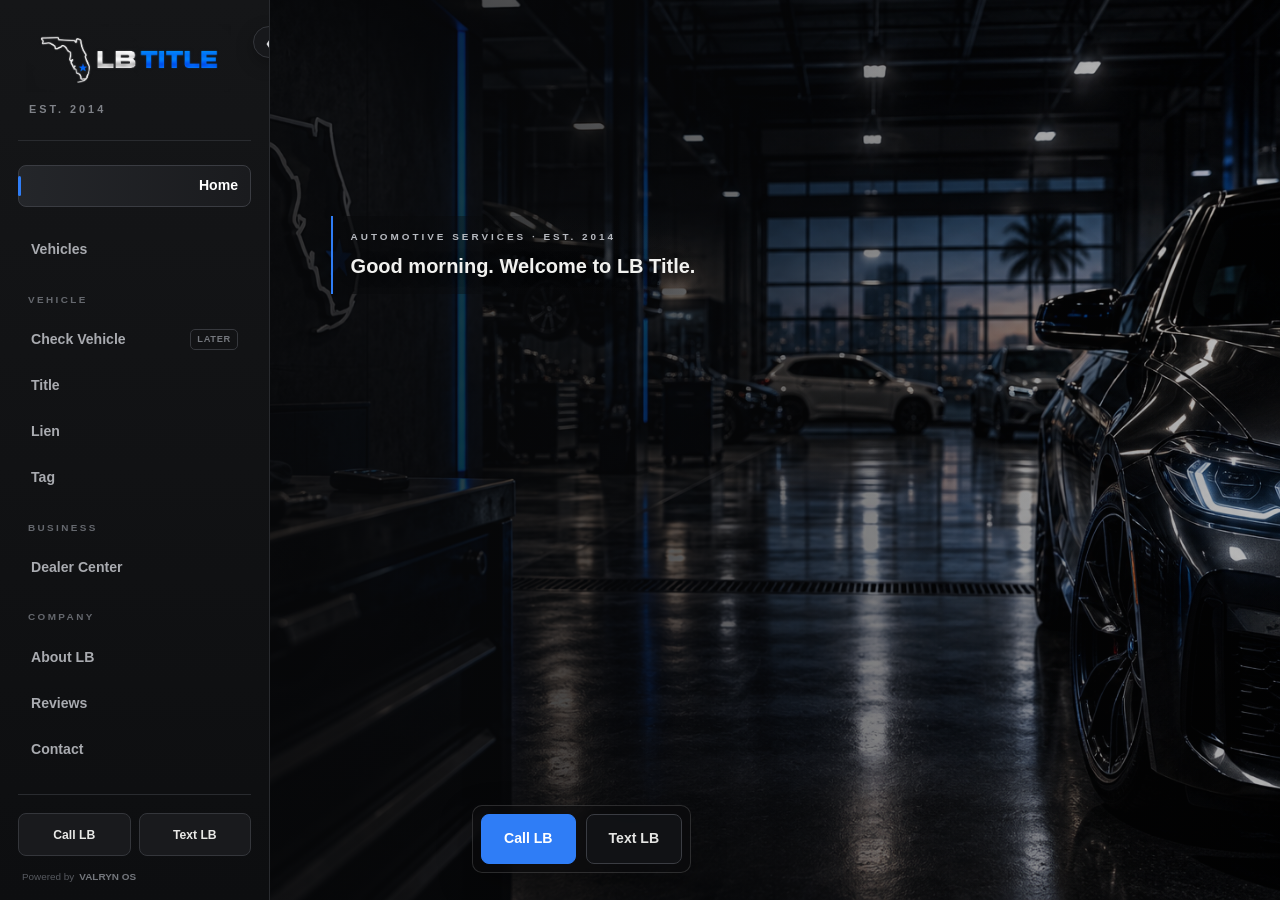
<file: index.html>
<!DOCTYPE html>
<html lang="en">

<head>

  <meta charset="UTF-8">

  <meta
    name="viewport"
    content="width=device-width, initial-scale=1.0"
  >

  <title>
    LB Title | Automotive Services
  </title>

  <meta
    name="description"
    content="LB Title provides automotive title, lien, tag and dealer services."
  >

  <link
    rel="stylesheet"
    href="assets/css/style.css"
  >

  <link rel="stylesheet" href="assets/css/vehicles.css">
</head>


<body class="lb-shell-page">


  <div
    class="lb-app"
    id="lb-room-shell"
  >


    <!-- ================================================
         SIDEBAR
         ================================================ -->

    <aside class="lb-sidebar">


      <!-- BRAND -->

      <div class="lb-sidebar-brand">

        <button
          class="lb-brand-button"
          type="button"
          data-room-target="home"
          aria-label="LB Title Home"
        >

          <img
            src="assets/images/lb-title-logo.png"
            alt="LB Title"
          >

        </button>

        <p>
          EST. 2014
        </p>

      </div>


      <!-- SIDEBAR TOGGLE -->

      <button
        class="lb-sidebar-toggle"
        type="button"
        aria-label="Collapse sidebar"
        aria-expanded="true"
        title="Collapse sidebar"
      >
        <span aria-hidden="true">‹</span>
      </button>


      <!-- NAVIGATION -->

      <nav
        class="lb-room-nav"
        aria-label="LB Title services"
      >


        <!-- HOME -->

        <div class="lb-nav-group">

          <button
            class="lb-room-link"
            type="button"
            data-room-target="home"
          >
            Home
          </button>

        </div>


        <div class="lb-nav-group">
          <button class="lb-room-link" type="button" data-room-target="vehicles">Vehicles</button>
        </div>
        <!-- VEHICLE -->

        <div class="lb-nav-group">

          <p class="lb-nav-label">
            Vehicle
          </p>


          <button
            class="lb-room-link"
            type="button"
            data-room-target="vehicle-check"
          >
            Check Vehicle

            <span>
              Later
            </span>
          </button>


          <button
            class="lb-room-link"
            type="button"
            data-room-target="title"
          >
            Title
          </button>


          <button
            class="lb-room-link"
            type="button"
            data-room-target="lien"
          >
            Lien
          </button>


          <button
            class="lb-room-link"
            type="button"
            data-room-target="tag"
          >
            Tag
          </button>

        </div>


        <!-- BUSINESS -->

        <div class="lb-nav-group">

          <p class="lb-nav-label">
            Business
          </p>


          <button
            class="lb-room-link"
            type="button"
            data-room-target="dealer"
          >
            Dealer Center
          </button>

        </div>


        <!-- COMPANY -->

        <div class="lb-nav-group">

          <p class="lb-nav-label">
            Company
          </p>


          <button
            class="lb-room-link"
            type="button"
            data-room-target="about"
          >
            About LB
          </button>


          <button
            class="lb-room-link"
            type="button"
            data-room-target="reviews"
          >
            Reviews
          </button>


          <button
            class="lb-room-link"
            type="button"
            data-room-target="contact"
          >
            Contact
          </button>

        </div>


      </nav>


      <!-- PERMANENT ACTIONS -->

      <div class="lb-sidebar-actions">

        <a href="tel:+13054826302">
          Call LB
        </a>

        <a href="sms:+13054826302">
          Text LB
        </a>

      </div>


      <div class="lb-sidebar-footer">

        <span>
          Powered by
        </span>

        <strong>
          VALRYN OS
        </strong>

      </div>


    </aside>



    <!-- ================================================
         WORKSPACE
         ================================================ -->

    <main class="lb-workspace">


      <!-- ==============================================
           HOME ROOM
           ============================================== -->

      <section
        class="lb-room room-home"
        data-room="home"
      >

        <div class="room-shade"></div>


        <div class="room-content">

          <div
            class="room-message"
            data-room-message="home"
            aria-live="polite"
          >
            <p class="room-eyebrow">
              AUTOMOTIVE SERVICES · EST. 2014
            </p>

            <p class="room-dynamic-copy">
              Welcome to LB Title.
            </p>
          </div>


<div class="room-actions">

            <a
              class="room-button primary"
              href="tel:+13054826302"
            >
              Call LB
            </a>

            <a
              class="room-button secondary"
              href="sms:+13054826302"
            >
              Text LB
            </a>

          </div>


        </div>

      </section>



      <!-- ==============================================
           TITLE ROOM
           ============================================== -->

      <section
        class="lb-room room-title"
        data-room="title"
        hidden
      >

        <div class="room-shade"></div>


        <div class="room-content">

          <div
            class="room-message"
            data-room-message="title"
            aria-live="polite"
          >
            <p class="room-eyebrow">
              VEHICLE · TITLE
            </p>

            <p class="room-dynamic-copy">
              Title help starts here.
            </p>
          </div>


          <div class="room-tags">

            <span>
              Title Transfer
            </span>

            <span>
              Duplicate Title
            </span>

            <span>
              Rebuild
            </span>

          </div>


          <div class="room-actions">

            <a
              class="room-button primary"
              href="intake/title.html"
            >
              Start Title Request
            </a>


            <a
              class="room-button secondary"
              href="sms:+13054826302"
            >
              Ask LB
            </a>

          </div>


        </div>

      </section>



      <!-- ==============================================
           LIEN ROOM
           ============================================== -->

      <section
        class="lb-room room-lien"
        data-room="lien"
        hidden
      >

        <div class="room-shade"></div>


        <div class="room-content">

          <div
            class="room-message"
            data-room-message="lien"
            aria-live="polite"
          >
            <p class="room-eyebrow">
              VEHICLE · LIEN
            </p>

            <p class="room-dynamic-copy">
              Lien help starts here.
            </p>
          </div>


          <div class="room-tags">

            <span>
              Mechanical Lien
            </span>

            <span>
              Tow Lien
            </span>

          </div>


          <div class="room-actions">

            <a
              class="room-button primary"
              href="intake/lien.html"
            >
              Start Lien Request
            </a>


            <a
              class="room-button secondary"
              href="tel:+13054826302"
            >
              Call LB
            </a>

          </div>


        </div>

      </section>



      <!-- ==============================================
           TAG ROOM
           ============================================== -->

      <section
        class="lb-room room-tag"
        data-room="tag"
        hidden
      >

        <div class="room-shade"></div>


        <div class="room-content">

          <div
            class="room-message"
            data-room-message="tag"
            aria-live="polite"
          >
            <p class="room-eyebrow">
              VEHICLE · TAG
            </p>

            <p class="room-dynamic-copy">
              Tag help starts here.
            </p>
          </div>


          <div class="room-tags">

            <span>
              Transport Tag
            </span>

            <span>
              Paper Tag
            </span>

            <span>
              Tag Transfer
            </span>

          </div>


          <div class="room-actions">

            <a
              class="room-button primary"
              href="intake/tag.html"
            >
              Start Tag Request
            </a>

          </div>


        </div>

      </section>



      <!-- ==============================================
           DEALER ROOM
           ============================================== -->

      <section
        class="lb-room room-dealer"
        data-room="dealer"
        hidden
      >

        <div class="room-shade"></div>


        <div class="room-content">

          <div
            class="room-message"
            data-room-message="dealer"
            aria-live="polite"
          >
            <p class="room-eyebrow">
              BUSINESS · DEALER CENTER
            </p>

            <p class="room-dynamic-copy">
              Dealer support starts here.
            </p>
          </div>


          <div class="room-tags">

            <span>
              Dealer License
            </span>

            <span>
              Business Registration
            </span>

            <span>
              Rebuild Inspection
            </span>

            <span>
              Dealer Class
            </span>

          </div>


          <div class="room-actions">

            <a
              class="room-button primary"
              href="dealer/index.html"
            >
              Enter Dealer Center
            </a>

          </div>


        </div>

      </section>



      <!-- ==============================================
           VEHICLE CHECK ROOM
           ============================================== -->

      <section
        class="lb-room room-vehicle-check"
        data-room="vehicle-check"
        hidden
      >

        <div class="room-shade"></div>


        <div class="room-content">

          <div
            class="room-message"
            data-room-message="vehicle-check"
            aria-live="polite"
          >
            <p class="room-eyebrow">
              VEHICLE · CHECK
            </p>

            <p class="room-dynamic-copy">
              Vehicle intelligence is being prepared.
            </p>
          </div>


          <div class="room-status">
            Provider integration not yet live.
          </div>


          <div class="room-actions">

            <button
              class="room-button secondary"
              type="button"
              data-room-target="home"
            >
              Back Home
            </button>

          </div>


        </div>

      </section>



      <!-- ==============================================
           ABOUT ROOM
           ============================================== -->

      <section
        class="lb-room room-about"
        data-room="about"
        hidden
      >

        <div class="room-shade"></div>


        <div class="room-content">

          <div
            class="room-message"
            data-room-message="about"
            aria-live="polite"
          >
            <p class="room-eyebrow">
              COMPANY · ABOUT LB
            </p>

            <p class="room-dynamic-copy">
              Built around people, vehicles and solutions.
            </p>
          </div>


          <p class="room-copy">
            Established in 2014, LB Title
            helps vehicle owners and automotive
            businesses navigate title, lien,
            tag and related automotive paperwork.
          </p>


          <div class="room-actions">

            <a
              class="room-button primary"
              href="tel:+13054826302"
            >
              Talk to LB
            </a>

          </div>


        </div>

      </section>



      <!-- ==============================================
           REVIEWS ROOM
           ============================================== -->

      <section
        class="lb-room room-reviews"
        data-room="reviews"
        hidden
      >

        <div class="room-shade"></div>


        <div class="room-content">

          <div
            class="room-message"
            data-room-message="reviews"
            aria-live="polite"
          >
            <p class="room-eyebrow">
              COMPANY · REVIEWS
            </p>

            <p class="room-dynamic-copy">
              Real feedback. Built over time.
            </p>
          </div>


          <div
            class="approved-reviews"
            id="approved-reviews"
            aria-label="Approved customer reviews"
            hidden
          >
            <div
              class="approved-reviews-list"
              id="approved-reviews-list"
            ></div>
          </div>


          <div class="review-room-controls">

            <div class="room-status">
              No fabricated testimonials.
            </div>

            <a
              class="room-button primary review-action"
              href="intake/review.html"
            >
              Leave a Review
            </a>

          </div>


        </div>

      </section>



      <!-- ==============================================
           CONTACT ROOM
           ============================================== -->

      <section
        class="lb-room room-contact"
        data-room="contact"
        hidden
      >

        <div class="room-shade"></div>


        <div class="room-content">


          <div
            class="room-message"
            data-room-message="contact"
            aria-live="polite"
          >
            <p class="room-eyebrow">
              CONTACT LB TITLE
            </p>

            <p class="room-dynamic-copy">
              We're here when you need us.
            </p>
          </div>


          <div class="room-actions">

            <a
              class="room-button primary"
              href="tel:+13054826302"
            >
              Call (305) 482-6302
            </a>


            <a
              class="room-button secondary"
              href="sms:+13054826302"
            >
              Text LB
            </a>


            <a
              class="room-button secondary"
              href="mailto:lbtitle01@gmail.com"
            >
              Email LB
            </a>

          </div>


        </div>

      </section>


      <section class="lb-room room-vehicles" data-room="vehicles" hidden>
        <div class="vehicle-room-content">
          <h1>Vehicles</h1>
          <p>All inquiries go through Low Budget Auto Sale. Call to confirm availability. No reservation or purchase guarantee.</p>
          <div class="vehicle-actions"><a href="tel:+13054826302">Call LB</a><a href="sms:+13054826302">Text LB</a><button id="vehicle-refresh" type="button">Refresh inventory</button></div>
          <p id="vehicle-state" role="status" aria-live="polite">Loading inventory…</p>
          <div id="vehicle-grid" class="vehicle-grid"></div>
          <section id="vehicle-detail" class="vehicle-detail" aria-label="Vehicle details" hidden></section>
          <section id="vehicle-local" hidden><p class="vehicle-local-note">LOCAL SYNTHETIC TEST ONLY. No real vehicles, personal data or documents. Community listing and finding services are not activated.</p><div class="vehicle-actions"><button id="open-finding" type="button">Find Me a Car — local test</button><button id="open-community" type="button">Sell Your Car — local test</button></div><div id="vehicle-request"></div></section>
        </div>
      </section>
    </main>


  </div>


  <script src="assets/js/main.js"></script>
  <script type="module" src="assets/js/vehicles.mjs"></script>


</body>

</html>
</file>
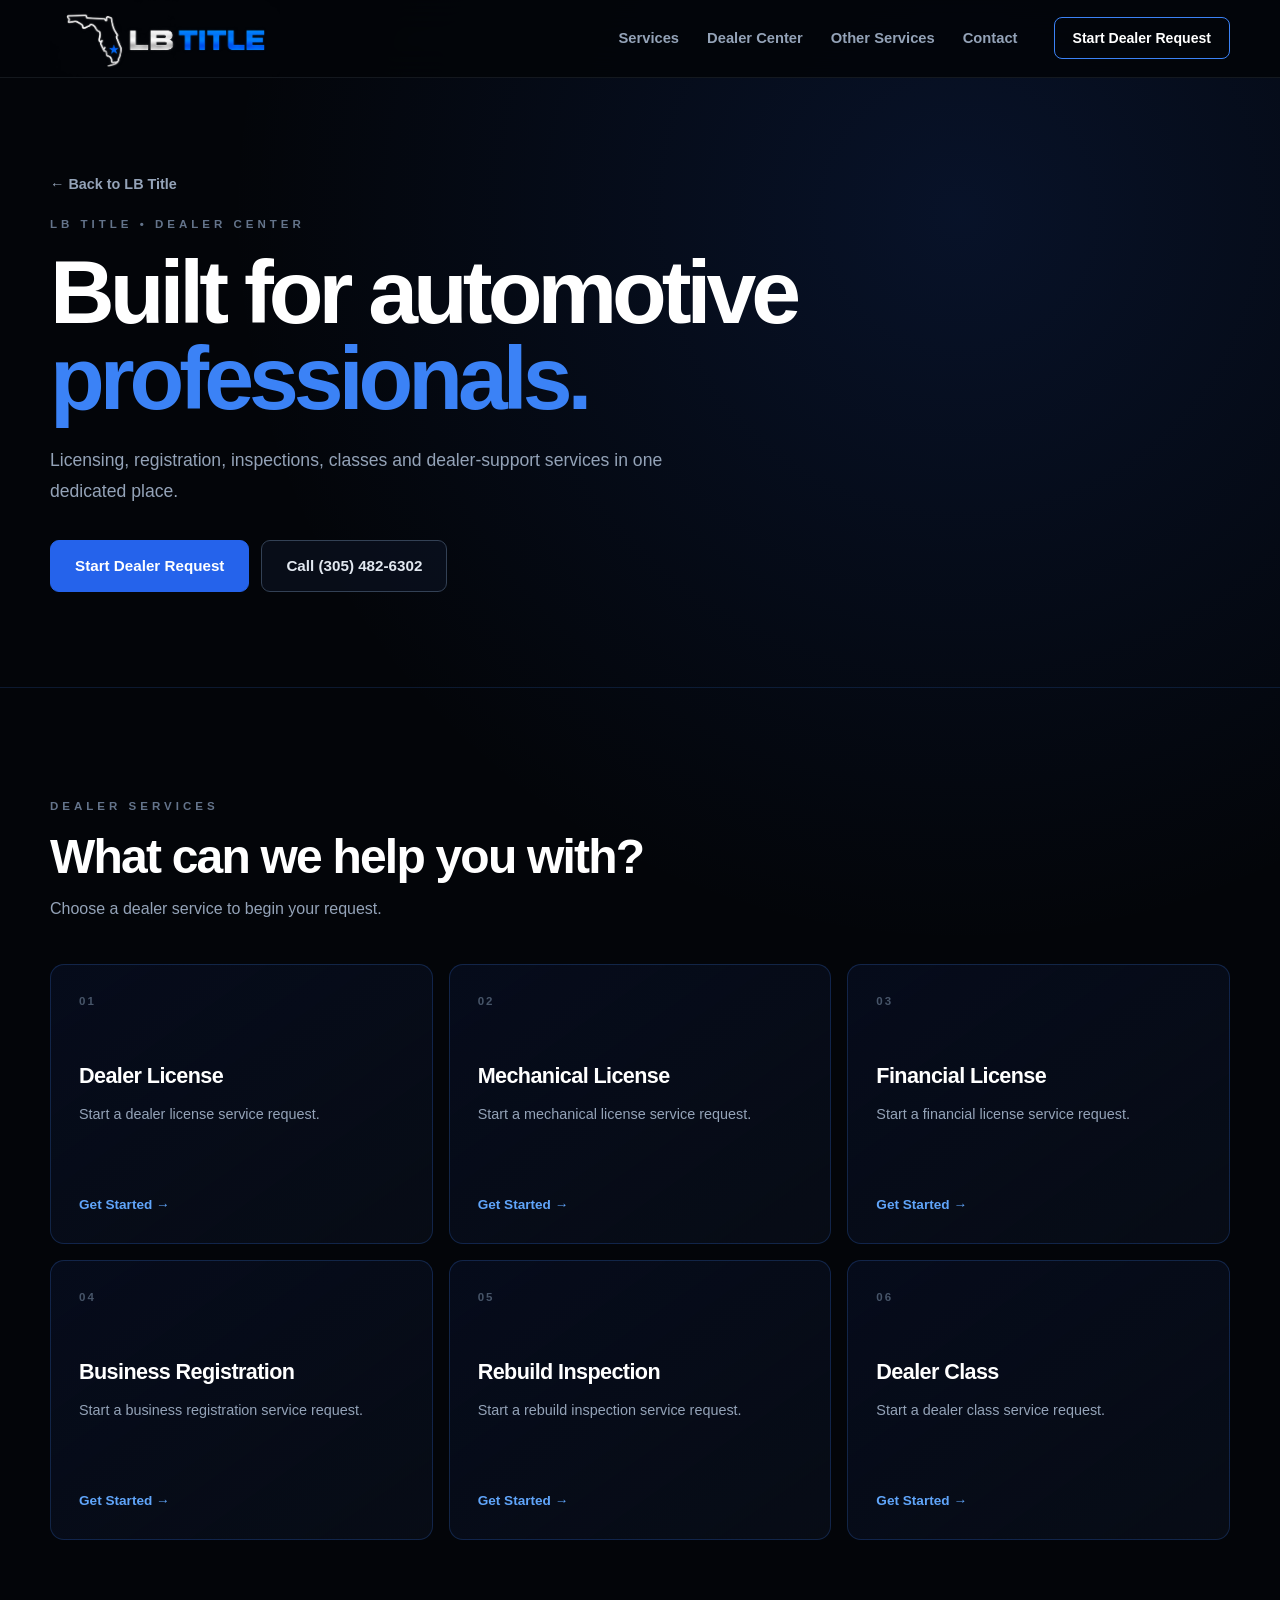
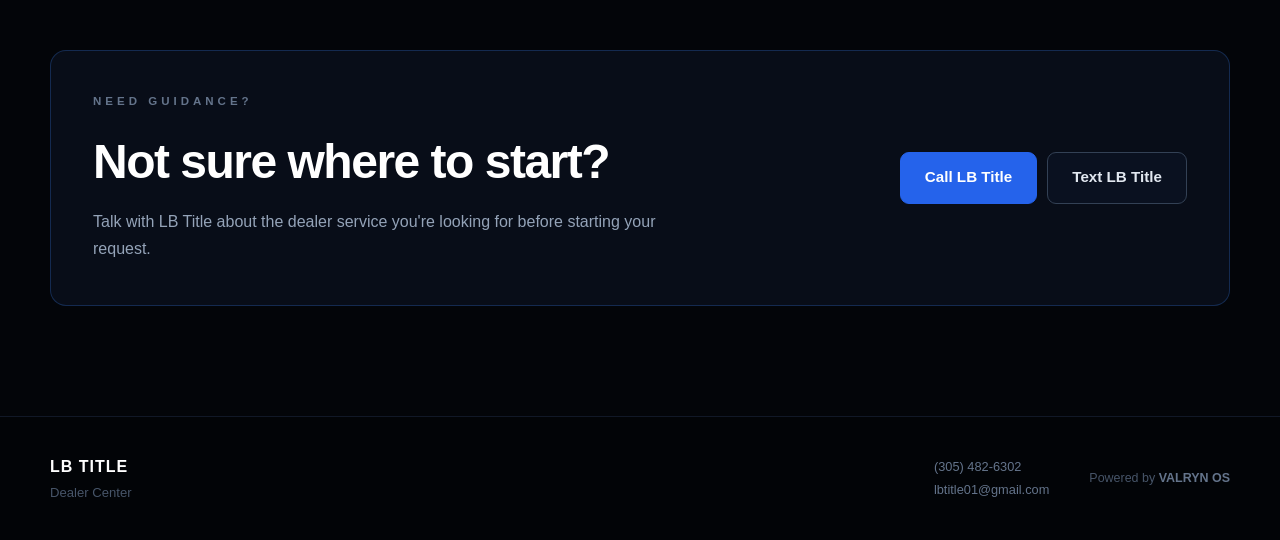
<file: dealer/index.html>
<!DOCTYPE html>
<html lang="en">
<head>
  <meta charset="UTF-8">
  <meta name="viewport" content="width=device-width, initial-scale=1.0">

  <title>Dealer Center | LB Title</title>

  <meta
    name="description"
    content="LB Title Dealer Center provides licensing, registration, inspection and dealer-support services."
  >

  <link rel="stylesheet" href="../assets/css/style.css">
</head>

<body class="dealer-center-page">

  <header class="site-header">
    <div class="container nav">

      <a class="logo" href="../index.html" aria-label="LB Title home">
        <img
          src="../assets/images/lb-title-logo.png"
          alt="LB Title"
          class="site-logo"
        >
      </a>

      <nav class="main-nav" aria-label="Main navigation">
        <a href="../index.html#services">Services</a>
        <a href="index.html">Dealer Center</a>
        <a href="../index.html#other-services">Other Services</a>
        <a href="../index.html#contact">Contact</a>
      </nav>

      <a class="nav-action" href="../intake/dealer.html">
        Start Dealer Request
      </a>

    </div>
  </header>


  <main>

    <!-- DEALER HERO -->
    <section class="dealer-hero">

      <div class="container">

        <a class="back-link" href="../index.html#services">
          ← Back to LB Title
        </a>

        <p class="eyebrow">
          LB Title • Dealer Center
        </p>

        <h1>
          Built for automotive
          <span>professionals.</span>
        </h1>

        <p class="dealer-hero-copy">
          Licensing, registration, inspections, classes and
          dealer-support services in one dedicated place.
        </p>

        <div class="hero-actions">

          <a
            class="button primary"
            href="../intake/dealer.html"
          >
            Start Dealer Request
          </a>

          <a
            class="button secondary"
            href="tel:+13054826302"
          >
            Call (305) 482-6302
          </a>

        </div>

      </div>

    </section>


    <!-- DEALER SERVICES -->
    <section class="dealer-services">

      <div class="container">

        <div class="section-heading">

          <p class="eyebrow">
            Dealer Services
          </p>

          <h2>
            What can we help you with?
          </h2>

          <p>
            Choose a dealer service to begin your request.
          </p>

        </div>


        <div class="dealer-service-grid">


          <a
            class="dealer-service-card"
            href="../intake/dealer.html?service=dealer-license"
          >

            <span class="dealer-service-number">
              01
            </span>

            <h3>
              Dealer License
            </h3>

            <p>
              Start a dealer license service request.
            </p>

            <strong>
              Get Started →
            </strong>

          </a>


          <a
            class="dealer-service-card"
            href="../intake/dealer.html?service=mechanical-license"
          >

            <span class="dealer-service-number">
              02
            </span>

            <h3>
              Mechanical License
            </h3>

            <p>
              Start a mechanical license service request.
            </p>

            <strong>
              Get Started →
            </strong>

          </a>


          <a
            class="dealer-service-card"
            href="../intake/dealer.html?service=financial-license"
          >

            <span class="dealer-service-number">
              03
            </span>

            <h3>
              Financial License
            </h3>

            <p>
              Start a financial license service request.
            </p>

            <strong>
              Get Started →
            </strong>

          </a>


          <a
            class="dealer-service-card"
            href="../intake/dealer.html?service=business-registration"
          >

            <span class="dealer-service-number">
              04
            </span>

            <h3>
              Business Registration
            </h3>

            <p>
              Start a business registration service request.
            </p>

            <strong>
              Get Started →
            </strong>

          </a>


          <a
            class="dealer-service-card"
            href="../intake/dealer.html?service=rebuild-inspection"
          >

            <span class="dealer-service-number">
              05
            </span>

            <h3>
              Rebuild Inspection
            </h3>

            <p>
              Start a rebuild inspection service request.
            </p>

            <strong>
              Get Started →
            </strong>

          </a>


          <a
            class="dealer-service-card"
            href="../intake/dealer.html?service=dealer-class"
          >

            <span class="dealer-service-number">
              06
            </span>

            <h3>
              Dealer Class
            </h3>

            <p>
              Start a dealer class service request.
            </p>

            <strong>
              Get Started →
            </strong>

          </a>

        </div>

      </div>

    </section>


    <!-- DEALER CONTACT -->
    <section class="dealer-contact">

      <div class="container dealer-contact-panel">

        <div>

          <p class="eyebrow">
            Need Guidance?
          </p>

          <h2>
            Not sure where to start?
          </h2>

          <p>
            Talk with LB Title about the dealer service
            you're looking for before starting your request.
          </p>

        </div>


        <div class="dealer-contact-actions">

          <a
            class="button primary"
            href="tel:+13054826302"
          >
            Call LB Title
          </a>

          <a
            class="button secondary"
            href="sms:+13054826302"
          >
            Text LB Title
          </a>

        </div>

      </div>

    </section>

  </main>


  <footer class="site-footer">

    <div class="container footer-content">

      <div class="footer-brand">
        <strong>LB TITLE</strong>
        <p>Dealer Center</p>
      </div>


      <div class="footer-contact">

        <a href="tel:+13054826302">
          (305) 482-6302
        </a>

        <a href="mailto:lbtitle01@gmail.com">
          lbtitle01@gmail.com
        </a>

      </div>


      <div class="powered-by">
        Powered by <strong>VALRYN OS</strong>
      </div>

    </div>

  </footer>


  <script src="../assets/js/main.js"></script>

</body>
</html>
</file>
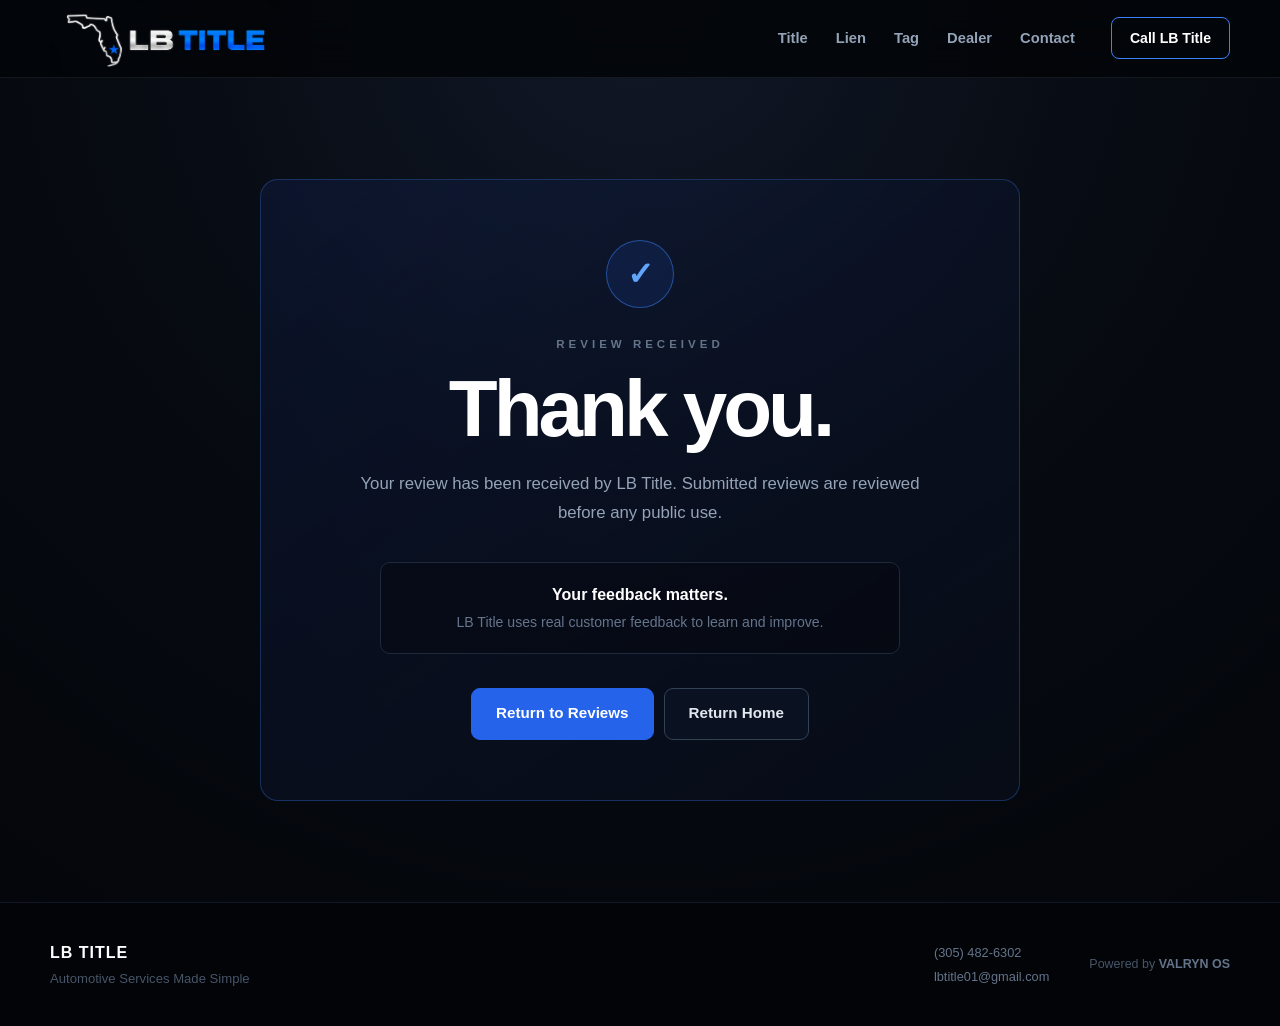
<file: review-success.html>
<!DOCTYPE html>
<html lang="en">

<head>

  <meta charset="UTF-8">

  <meta
    name="viewport"
    content="width=device-width, initial-scale=1.0"
  >

  <title>Review Received | LB Title</title>

  <meta
    name="description"
    content="Your review has been received by LB Title."
  >

  <link
    rel="stylesheet"
    href="assets/css/style.css"
  >

</head>


<body>

  <header class="site-header">

    <div class="container nav">

      <a
        class="logo"
        href="index.html#reviews"
        aria-label="LB Title reviews"
      >
        <img
          src="assets/images/lb-title-logo.png"
          alt="LB Title"
          class="site-logo"
        >
      </a>


      <nav
        class="main-nav"
        aria-label="Main navigation"
      >
        <a href="index.html#title">Title</a>
        <a href="index.html#lien">Lien</a>
        <a href="index.html#tag">Tag</a>
        <a href="index.html#dealer">Dealer</a>
        <a href="index.html#contact">Contact</a>
      </nav>


      <a
        class="nav-action"
        href="tel:+13054826302"
      >
        Call LB Title
      </a>

    </div>

  </header>


  <main class="success-page">

    <section class="success-section">

      <div class="container">

        <div class="success-card">

          <div
            class="success-check"
            aria-hidden="true"
          >
            ✓
          </div>


          <p class="eyebrow">
            Review Received
          </p>


          <h1>
            Thank you.
          </h1>


          <p class="success-copy">
            Your review has been received by LB Title.
            Submitted reviews are reviewed before
            any public use.
          </p>


          <div class="success-note">

            <strong>
              Your feedback matters.
            </strong>

            <p>
              LB Title uses real customer feedback
              to learn and improve.
            </p>

          </div>


          <div class="success-actions">

            <a
              class="button primary"
              href="index.html#reviews"
            >
              Return to Reviews
            </a>

            <a
              class="button secondary"
              href="index.html"
            >
              Return Home
            </a>

          </div>

        </div>

      </div>

    </section>

  </main>


  <footer class="site-footer">

    <div class="container footer-content">

      <div class="footer-brand">

        <strong>
          LB TITLE
        </strong>

        <p>
          Automotive Services Made Simple
        </p>

      </div>


      <div class="footer-contact">

        <a href="tel:+13054826302">
          (305) 482-6302
        </a>

        <a href="mailto:lbtitle01@gmail.com">
          lbtitle01@gmail.com
        </a>

      </div>


      <div class="powered-by">
        Powered by
        <strong>
          VALRYN OS
        </strong>
      </div>

    </div>

  </footer>

</body>

</html>
</file>
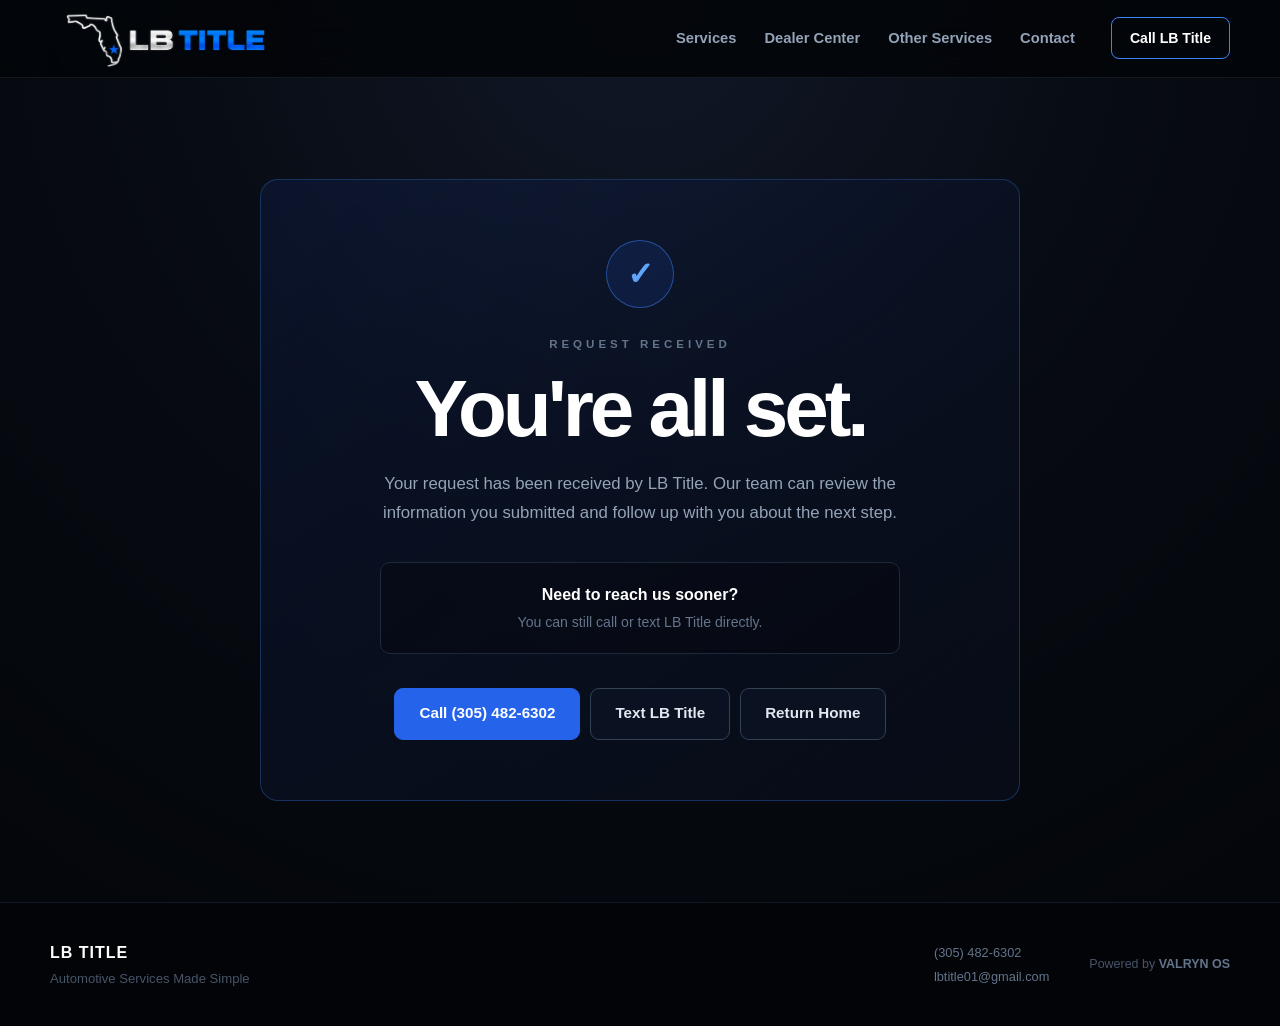
<file: success.html>
<!DOCTYPE html>
<html lang="en">
<head>
  <meta charset="UTF-8">
  <meta name="viewport" content="width=device-width, initial-scale=1.0">

  <title>Request Received | LB Title</title>

  <meta
    name="description"
    content="Your LB Title service request has been received."
  >

  <link rel="stylesheet" href="assets/css/style.css">
</head>

<body>

  <header class="site-header">
    <div class="container nav">

      <a class="logo" href="index.html" aria-label="LB Title home">
        <img
          src="assets/images/lb-title-logo.png"
          alt="LB Title"
          class="site-logo"
        >
      </a>

      <nav class="main-nav" aria-label="Main navigation">
        <a href="index.html#services">Services</a>
        <a href="dealer/index.html">Dealer Center</a>
        <a href="index.html#other-services">Other Services</a>
        <a href="index.html#contact">Contact</a>
      </nav>

      <a class="nav-action" href="tel:+13054826302">
        Call LB Title
      </a>

    </div>
  </header>


  <main class="success-page">

    <section class="success-section">

      <div class="container">

        <div class="success-card">

          <div class="success-check" aria-hidden="true">
            ✓
          </div>

          <p class="eyebrow">
            Request Received
          </p>

          <h1>
            You're all set.
          </h1>

          <p class="success-copy">
            Your request has been received by LB Title.
            Our team can review the information you submitted
            and follow up with you about the next step.
          </p>


          <div class="success-note">

            <strong>
              Need to reach us sooner?
            </strong>

            <p>
              You can still call or text LB Title directly.
            </p>

          </div>


          <div class="success-actions">

            <a
              class="button primary"
              href="tel:+13054826302"
            >
              Call (305) 482-6302
            </a>

            <a
              class="button secondary"
              href="sms:+13054826302"
            >
              Text LB Title
            </a>

            <a
              class="button secondary"
              href="index.html"
            >
              Return Home
            </a>

          </div>

        </div>

      </div>

    </section>

  </main>


  <footer class="site-footer">

    <div class="container footer-content">

      <div class="footer-brand">
        <strong>LB TITLE</strong>
        <p>Automotive Services Made Simple</p>
      </div>


      <div class="footer-contact">

        <a href="tel:+13054826302">
          (305) 482-6302
        </a>

        <a href="mailto:lbtitle01@gmail.com">
          lbtitle01@gmail.com
        </a>

      </div>


      <div class="powered-by">
        Powered by <strong>VALRYN OS</strong>
      </div>

    </div>

  </footer>

</body>
</html>
</file>
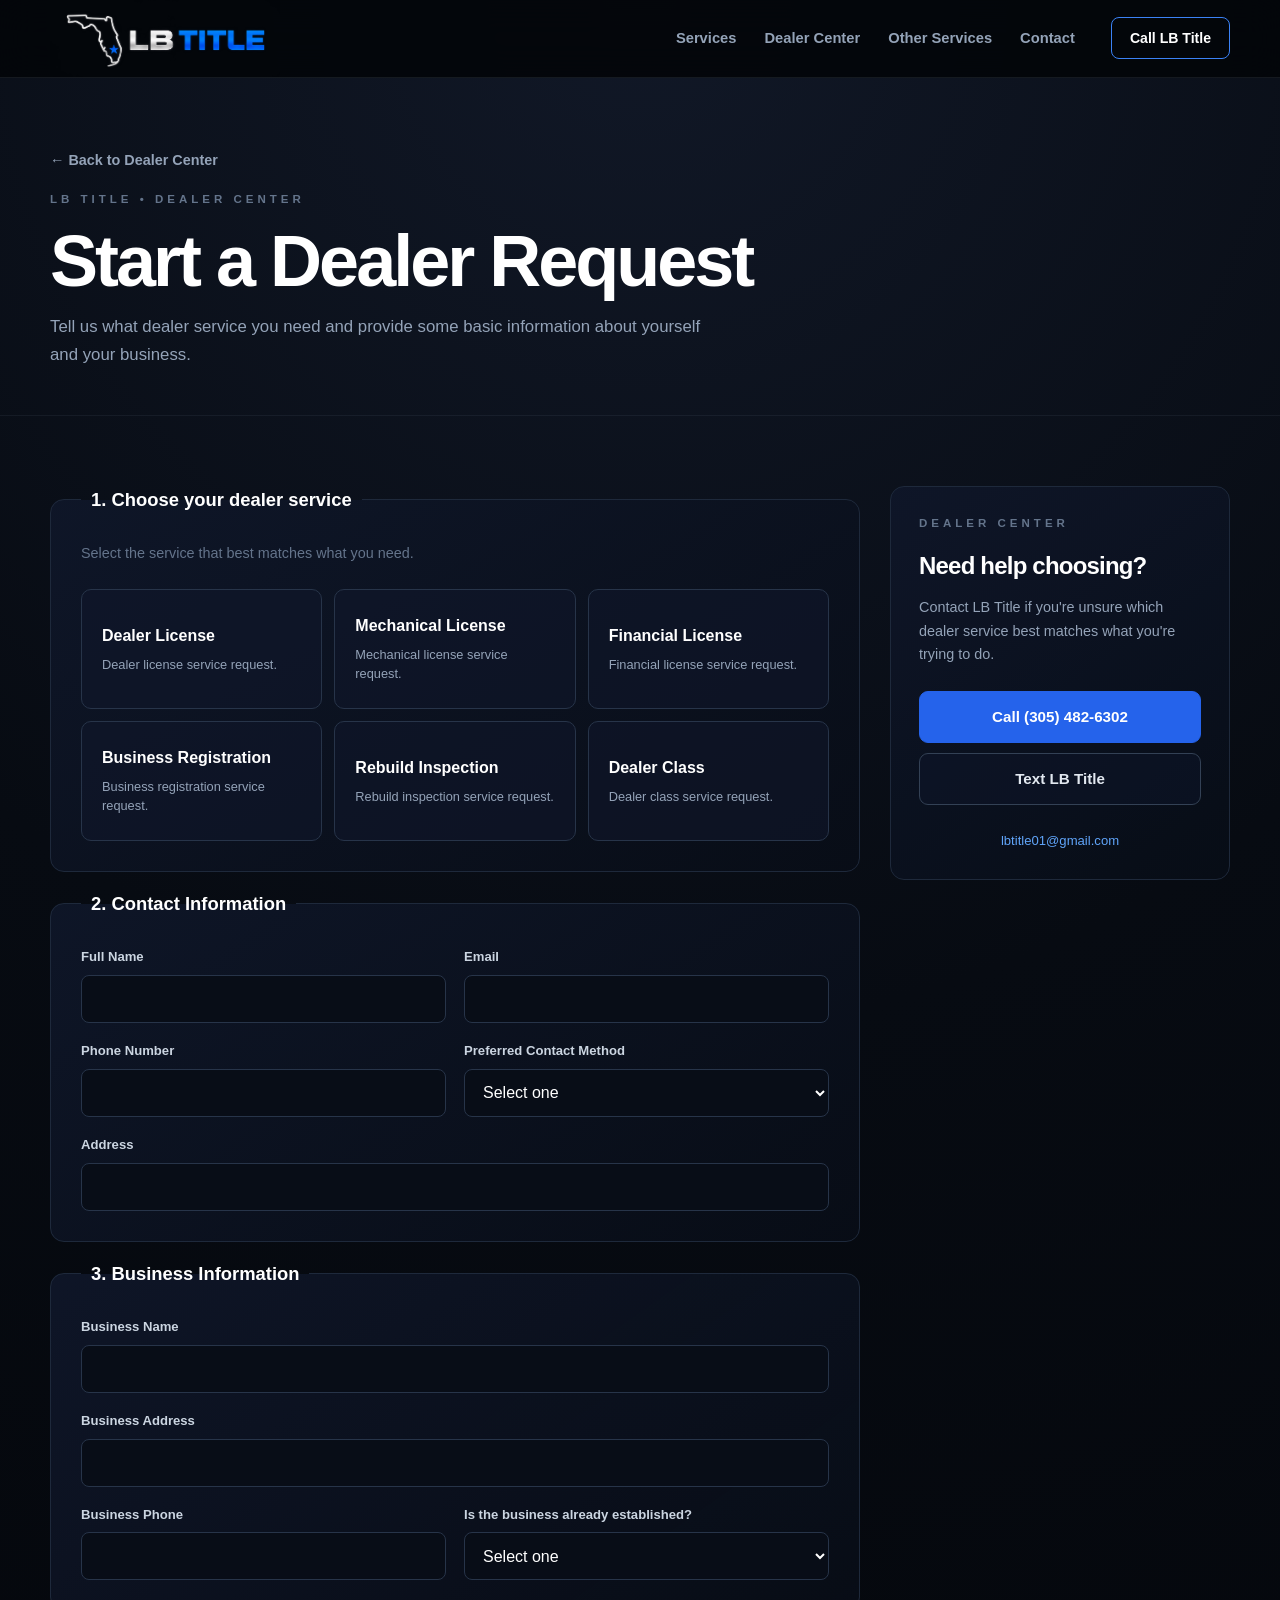
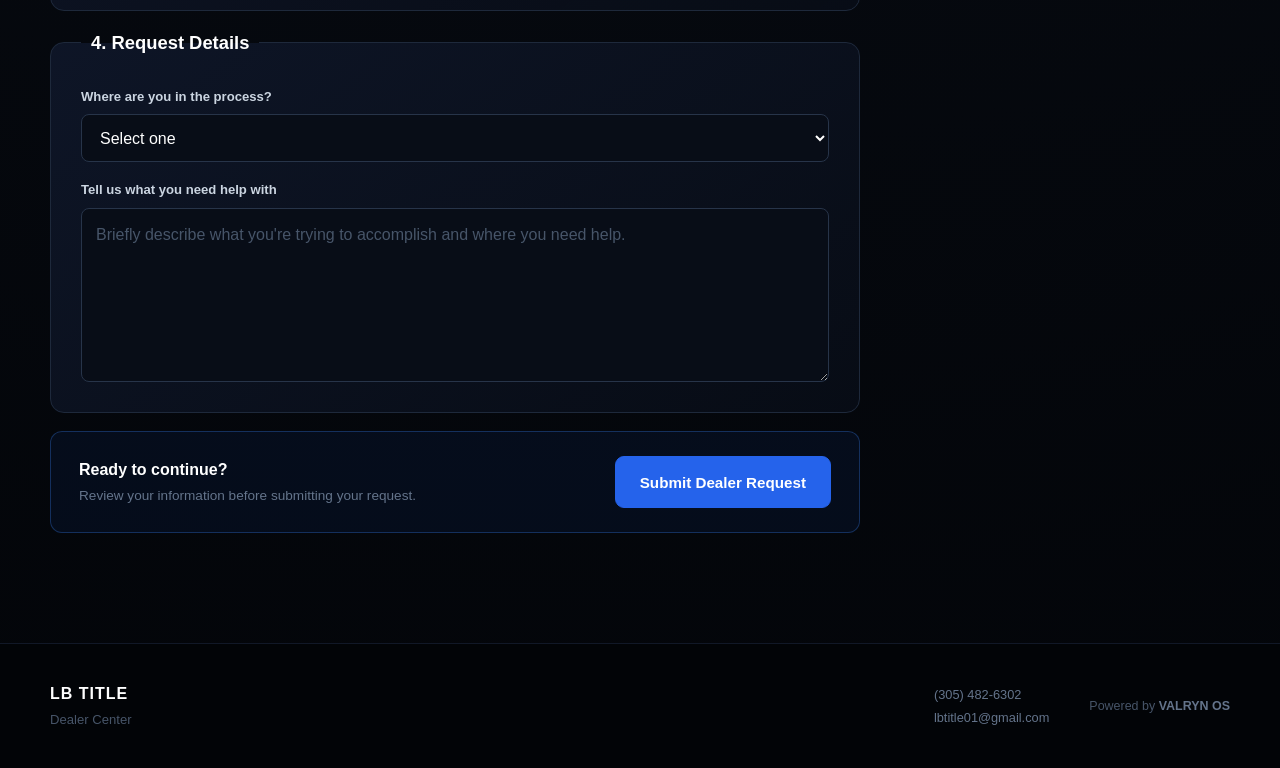
<file: intake/dealer.html>
<!DOCTYPE html>
<html lang="en">
<head>
  <meta charset="UTF-8">
  <meta name="viewport" content="width=device-width, initial-scale=1.0">

  <title>Dealer Request | LB Title</title>

  <meta
    name="description"
    content="Start a dealer service request with the LB Title Dealer Center."
  >

  <link rel="stylesheet" href="../assets/css/style.css">
</head>

<body>

  <header class="site-header">
    <div class="container nav">

      <a class="logo" href="../index.html" aria-label="LB Title home">
        <img
          src="../assets/images/lb-title-logo.png"
          alt="LB Title"
          class="site-logo"
        >
      </a>

      <nav class="main-nav" aria-label="Main navigation">
        <a href="../index.html#services">Services</a>
        <a href="../dealer/index.html">Dealer Center</a>
        <a href="../index.html#other-services">Other Services</a>
        <a href="../index.html#contact">Contact</a>
      </nav>

      <a class="nav-action" href="tel:+13054826302">
        Call LB Title
      </a>

    </div>
  </header>


  <main>

    <!-- HERO -->
    <section class="intake-hero">

      <div class="container">

        <a class="back-link" href="../dealer/index.html">
          ← Back to Dealer Center
        </a>

        <p class="eyebrow">
          LB Title • Dealer Center
        </p>

        <h1>
          Start a Dealer Request
        </h1>

        <p>
          Tell us what dealer service you need and provide
          some basic information about yourself and your business.
        </p>

      </div>

    </section>


    <!-- DEALER INTAKE -->
    <section class="intake-section">

      <div class="container intake-layout">

        <form
          class="intake-form"
          id="dealer-form"
          action="https://submit-form.com/Pg36aKa8d"
          method="POST"
        >

          <!-- FORMSPARK CONFIGURATION -->
          <input
            type="hidden"
            name="_redirect"
            value="https://lbtitle.co/success.html"
          >

          <input
            type="hidden"
            name="_append"
            value="false"
          >


          <!-- SERVICE -->
          <fieldset class="form-section">

            <legend>
              1. Choose your dealer service
            </legend>

            <p class="form-help">
              Select the service that best matches what you need.
            </p>


            <div class="dealer-choice-grid">

              <label class="service-choice">

                <input
                  type="radio"
                  name="dealer_service"
                  value="dealer-license"
                  required
                >

                <span>
                  <strong>Dealer License</strong>

                  <small>
                    Dealer license service request.
                  </small>
                </span>

              </label>


              <label class="service-choice">

                <input
                  type="radio"
                  name="dealer_service"
                  value="mechanical-license"
                  required
                >

                <span>
                  <strong>Mechanical License</strong>

                  <small>
                    Mechanical license service request.
                  </small>
                </span>

              </label>


              <label class="service-choice">

                <input
                  type="radio"
                  name="dealer_service"
                  value="financial-license"
                  required
                >

                <span>
                  <strong>Financial License</strong>

                  <small>
                    Financial license service request.
                  </small>
                </span>

              </label>


              <label class="service-choice">

                <input
                  type="radio"
                  name="dealer_service"
                  value="business-registration"
                  required
                >

                <span>
                  <strong>Business Registration</strong>

                  <small>
                    Business registration service request.
                  </small>
                </span>

              </label>


              <label class="service-choice">

                <input
                  type="radio"
                  name="dealer_service"
                  value="rebuild-inspection"
                  required
                >

                <span>
                  <strong>Rebuild Inspection</strong>

                  <small>
                    Rebuild inspection service request.
                  </small>
                </span>

              </label>


              <label class="service-choice">

                <input
                  type="radio"
                  name="dealer_service"
                  value="dealer-class"
                  required
                >

                <span>
                  <strong>Dealer Class</strong>

                  <small>
                    Dealer class service request.
                  </small>
                </span>

              </label>

            </div>

          </fieldset>


          <!-- CONTACT -->
          <fieldset class="form-section">

            <legend>
              2. Contact Information
            </legend>


            <div class="form-grid">

              <div class="form-field">

                <label for="dealer-name">
                  Full Name
                </label>

                <input
                  id="dealer-name"
                  name="customer_name"
                  type="text"
                  autocomplete="name"
                  required
                >

              </div>


              <div class="form-field">

                <label for="dealer-email">
                  Email
                </label>

                <input
                  id="dealer-email"
                  name="customer_email"
                  type="email"
                  autocomplete="email"
                  required
                >

              </div>


              <div class="form-field">

                <label for="dealer-phone">
                  Phone Number
                </label>

                <input
                  id="dealer-phone"
                  name="customer_phone"
                  type="tel"
                  autocomplete="tel"
                  required
                >

              </div>


              <div class="form-field">

                <label for="preferred-contact">
                  Preferred Contact Method
                </label>

                <select
                  id="preferred-contact"
                  name="preferred_contact"
                  required
                >
                  <option value="">
                    Select one
                  </option>

                  <option value="call">
                    Call
                  </option>

                  <option value="text">
                    Text
                  </option>

                  <option value="email">
                    Email
                  </option>
                </select>

              </div>


              <div class="form-field form-field-full">

                <label for="dealer-address">
                  Address
                </label>

                <input
                  id="dealer-address"
                  name="customer_address"
                  type="text"
                  autocomplete="street-address"
                  required
                >

              </div>

            </div>

          </fieldset>


          <!-- BUSINESS -->
          <fieldset class="form-section">

            <legend>
              3. Business Information
            </legend>


            <div class="form-grid">

              <div class="form-field form-field-full">

                <label for="dealer-business-name">
                  Business Name
                </label>

                <input
                  id="dealer-business-name"
                  name="business_name"
                  type="text"
                  autocomplete="organization"
                  required
                >

              </div>


              <div class="form-field form-field-full">

                <label for="dealer-business-address">
                  Business Address
                </label>

                <input
                  id="dealer-business-address"
                  name="business_address"
                  type="text"
                  required
                >

              </div>


              <div class="form-field">

                <label for="business-phone">
                  Business Phone
                </label>

                <input
                  id="business-phone"
                  name="business_phone"
                  type="tel"
                  required
                >

              </div>


              <div class="form-field">

                <label for="business-established">
                  Is the business already established?
                </label>

                <select
                  id="business-established"
                  name="business_established"
                  required
                >
                  <option value="">
                    Select one
                  </option>

                  <option value="yes">
                    Yes
                  </option>

                  <option value="no">
                    No
                  </option>
                </select>

              </div>

            </div>

          </fieldset>


          <!-- REQUEST DETAILS -->
          <fieldset class="form-section">

            <legend>
              4. Request Details
            </legend>


            <div class="form-grid">

              <div class="form-field form-field-full">

                <label for="application-stage">
                  Where are you in the process?
                </label>

                <select
                  id="application-stage"
                  name="application_stage"
                  required
                >
                  <option value="">
                    Select one
                  </option>

                  <option value="new">
                    Starting New
                  </option>

                  <option value="existing">
                    Existing Application / Process
                  </option>

                  <option value="not-sure">
                    Not Sure
                  </option>
                </select>

              </div>


              <div class="form-field form-field-full">

                <label for="dealer-summary">
                  Tell us what you need help with
                </label>

                <textarea
                  id="dealer-summary"
                  name="summary"
                  rows="6"
                  placeholder="Briefly describe what you're trying to accomplish and where you need help."
                  required
                ></textarea>

              </div>

            </div>

          </fieldset>


          <!-- SUBMIT -->
          <div class="form-submit">

            <div>

              <strong>
                Ready to continue?
              </strong>

              <p>
                Review your information before submitting your request.
              </p>

            </div>


            <button
              type="submit"
              class="button primary"
            >
              Submit Dealer Request
            </button>

          </div>

        </form>


        <!-- HELP -->
        <aside class="intake-sidebar">

          <div class="sidebar-card">

            <p class="eyebrow">
              Dealer Center
            </p>

            <h2>
              Need help choosing?
            </h2>

            <p>
              Contact LB Title if you're unsure which dealer
              service best matches what you're trying to do.
            </p>


            <a
              class="button primary"
              href="tel:+13054826302"
            >
              Call (305) 482-6302
            </a>


            <a
              class="button secondary"
              href="sms:+13054826302"
            >
              Text LB Title
            </a>


            <a
              class="sidebar-email"
              href="mailto:lbtitle01@gmail.com"
            >
              lbtitle01@gmail.com
            </a>

          </div>

        </aside>

      </div>

    </section>

  </main>


  <footer class="site-footer">

    <div class="container footer-content">

      <div class="footer-brand">
        <strong>LB TITLE</strong>
        <p>Dealer Center</p>
      </div>


      <div class="footer-contact">

        <a href="tel:+13054826302">
          (305) 482-6302
        </a>

        <a href="mailto:lbtitle01@gmail.com">
          lbtitle01@gmail.com
        </a>

      </div>


      <div class="powered-by">
        Powered by <strong>VALRYN OS</strong>
      </div>

    </div>

  </footer>


  <script src="../assets/js/main.js"></script>

</body>
</html>
</file>
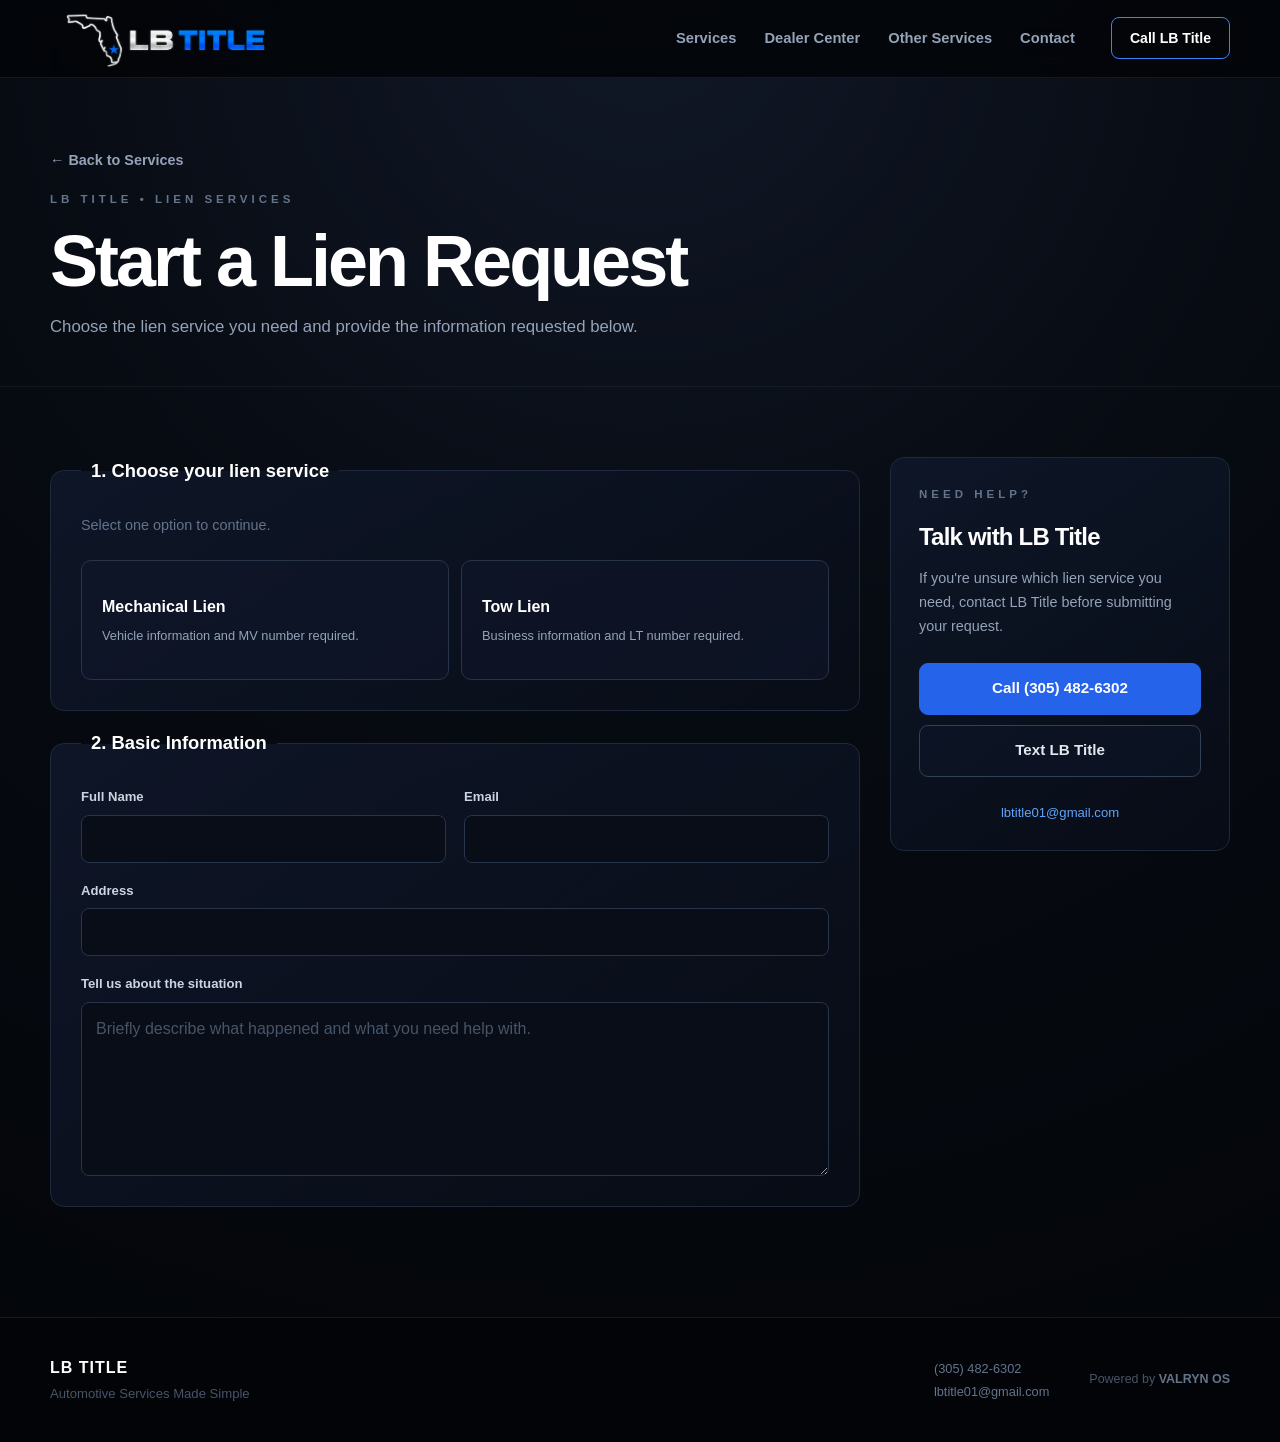
<file: intake/lien.html>
<!DOCTYPE html>
<html lang="en">
<head>
  <meta charset="UTF-8">
  <meta name="viewport" content="width=device-width, initial-scale=1.0">

  <title>Lien Services | LB Title</title>

  <meta
    name="description"
    content="Start a mechanical lien or tow lien service request with LB Title."
  >

  <link rel="stylesheet" href="../assets/css/style.css">
</head>

<body>

  <header class="site-header">
    <div class="container nav">

      <a class="logo" href="../index.html" aria-label="LB Title home">
        <img
          src="../assets/images/lb-title-logo.png"
          alt="LB Title"
          class="site-logo"
        >
      </a>

      <nav class="main-nav" aria-label="Main navigation">
        <a href="../index.html#services">Services</a>
        <a href="../dealer/index.html">Dealer Center</a>
        <a href="../index.html#other-services">Other Services</a>
        <a href="../index.html#contact">Contact</a>
      </nav>

      <a class="nav-action" href="tel:+13054826302">
        Call LB Title
      </a>

    </div>
  </header>


  <main>

    <section class="intake-hero">
      <div class="container">

        <a class="back-link" href="../index.html#services">
          ← Back to Services
        </a>

        <p class="eyebrow">
          LB Title • Lien Services
        </p>

        <h1>
          Start a Lien Request
        </h1>

        <p>
          Choose the lien service you need and provide the
          information requested below.
        </p>

      </div>
    </section>


    <section class="intake-section">
      <div class="container intake-layout">

        <form
          class="intake-form"
          id="lien-form"
          action="https://submit-form.com/Pg36aKa8d"
          method="POST"
        >
        <!-- FORMSPARK CONFIGURATION -->
        <input
          type="hidden"
          name="_redirect"
          value="https://lbtitle.co/success.html"
        >

        <input
          type="hidden"
          name="_append"
          value="false"
        >
          <!-- SERVICE TYPE -->
          <fieldset class="form-section">

            <legend>
              1. Choose your lien service
            </legend>

            <p class="form-help">
              Select one option to continue.
            </p>


            <div class="service-choice-grid">

              <label class="service-choice">

                <input
                  type="radio"
                  name="lien_type"
                  value="mechanical"
                  required
                >

                <span>
                  <strong>Mechanical Lien</strong>
                  <small>
                    Vehicle information and MV number required.
                  </small>
                </span>

              </label>


              <label class="service-choice">

                <input
                  type="radio"
                  name="lien_type"
                  value="tow"
                  required
                >

                <span>
                  <strong>Tow Lien</strong>
                  <small>
                    Business information and LT number required.
                  </small>
                </span>

              </label>

            </div>

          </fieldset>


          <!-- BASIC INFORMATION -->
          <fieldset class="form-section">

            <legend>
              2. Basic Information
            </legend>

            <div class="form-grid">

              <div class="form-field">
                <label for="customer-name">
                  Full Name
                </label>

                <input
                  id="customer-name"
                  name="customer_name"
                  type="text"
                  autocomplete="name"
                  required
                >
              </div>


              <div class="form-field">
                <label for="customer-email">
                  Email
                </label>

                <input
                  id="customer-email"
                  name="customer_email"
                  type="email"
                  autocomplete="email"
                  required
                >
              </div>


              <div class="form-field form-field-full">
                <label for="customer-address">
                  Address
                </label>

                <input
                  id="customer-address"
                  name="customer_address"
                  type="text"
                  autocomplete="street-address"
                  required
                >
              </div>


              <div class="form-field form-field-full">
                <label for="summary">
                  Tell us about the situation
                </label>

                <textarea
                  id="summary"
                  name="summary"
                  rows="6"
                  placeholder="Briefly describe what happened and what you need help with."
                  required
                ></textarea>
              </div>

            </div>

          </fieldset>


          <!-- MECHANICAL LIEN -->
          <fieldset
            class="form-section conditional-section"
            id="mechanical-fields"
            hidden
          >

            <legend>
              3. Vehicle Information
            </legend>

            <div class="form-grid">

              <div class="form-field form-field-full">
                <label for="vin">
                  VIN
                </label>

                <input
                  id="vin"
                  name="vin"
                  type="text"
                  autocomplete="off"
                >
              </div>


              <div class="form-field">
                <label for="vehicle-year">
                  Year
                </label>

                <input
                  id="vehicle-year"
                  name="vehicle_year"
                  type="text"
                  inputmode="numeric"
                >
              </div>


              <div class="form-field">
                <label for="vehicle-make">
                  Make
                </label>

                <input
                  id="vehicle-make"
                  name="vehicle_make"
                  type="text"
                >
              </div>


              <div class="form-field">
                <label for="vehicle-model">
                  Model
                </label>

                <input
                  id="vehicle-model"
                  name="vehicle_model"
                  type="text"
                >
              </div>


              <div class="form-field">
                <label for="mv-number">
                  MV Number
                </label>

                <input
                  id="mv-number"
                  name="mv_number"
                  type="text"
                >
              </div>

            </div>

          </fieldset>


          <!-- TOW LIEN -->
          <fieldset
            class="form-section conditional-section"
            id="tow-fields"
            hidden
          >

            <legend>
              3. Business Information
            </legend>

            <p class="form-help">
              Provide the business information associated with
              this tow lien request.
            </p>


            <div class="form-grid">

              <div class="form-field form-field-full">
                <label for="business-name">
                  Business Name
                </label>

                <input
                  id="business-name"
                  name="business_name"
                  type="text"
                  autocomplete="organization"
                >
              </div>


              <div class="form-field form-field-full">
                <label for="business-address">
                  Business Address
                </label>

                <input
                  id="business-address"
                  name="business_address"
                  type="text"
                  autocomplete="street-address"
                >
              </div>


              <div class="form-field form-field-full">
                <label for="lt-number">
                  LT Number
                </label>

                <input
                  id="lt-number"
                  name="lt_number"
                  type="text"
                >
              </div>

            </div>

          </fieldset>


          <!-- SUBMISSION -->
          <div
            class="form-submit"
            id="form-submit"
            hidden
          >

            <div>
              <strong>
                Ready to continue?
              </strong>

              <p>
                Review your information before submitting your request.
              </p>
            </div>

            <button type="submit" class="button primary">
              Submit Lien Request
            </button>

          </div>

        </form>


        <!-- SIDE PANEL -->
        <aside class="intake-sidebar">

          <div class="sidebar-card">

            <p class="eyebrow">
              Need Help?
            </p>

            <h2>
              Talk with LB Title
            </h2>

            <p>
              If you're unsure which lien service you need,
              contact LB Title before submitting your request.
            </p>

            <a
              class="button primary"
              href="tel:+13054826302"
            >
              Call (305) 482-6302
            </a>

            <a
              class="button secondary"
              href="sms:+13054826302"
            >
              Text LB Title
            </a>

            <a
              class="sidebar-email"
              href="mailto:lbtitle01@gmail.com"
            >
              lbtitle01@gmail.com
            </a>

          </div>

        </aside>

      </div>
    </section>

  </main>


  <footer class="site-footer">

    <div class="container footer-content">

      <div class="footer-brand">
        <strong>LB TITLE</strong>
        <p>Automotive Services Made Simple</p>
      </div>

      <div class="footer-contact">
        <a href="tel:+13054826302">
          (305) 482-6302
        </a>

        <a href="mailto:lbtitle01@gmail.com">
          lbtitle01@gmail.com
        </a>
      </div>

      <div class="powered-by">
        Powered by <strong>VALRYN OS</strong>
      </div>

    </div>

  </footer>


  <script src="../assets/js/main.js"></script>

</body>
</html>
</file>
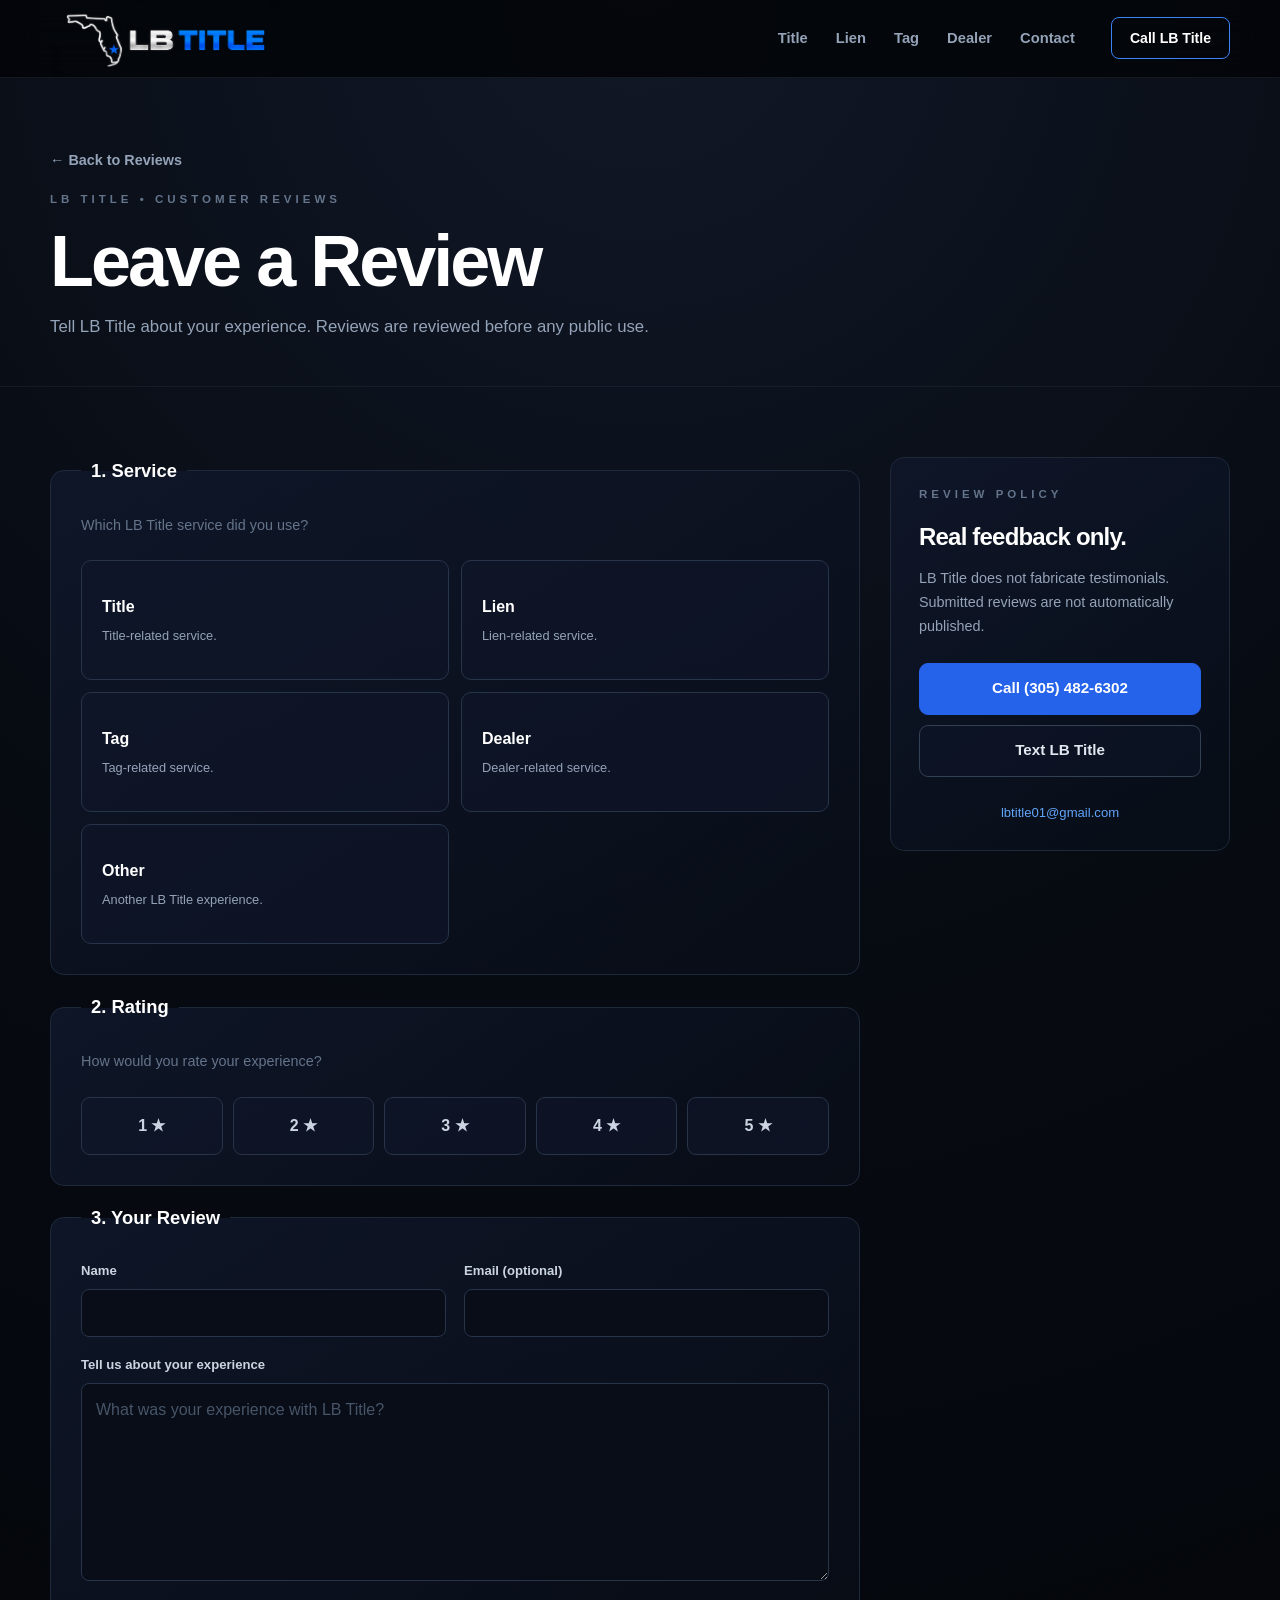
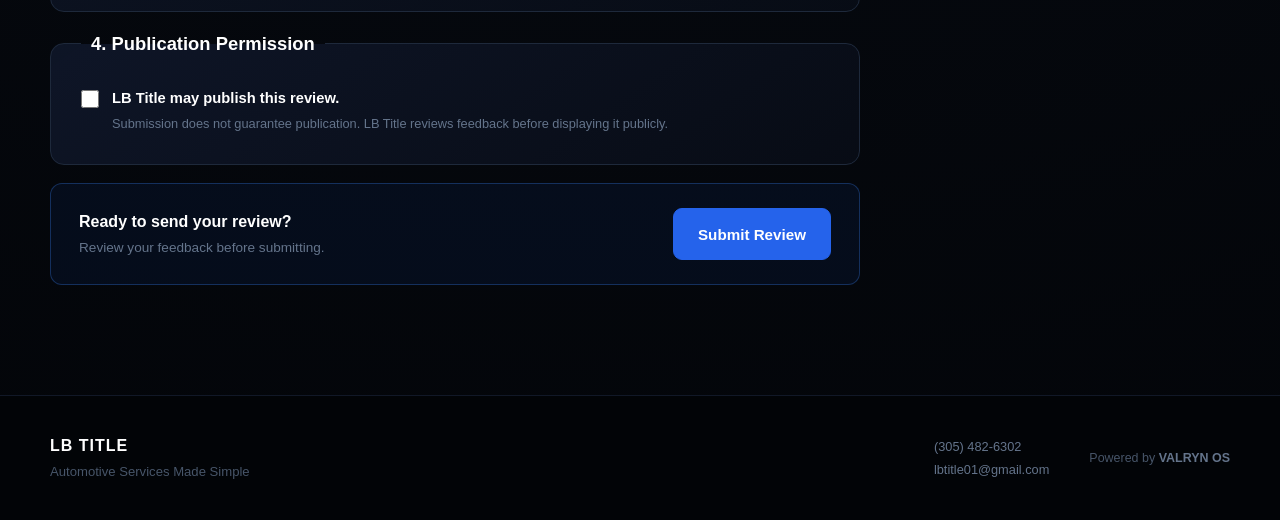
<file: intake/review.html>
<!DOCTYPE html>
<html lang="en">

<head>

  <meta charset="UTF-8">

  <meta
    name="viewport"
    content="width=device-width, initial-scale=1.0"
  >

  <title>Leave a Review | LB Title</title>

  <meta
    name="description"
    content="Share your experience with LB Title."
  >

  <link
    rel="stylesheet"
    href="../assets/css/style.css"
  >

</head>


<body>

  <header class="site-header">

    <div class="container nav">

      <a
        class="logo"
        href="../index.html#reviews"
        aria-label="LB Title reviews"
      >
        <img
          src="../assets/images/lb-title-logo.png"
          alt="LB Title"
          class="site-logo"
        >
      </a>


      <nav
        class="main-nav"
        aria-label="Main navigation"
      >
        <a href="../index.html#title">Title</a>
        <a href="../index.html#lien">Lien</a>
        <a href="../index.html#tag">Tag</a>
        <a href="../index.html#dealer">Dealer</a>
        <a href="../index.html#contact">Contact</a>
      </nav>


      <a
        class="nav-action"
        href="tel:+13054826302"
      >
        Call LB Title
      </a>

    </div>

  </header>


  <main>

    <section class="intake-hero">

      <div class="container">

        <a
          class="back-link"
          href="../index.html#reviews"
        >
          ← Back to Reviews
        </a>

        <p class="eyebrow">
          LB Title • Customer Reviews
        </p>

        <h1>
          Leave a Review
        </h1>

        <p>
          Tell LB Title about your experience.
          Reviews are reviewed before any public use.
        </p>

      </div>

    </section>


    <section class="intake-section">

      <div class="container intake-layout">

        <form
          class="intake-form"
          id="review-form"
          action="https://submit-form.com/Pg36aKa8d"
          method="POST"
        >

          <input
            type="hidden"
            name="_redirect"
            value="https://lbtitle.co/review-success.html"
          >

          <input
            type="hidden"
            name="_append"
            value="false"
          >

          <input
            type="hidden"
            name="submission_type"
            value="customer-review"
          >


          <fieldset class="form-section">

            <legend>
              1. Service
            </legend>

            <p class="form-help">
              Which LB Title service did you use?
            </p>

            <div class="service-choice-grid">

              <label class="service-choice">
                <input type="radio" name="service_used" value="title" required>
                <span>
                  <strong>Title</strong>
                  <small>Title-related service.</small>
                </span>
              </label>

              <label class="service-choice">
                <input type="radio" name="service_used" value="lien" required>
                <span>
                  <strong>Lien</strong>
                  <small>Lien-related service.</small>
                </span>
              </label>

              <label class="service-choice">
                <input type="radio" name="service_used" value="tag" required>
                <span>
                  <strong>Tag</strong>
                  <small>Tag-related service.</small>
                </span>
              </label>

              <label class="service-choice">
                <input type="radio" name="service_used" value="dealer" required>
                <span>
                  <strong>Dealer</strong>
                  <small>Dealer-related service.</small>
                </span>
              </label>

              <label class="service-choice">
                <input type="radio" name="service_used" value="other" required>
                <span>
                  <strong>Other</strong>
                  <small>Another LB Title experience.</small>
                </span>
              </label>

            </div>

          </fieldset>


          <fieldset class="form-section">

            <legend>
              2. Rating
            </legend>

            <p class="form-help">
              How would you rate your experience?
            </p>

            <div class="review-rating-grid">

              <label>
                <input type="radio" name="rating" value="1" required>
                <span>1 ★</span>
              </label>

              <label>
                <input type="radio" name="rating" value="2" required>
                <span>2 ★</span>
              </label>

              <label>
                <input type="radio" name="rating" value="3" required>
                <span>3 ★</span>
              </label>

              <label>
                <input type="radio" name="rating" value="4" required>
                <span>4 ★</span>
              </label>

              <label>
                <input type="radio" name="rating" value="5" required>
                <span>5 ★</span>
              </label>

            </div>

          </fieldset>


          <fieldset class="form-section">

            <legend>
              3. Your Review
            </legend>

            <div class="form-grid">

              <div class="form-field">

                <label for="review-name">
                  Name
                </label>

                <input
                  id="review-name"
                  name="customer_name"
                  type="text"
                  autocomplete="name"
                  required
                >

              </div>


              <div class="form-field">

                <label for="review-email">
                  Email (optional)
                </label>

                <input
                  id="review-email"
                  name="customer_email"
                  type="email"
                  autocomplete="email"
                >

              </div>


              <div class="form-field form-field-full">

                <label for="review-text">
                  Tell us about your experience
                </label>

                <textarea
                  id="review-text"
                  name="review"
                  rows="7"
                  maxlength="1500"
                  placeholder="What was your experience with LB Title?"
                  required
                ></textarea>

              </div>

            </div>

          </fieldset>


          <fieldset class="form-section">

            <legend>
              4. Publication Permission
            </legend>

            <label class="review-consent">

              <input
                type="checkbox"
                name="permission_to_publish"
                value="yes"
                required
              >

              <span>
                <strong>
                  LB Title may publish this review.
                </strong>

                <small>
                  Submission does not guarantee publication.
                  LB Title reviews feedback before displaying
                  it publicly.
                </small>
              </span>

            </label>

          </fieldset>


          <div class="form-submit">

            <div>

              <strong>
                Ready to send your review?
              </strong>

              <p>
                Review your feedback before submitting.
              </p>

            </div>

            <button
              type="submit"
              class="button primary"
            >
              Submit Review
            </button>

          </div>

        </form>


        <aside class="intake-sidebar">

          <div class="sidebar-card">

            <p class="eyebrow">
              Review Policy
            </p>

            <h2>
              Real feedback only.
            </h2>

            <p>
              LB Title does not fabricate testimonials.
              Submitted reviews are not automatically
              published.
            </p>

            <a
              class="button primary"
              href="tel:+13054826302"
            >
              Call (305) 482-6302
            </a>

            <a
              class="button secondary"
              href="sms:+13054826302"
            >
              Text LB Title
            </a>

            <a
              class="sidebar-email"
              href="mailto:lbtitle01@gmail.com"
            >
              lbtitle01@gmail.com
            </a>

          </div>

        </aside>

      </div>

    </section>

  </main>


  <footer class="site-footer">

    <div class="container footer-content">

      <div class="footer-brand">
        <strong>LB TITLE</strong>
        <p>Automotive Services Made Simple</p>
      </div>

      <div class="footer-contact">

        <a href="tel:+13054826302">
          (305) 482-6302
        </a>

        <a href="mailto:lbtitle01@gmail.com">
          lbtitle01@gmail.com
        </a>

      </div>

      <div class="powered-by">
        Powered by <strong>VALRYN OS</strong>
      </div>

    </div>

  </footer>

</body>

</html>
</file>
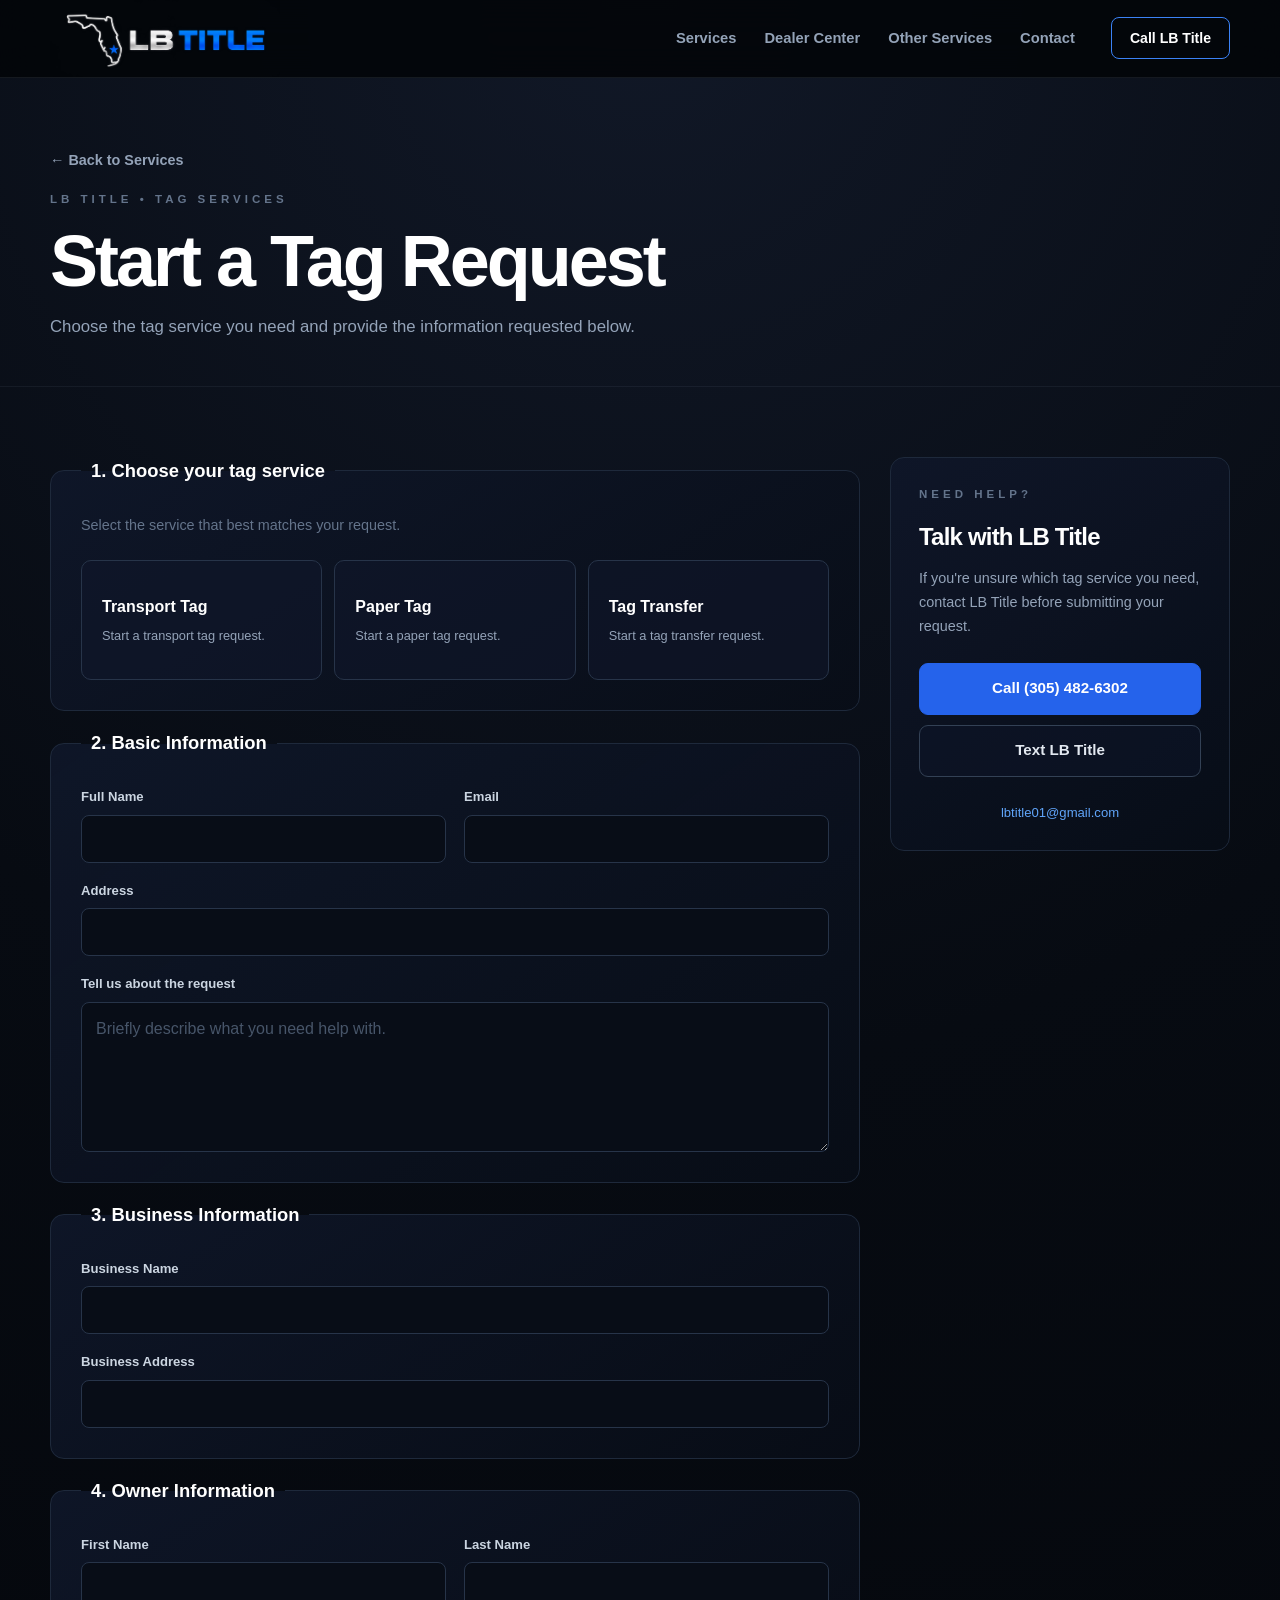
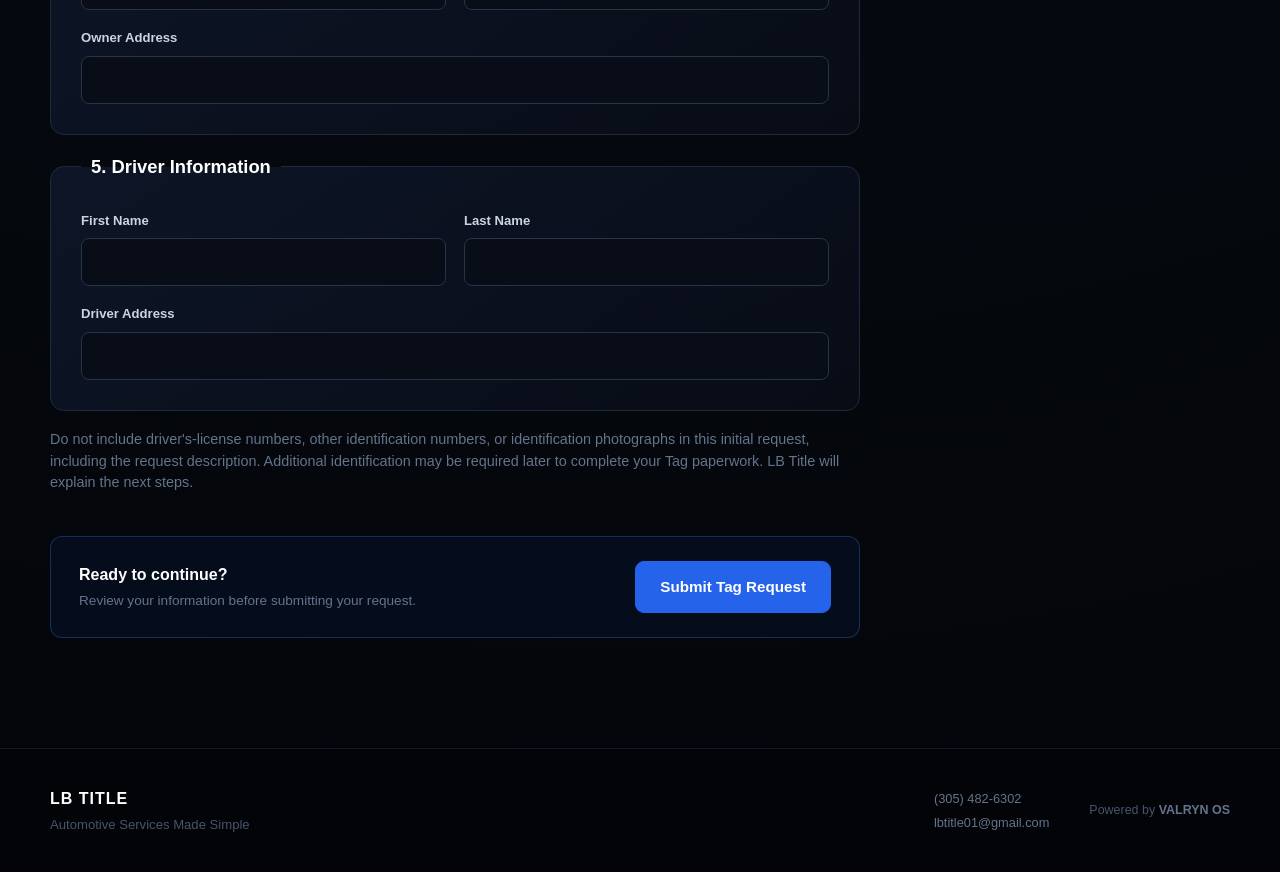
<file: intake/tag.html>
<!DOCTYPE html>
<html lang="en">
<head>
  <meta charset="UTF-8">
  <meta name="viewport" content="width=device-width, initial-scale=1.0">

  <title>Tag Services | LB Title</title>

  <meta
    name="description"
    content="Start a transport tag, paper tag or tag transfer request with LB Title."
  >

  <link rel="stylesheet" href="../assets/css/style.css">
</head>

<body>

  <header class="site-header">
    <div class="container nav">

      <a class="logo" href="../index.html" aria-label="LB Title home">
        <img
          src="../assets/images/lb-title-logo.png"
          alt="LB Title"
          class="site-logo"
        >
      </a>

      <nav class="main-nav" aria-label="Main navigation">
        <a href="../index.html#services">Services</a>
        <a href="../dealer/index.html">Dealer Center</a>
        <a href="../index.html#other-services">Other Services</a>
        <a href="../index.html#contact">Contact</a>
      </nav>

      <a class="nav-action" href="tel:+13054826302">
        Call LB Title
      </a>

    </div>
  </header>


  <main>

    <!-- TAG HERO -->
    <section class="intake-hero">
      <div class="container">

        <a class="back-link" href="../index.html#services">
          ← Back to Services
        </a>

        <p class="eyebrow">
          LB Title • Tag Services
        </p>

        <h1>
          Start a Tag Request
        </h1>

        <p>
          Choose the tag service you need and provide the
          information requested below.
        </p>

      </div>
    </section>


    <!-- TAG INTAKE -->
    <section class="intake-section">

      <div class="container intake-layout">

        <form
          class="intake-form"
          id="tag-form"
          action="https://submit-form.com/Pg36aKa8d"
          method="POST"
        >
        <!-- FORMSPARK CONFIGURATION -->
        <input
          type="hidden"
          name="_redirect"
          value="https://lbtitle.co/success.html"
        >

        <input
          type="hidden"
          name="_append"
          value="false"
        >

          <!-- SERVICE TYPE -->
          <fieldset class="form-section">

            <legend>
              1. Choose your tag service
            </legend>

            <p class="form-help">
              Select the service that best matches your request.
            </p>

            <div class="title-choice-grid">

              <label class="service-choice">

                <input
                  type="radio"
                  name="tag_type"
                  value="transport-tag"
                  required
                >

                <span>
                  <strong>Transport Tag</strong>

                  <small>
                    Start a transport tag request.
                  </small>
                </span>

              </label>


              <label class="service-choice">

                <input
                  type="radio"
                  name="tag_type"
                  value="paper-tag"
                  required
                >

                <span>
                  <strong>Paper Tag</strong>

                  <small>
                    Start a paper tag request.
                  </small>
                </span>

              </label>


              <label class="service-choice">

                <input
                  type="radio"
                  name="tag_type"
                  value="tag-transfer"
                  required
                >

                <span>
                  <strong>Tag Transfer</strong>

                  <small>
                    Start a tag transfer request.
                  </small>
                </span>

              </label>

            </div>

          </fieldset>


          <!-- BASIC INFORMATION -->
          <fieldset class="form-section">

            <legend>
              2. Basic Information
            </legend>

            <div class="form-grid">

              <div class="form-field">

                <label for="tag-name">
                  Full Name
                </label>

                <input
                  id="tag-name"
                  name="customer_name"
                  type="text"
                  autocomplete="name"
                  required
                >

              </div>


              <div class="form-field">

                <label for="tag-email">
                  Email
                </label>

                <input
                  id="tag-email"
                  name="customer_email"
                  type="email"
                  autocomplete="email"
                  required
                >

              </div>


              <div class="form-field form-field-full">

                <label for="tag-address">
                  Address
                </label>

                <input
                  id="tag-address"
                  name="customer_address"
                  type="text"
                  autocomplete="street-address"
                  required
                >

              </div>


              <div class="form-field form-field-full">

                <label for="tag-summary">
                  Tell us about the request
                </label>

                <textarea
                  id="tag-summary"
                  name="summary"
                  rows="5"
                  placeholder="Briefly describe what you need help with."
                  required
                ></textarea>

              </div>

            </div>

          </fieldset>


          <!-- BUSINESS INFORMATION -->
          <fieldset class="form-section">

            <legend>
              3. Business Information
            </legend>

            <div class="form-grid">

              <div class="form-field form-field-full">

                <label for="tag-business-name">
                  Business Name
                </label>

                <input
                  id="tag-business-name"
                  name="business_name"
                  type="text"
                  autocomplete="organization"
                  required
                >

              </div>


              <div class="form-field form-field-full">

                <label for="tag-business-address">
                  Business Address
                </label>

                <input
                  id="tag-business-address"
                  name="business_address"
                  type="text"
                  required
                >

              </div>

            </div>

          </fieldset>


          <!-- OWNER INFORMATION -->
          <fieldset class="form-section">

            <legend>
              4. Owner Information
            </legend>

            <div class="form-grid">

              <div class="form-field">

                <label for="owner-first-name">
                  First Name
                </label>

                <input
                  id="owner-first-name"
                  name="owner_first_name"
                  type="text"
                  required
                >

              </div>


              <div class="form-field">

                <label for="owner-last-name">
                  Last Name
                </label>

                <input
                  id="owner-last-name"
                  name="owner_last_name"
                  type="text"
                  required
                >

              </div>


              <div class="form-field form-field-full">

                <label for="owner-address">
                  Owner Address
                </label>

                <input
                  id="owner-address"
                  name="owner_address"
                  type="text"
                  required
                >

              </div>

            </div>

          </fieldset>


          <!-- DRIVER INFORMATION -->
          <fieldset class="form-section">

            <legend>
              5. Driver Information
            </legend>

            <div class="form-grid">

              <div class="form-field">

                <label for="driver-first-name">
                  First Name
                </label>

                <input
                  id="driver-first-name"
                  name="driver_first_name"
                  type="text"
                  required
                >

              </div>


              <div class="form-field">

                <label for="driver-last-name">
                  Last Name
                </label>

                <input
                  id="driver-last-name"
                  name="driver_last_name"
                  type="text"
                  required
                >

              </div>


              <div class="form-field form-field-full">

                <label for="driver-address">
                  Driver Address
                </label>

                <input
                  id="driver-address"
                  name="driver_address"
                  type="text"
                  required
                >

              </div>

            </div>

          </fieldset>


          <!-- INITIAL INTAKE PRIVACY -->
          <p class="form-help" id="tag-identification-notice">
            Do not include driver's-license numbers, other identification numbers,
            or identification photographs in this initial request, including the
            request description. Additional identification may be required later
            to complete your Tag paperwork. LB Title will explain the next steps.
          </p>


          <!-- SUBMIT -->
          <div class="form-submit">

            <div>

              <strong>
                Ready to continue?
              </strong>

              <p>
                Review your information before submitting your request.
              </p>

            </div>

            <button type="submit" class="button primary">
              Submit Tag Request
            </button>

          </div>

        </form>


        <!-- HELP SIDEBAR -->
        <aside class="intake-sidebar">

          <div class="sidebar-card">

            <p class="eyebrow">
              Need Help?
            </p>

            <h2>
              Talk with LB Title
            </h2>

            <p>
              If you're unsure which tag service you need,
              contact LB Title before submitting your request.
            </p>


            <a
              class="button primary"
              href="tel:+13054826302"
            >
              Call (305) 482-6302
            </a>


            <a
              class="button secondary"
              href="sms:+13054826302"
            >
              Text LB Title
            </a>


            <a
              class="sidebar-email"
              href="mailto:lbtitle01@gmail.com"
            >
              lbtitle01@gmail.com
            </a>

          </div>

        </aside>

      </div>

    </section>

  </main>


  <footer class="site-footer">

    <div class="container footer-content">

      <div class="footer-brand">
        <strong>LB TITLE</strong>
        <p>Automotive Services Made Simple</p>
      </div>


      <div class="footer-contact">

        <a href="tel:+13054826302">
          (305) 482-6302
        </a>

        <a href="mailto:lbtitle01@gmail.com">
          lbtitle01@gmail.com
        </a>

      </div>


      <div class="powered-by">
        Powered by <strong>VALRYN OS</strong>
      </div>

    </div>

  </footer>


  <script src="../assets/js/main.js"></script>

</body>
</html>
</file>
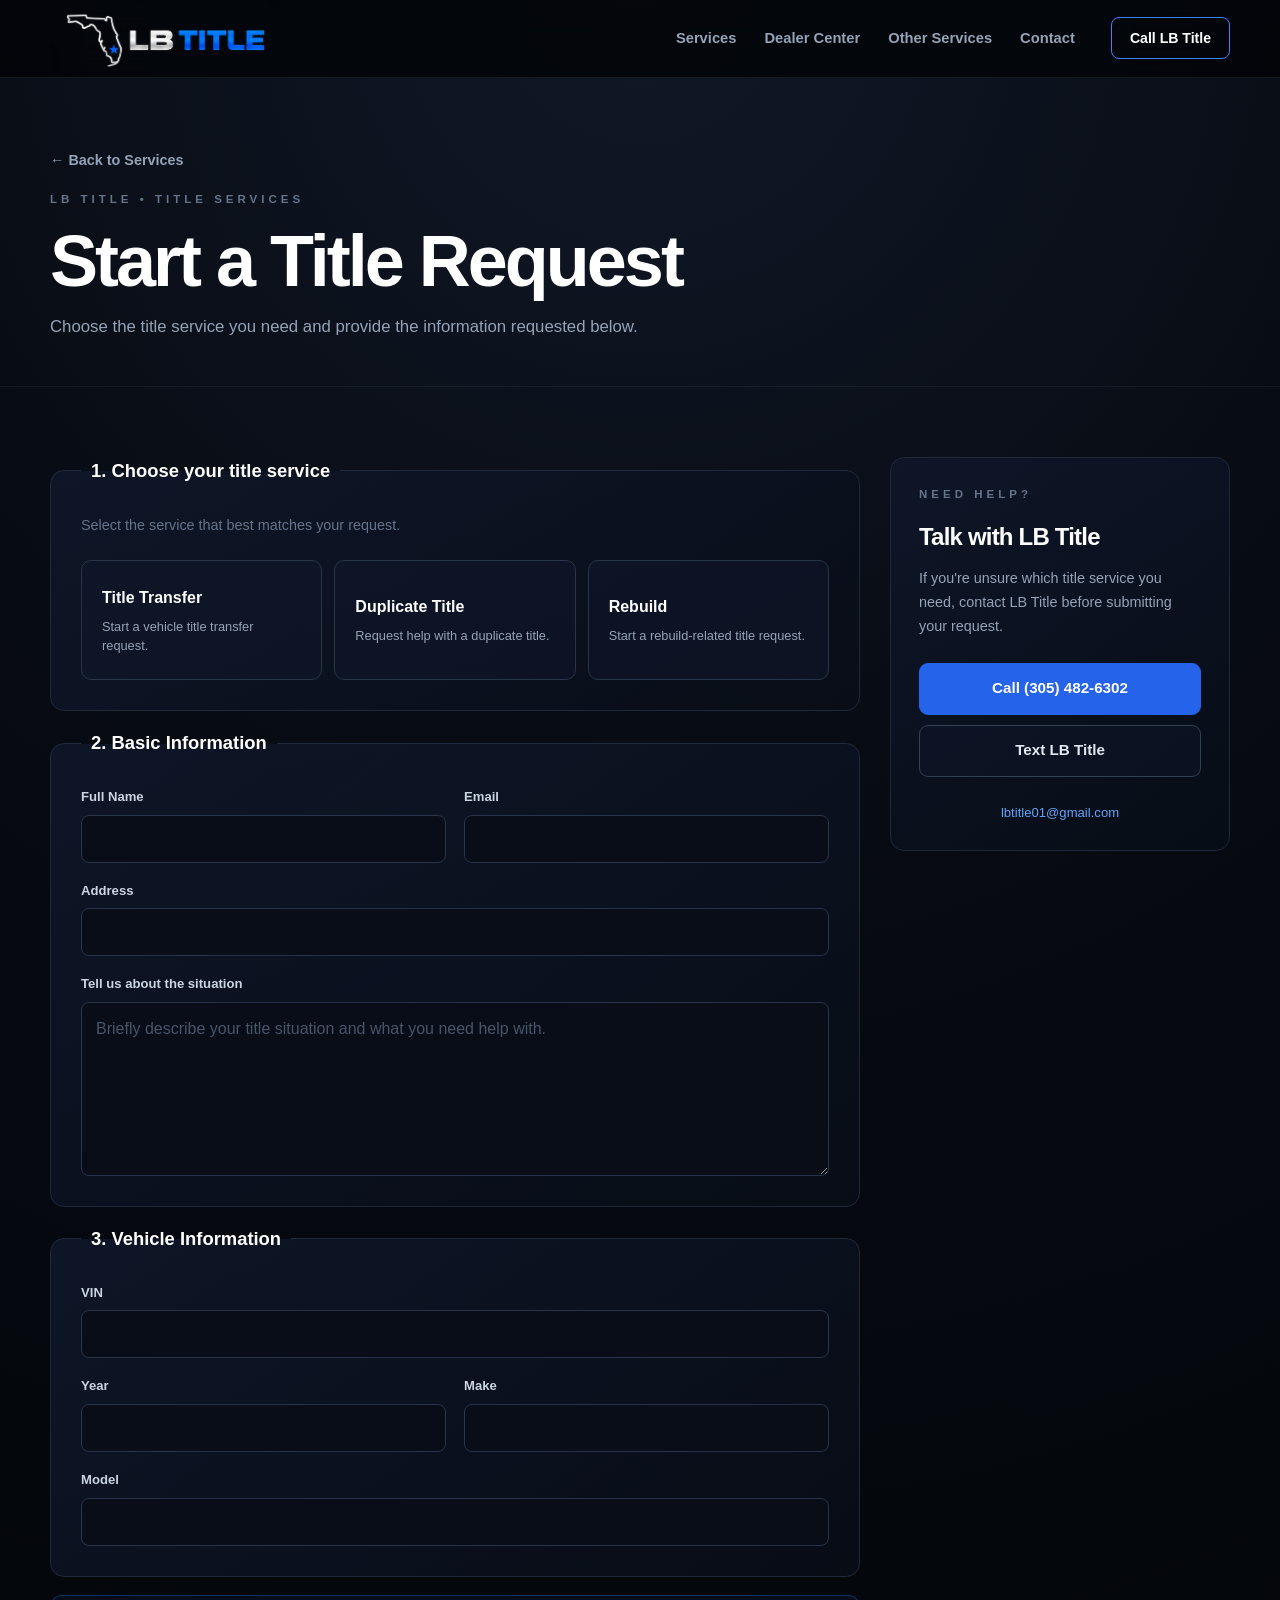
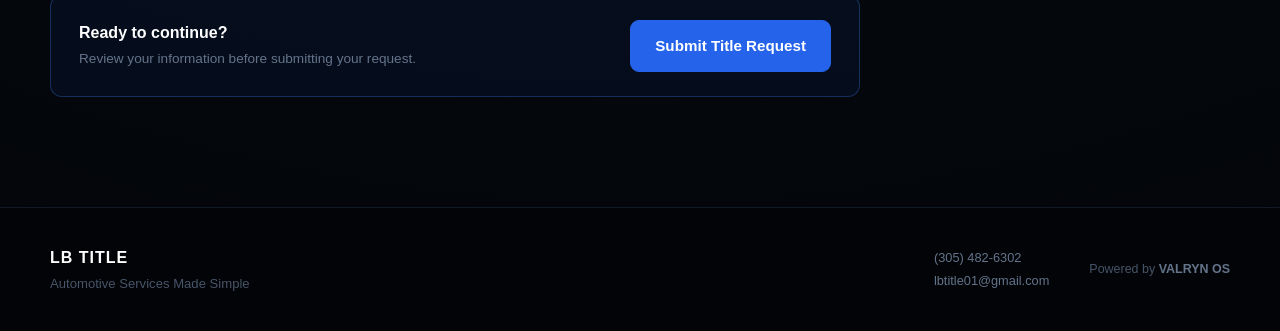
<file: intake/title.html>
<!DOCTYPE html>
<html lang="en">
<head>
  <meta charset="UTF-8">
  <meta name="viewport" content="width=device-width, initial-scale=1.0">

  <title>Title Services | LB Title</title>

  <meta
    name="description"
    content="Start a title transfer, duplicate title or rebuild service request with LB Title."
  >

  <link rel="stylesheet" href="../assets/css/style.css">
</head>

<body>

  <header class="site-header">
    <div class="container nav">

      <a class="logo" href="../index.html" aria-label="LB Title home">
        <img
          src="../assets/images/lb-title-logo.png"
          alt="LB Title"
          class="site-logo"
        >
      </a>

      <nav class="main-nav" aria-label="Main navigation">
        <a href="../index.html#services">Services</a>
        <a href="../dealer/index.html">Dealer Center</a>
        <a href="../index.html#other-services">Other Services</a>
        <a href="../index.html#contact">Contact</a>
      </nav>

      <a class="nav-action" href="tel:+13054826302">
        Call LB Title
      </a>

    </div>
  </header>


  <main>

    <!-- TITLE HERO -->
    <section class="intake-hero">
      <div class="container">

        <a class="back-link" href="../index.html#services">
          ← Back to Services
        </a>

        <p class="eyebrow">
          LB Title • Title Services
        </p>

        <h1>
          Start a Title Request
        </h1>

        <p>
          Choose the title service you need and provide the
          information requested below.
        </p>

      </div>
    </section>


    <!-- TITLE INTAKE -->
    <section class="intake-section">

      <div class="container intake-layout">

        <form
          class="intake-form"
          id="title-form"
          action="https://submit-form.com/Pg36aKa8d"
          method="POST"
        >
        <!-- FORMSPARK CONFIGURATION -->
        <input
          type="hidden"
          name="_redirect"
          value="https://lbtitle.co/success.html"
        >

        <input
          type="hidden"
          name="_append"
          value="false"
        >

          <!-- SERVICE TYPE -->
          <fieldset class="form-section">

            <legend>
              1. Choose your title service
            </legend>

            <p class="form-help">
              Select the service that best matches your request.
            </p>


            <div class="title-choice-grid">

              <label class="service-choice">

                <input
                  type="radio"
                  name="title_type"
                  value="title-transfer"
                  required
                >

                <span>
                  <strong>Title Transfer</strong>

                  <small>
                    Start a vehicle title transfer request.
                  </small>
                </span>

              </label>


              <label class="service-choice">

                <input
                  type="radio"
                  name="title_type"
                  value="duplicate-title"
                  required
                >

                <span>
                  <strong>Duplicate Title</strong>

                  <small>
                    Request help with a duplicate title.
                  </small>
                </span>

              </label>


              <label class="service-choice">

                <input
                  type="radio"
                  name="title_type"
                  value="rebuild"
                  required
                >

                <span>
                  <strong>Rebuild</strong>

                  <small>
                    Start a rebuild-related title request.
                  </small>
                </span>

              </label>

            </div>

          </fieldset>


          <!-- BASIC INFORMATION -->
          <fieldset class="form-section">

            <legend>
              2. Basic Information
            </legend>


            <div class="form-grid">

              <div class="form-field">

                <label for="title-customer-name">
                  Full Name
                </label>

                <input
                  id="title-customer-name"
                  name="customer_name"
                  type="text"
                  autocomplete="name"
                  required
                >

              </div>


              <div class="form-field">

                <label for="title-customer-email">
                  Email
                </label>

                <input
                  id="title-customer-email"
                  name="customer_email"
                  type="email"
                  autocomplete="email"
                  required
                >

              </div>


              <div class="form-field form-field-full">

                <label for="title-customer-address">
                  Address
                </label>

                <input
                  id="title-customer-address"
                  name="customer_address"
                  type="text"
                  autocomplete="street-address"
                  required
                >

              </div>


              <div class="form-field form-field-full">

                <label for="title-summary">
                  Tell us about the situation
                </label>

                <textarea
                  id="title-summary"
                  name="summary"
                  rows="6"
                  placeholder="Briefly describe your title situation and what you need help with."
                  required
                ></textarea>

              </div>

            </div>

          </fieldset>


          <!-- VEHICLE INFORMATION -->
          <fieldset class="form-section">

            <legend>
              3. Vehicle Information
            </legend>


            <div class="form-grid">

              <div class="form-field form-field-full">

                <label for="title-vin">
                  VIN
                </label>

                <input
                  id="title-vin"
                  name="vin"
                  type="text"
                  autocomplete="off"
                  required
                >

              </div>


              <div class="form-field">

                <label for="title-year">
                  Year
                </label>

                <input
                  id="title-year"
                  name="vehicle_year"
                  type="text"
                  inputmode="numeric"
                  required
                >

              </div>


              <div class="form-field">

                <label for="title-make">
                  Make
                </label>

                <input
                  id="title-make"
                  name="vehicle_make"
                  type="text"
                  required
                >

              </div>


              <div class="form-field form-field-full">

                <label for="title-model">
                  Model
                </label>

                <input
                  id="title-model"
                  name="vehicle_model"
                  type="text"
                  required
                >

              </div>

            </div>

          </fieldset>


          <!-- SUBMIT -->
          <div class="form-submit">

            <div>

              <strong>
                Ready to continue?
              </strong>

              <p>
                Review your information before submitting your request.
              </p>

            </div>

            <button type="submit" class="button primary">
              Submit Title Request
            </button>

          </div>

        </form>


        <!-- HELP SIDEBAR -->
        <aside class="intake-sidebar">

          <div class="sidebar-card">

            <p class="eyebrow">
              Need Help?
            </p>

            <h2>
              Talk with LB Title
            </h2>

            <p>
              If you're unsure which title service you need,
              contact LB Title before submitting your request.
            </p>


            <a
              class="button primary"
              href="tel:+13054826302"
            >
              Call (305) 482-6302
            </a>


            <a
              class="button secondary"
              href="sms:+13054826302"
            >
              Text LB Title
            </a>


            <a
              class="sidebar-email"
              href="mailto:lbtitle01@gmail.com"
            >
              lbtitle01@gmail.com
            </a>

          </div>

        </aside>

      </div>

    </section>

  </main>


  <footer class="site-footer">

    <div class="container footer-content">

      <div class="footer-brand">
        <strong>LB TITLE</strong>
        <p>Automotive Services Made Simple</p>
      </div>


      <div class="footer-contact">

        <a href="tel:+13054826302">
          (305) 482-6302
        </a>

        <a href="mailto:lbtitle01@gmail.com">
          lbtitle01@gmail.com
        </a>

      </div>


      <div class="powered-by">
        Powered by <strong>VALRYN OS</strong>
      </div>

    </div>

  </footer>


  <script src="../assets/js/main.js"></script>

</body>
</html>
</file>
<file: assets/css/style.css>
/* =========================================================

   LB TITLE

   Main Website Styles

   \========================================================= */





/* ---------- RESET ---------- */



* {

  box-sizing: border-box;

  margin: 0;

  padding: 0;

}



html {

  scroll-behavior: smooth;

}



body {

  min-height: 100vh;



  background:

    radial-gradient(

      circle at top,

      #111827 0%,

      #070b12 42%,

      #030509 100%

    );



  color: #ffffff;



  font-family:

    -apple-system,

    BlinkMacSystemFont,

    "Segoe UI",

    Arial,

    sans-serif;



  line-height: 1.5;

}



a {

  color: inherit;

}



ul {

  list-style: none;

}



.container {

  width: min(1180px, calc(100% - 40px));

  margin: 0 auto;

}





/* =========================================================

   HEADER

   \========================================================= */



.site-header {

  position: sticky;

  top: 0;

  z-index: 100;



  border-bottom: 1px solid rgba(148, 163, 184, 0.12);



  background: rgba(3, 5, 9, 0.88);



  backdrop-filter: blur(18px);

  -webkit-backdrop-filter: blur(18px);

}



.nav {

  min-height: 76px;



  display: flex;

  align-items: center;

  gap: 36px;

}



.logo {

  display: inline-flex;

  align-items: center;



  font-size: 1.45rem;

  font-weight: 850;



  letter-spacing: -1px;

  text-decoration: none;



  white-space: nowrap;

}



.logo-lb {

  color: #ffffff;

}



.logo-title {

  margin-left: 5px;



  color: #3b82f6;

}



.main-nav {

  display: flex;

  align-items: center;

  gap: 28px;



  margin-left: auto;

}



.main-nav a {

  color: #94a3b8;



  font-size: 0.92rem;

  font-weight: 600;



  text-decoration: none;



  transition:

    color 0.2s ease,

    transform 0.2s ease;

}



.main-nav a:hover {

  color: #ffffff;



  transform: translateY(-1px);

}



.nav-action {

  display: inline-flex;

  align-items: center;

  justify-content: center;



  min-height: 42px;



  padding: 0 18px;



  border: 1px solid #3b82f6;

  border-radius: 8px;



  color: #ffffff;



  font-size: 0.88rem;

  font-weight: 700;



  text-decoration: none;



  transition:

background 0.2s ease,

    transform 0.2s ease;

}



.nav-action:hover {

  background: #2563eb;



  transform: translateY(-1px);

}





/* =========================================================

   SHARED

   \========================================================= */



.eyebrow {

  margin-bottom: 16px;



  color: #64748b;



  font-size: 0.72rem;

  font-weight: 800;



  letter-spacing: 4px;

  text-transform: uppercase;

}



.section-heading {

  max-width: 700px;



  margin-bottom: 42px;

}



.section-heading h2 {

  margin-bottom: 12px;



  font-size: clamp(2rem, 5vw, 3rem);

  font-weight: 800;



  letter-spacing: -1.8px;

  line-height: 1.08;

}



.section-heading > p:last-child {

  color: #94a3b8;



  font-size: 1rem;

  line-height: 1.7;

}





/* =========================================================

   BUTTONS

   \========================================================= */



.button {

  display: inline-flex;

  align-items: center;

  justify-content: center;



  min-height: 52px;



  padding: 0 24px;



  border: 1px solid transparent;

  border-radius: 9px;



  font-size: 0.95rem;

  font-weight: 750;



  text-decoration: none;



  transition:

background 0.2s ease,

    border-color 0.2s ease,

    color 0.2s ease,

    transform 0.2s ease;

}



.button:hover {

  transform: translateY(-2px);

}



.button.primary {

  background: #2563eb;

  border-color: #2563eb;



  color: #ffffff;

}



.button.primary:hover {

  background: #3b82f6;

  border-color: #3b82f6;

}



.button.secondary {

  border-color: #334155;



  background: rgba(15, 23, 42, 0.45);



  color: #e2e8f0;

}



.button.secondary:hover {

  border-color: #3b82f6;



  background: rgba(37, 99, 235, 0.08);



  color: #ffffff;

}





/* =========================================================

   HERO

   \========================================================= */



.hero {

  position: relative;



  min-height: 680px;



  display: flex;

  align-items: center;



  overflow: hidden;



  border-bottom: 1px solid rgba(148, 163, 184, 0.1);

}



.hero::before {

  content: "";



  position: absolute;

  top: -220px;

  right: -180px;



  width: 650px;

  height: 650px;



  border-radius: 50%;



  background: rgba(37, 99, 235, 0.12);



  filter: blur(80px);



  pointer-events: none;

}



.hero::after {

  content: "";



  position: absolute;

  bottom: -300px;

  left: -250px;



  width: 600px;

  height: 600px;



  border-radius: 50%;



  background: rgba(29, 78, 216, 0.08);



  filter: blur(100px);



  pointer-events: none;

}



.hero-content {

  position: relative;

  z-index: 1;



  padding-top: 80px;

  padding-bottom: 80px;

}



.hero h1 {

  max-width: 900px;



  margin-bottom: 24px;



  font-size: clamp(3.2rem, 7vw, 6.2rem);

  font-weight: 850;



  letter-spacing: -5px;

  line-height: 0.95;

}



.hero h1 span {

  display: block;



  color: #3b82f6;

}



.hero-copy {

  max-width: 670px;



  color: #94a3b8;



  font-size: clamp(1rem, 2vw, 1.2rem);

  line-height: 1.75;

}



.hero-actions {

  display: flex;

  flex-wrap: wrap;

  gap: 12px;



  margin-top: 34px;

}





/* =========================================================

   SERVICES

   \========================================================= */



.services {

  padding: 110px 0;

}



.service-grid {

  display: grid;



  grid-template-columns: repeat(2, minmax(0, 1fr));



  gap: 18px;

}



.service-card {

  position: relative;



  min-height: 230px;



  display: flex;

  flex-direction: column;



  padding: 26px;



  border: 1px solid #1e293b;

  border-radius: 14px;



  background:

    linear-gradient(

      145deg,

      rgba(15, 23, 42, 0.92),

      rgba(8, 13, 23, 0.88)

    );



  overflow: hidden;



  transition:

    border-color 0.25s ease,

    transform 0.25s ease,

background 0.25s ease;

}



.service-card:hover {

  border-color: rgba(59, 130, 246, 0.6);



  transform: translateY(-4px);

}



.service-number {

  margin-bottom: 20px;



  color: #475569;



  font-size: 0.78rem;

  font-weight: 800;



  letter-spacing: 2px;

}



.service-card h3 {

  margin-bottom: 10px;



  font-size: 1.55rem;

  font-weight: 800;



  letter-spacing: -0.7px;

}



.service-card > p {

  margin-bottom: 20px;



  color: #94a3b8;



  line-height: 1.65;

}



.service-card ul {

  display: flex;

  flex-wrap: wrap;

  gap: 8px;



  margin-bottom: 30px;

}



.service-card li {

  padding: 7px 10px;



  border: 1px solid #1e293b;

  border-radius: 6px;



  background: rgba(15, 23, 42, 0.7);



  color: #cbd5e1;



  font-size: 0.78rem;

  font-weight: 650;

}



.service-card > a {

  margin-top: auto;



  color: #60a5fa;



  font-size: 0.9rem;

  font-weight: 750;



  text-decoration: none;

}



.service-card > a:hover {

  color: #93c5fd;

}



.dealer-card {

  border-color: rgba(59, 130, 246, 0.35);



  background:

    linear-gradient(

      145deg,

      rgba(30, 64, 175, 0.18),

      rgba(8, 13, 23, 0.94)

    );

}



.dealer-card::after {

  content: "DEALER";



  position: absolute;

  top: 25px;

  right: 28px;



  color: rgba(96, 165, 250, 0.5);



  font-size: 0.65rem;

  font-weight: 800;



  letter-spacing: 3px;

}





/* =========================================================

   OTHER SERVICES

   \========================================================= */



.other-services {

  padding: 100px 0;



  border-top: 1px solid rgba(148, 163, 184, 0.08);

  border-bottom: 1px solid rgba(148, 163, 184, 0.08);



  background: rgba(15, 23, 42, 0.22);

}



.other-service-card {

  max-width: 760px;



  padding: 30px;



  border: 1px solid #1e293b;

  border-radius: 12px;



  background: rgba(8, 13, 23, 0.7);

}



.other-service-card h3 {

  margin-bottom: 10px;



  font-size: 1.35rem;

}



.other-service-card p {

  margin-bottom: 18px;



  color: #94a3b8;



  line-height: 1.65;

}



.other-service-card a {

  color: #60a5fa;



  font-weight: 700;



  text-decoration: none;

}





/* =========================================================

   GET STARTED

   \========================================================= */



.request {

  padding: 110px 0;

}



.action-grid {

  display: grid;



  grid-template-columns: repeat(4, minmax(0, 1fr));



  gap: 14px;

}



.action-card {

  min-height: 112px;



  display: flex;

  flex-direction: column;

  justify-content: space-between;



  padding: 24px;



  border: 1px solid #1e293b;

  border-radius: 12px;



  background: rgba(15, 23, 42, 0.55);



  text-decoration: none;



  transition:

    border-color 0.2s ease,

background 0.2s ease,

    transform 0.2s ease;

}



.action-card:hover {

  border-color: #3b82f6;



  background: rgba(37, 99, 235, 0.08);



  transform: translateY(-3px);

}



.action-card span {

  color: #64748b;



  font-size: 0.75rem;

  font-weight: 800;



  letter-spacing: 2px;

  text-transform: uppercase;

}



.action-card strong {

  color: #ffffff;



  font-size: 1rem;

  line-height: 1.35;

}





/* =========================================================

   ASK LB

   \========================================================= */



.ask-lb {

  padding: 0 0 110px;

}



.ask-lb-panel {

  position: relative;



  display: grid;



  grid-template-columns: 1fr auto;



  align-items: center;

  gap: 40px;



  padding: 42px;



  border: 1px solid rgba(59, 130, 246, 0.35);

  border-radius: 16px;



  background:

    linear-gradient(

      135deg,

      rgba(30, 64, 175, 0.2),

      rgba(15, 23, 42, 0.6)

    );



  overflow: hidden;

}



.ask-lb-panel::after {

  content: "LB";



  position: absolute;

  right: 170px;

  bottom: -60px;



  color: rgba(59, 130, 246, 0.04);



  font-size: 13rem;

  font-weight: 900;



  line-height: 1;



  pointer-events: none;

}



.ask-lb-panel h2 {

  margin-bottom: 12px;



  font-size: clamp(2rem, 5vw, 3rem);



  letter-spacing: -1.5px;

}



.ask-lb-panel > div:first-child > p:last-child {

  max-width: 650px;



  color: #94a3b8;



  line-height: 1.7;

}



.ask-lb-status {

  position: relative;

  z-index: 1;



  min-width: 180px;



  padding: 18px;



  border: 1px solid rgba(96, 165, 250, 0.25);

  border-radius: 10px;



  background: rgba(3, 5, 9, 0.45);

}



.ask-lb-status span {

  display: block;



  margin-bottom: 4px;



  color: #64748b;



  font-size: 0.7rem;

  font-weight: 800;



  letter-spacing: 2px;

  text-transform: uppercase;

}



.ask-lb-status strong {

  color: #60a5fa;



  font-size: 0.95rem;

}





/* =========================================================

   CONTACT

   \========================================================= */



.contact-section {

  padding: 110px 0;



  border-top: 1px solid rgba(148, 163, 184, 0.08);



  background: rgba(2, 6, 12, 0.5);

}



.contact-actions {

  display: flex;

  flex-wrap: wrap;

  gap: 12px;

}





/* =========================================================

   FOOTER

   \========================================================= */



.site-footer {

  padding: 38px 0;



  border-top: 1px solid #111827;



  background: #020407;

}



.footer-content {

  display: grid;



  grid-template-columns: 1fr auto auto;



  align-items: center;

  gap: 40px;

}



.footer-brand strong {

  display: block;



  margin-bottom: 4px;



  color: #ffffff;



  font-size: 1rem;

  letter-spacing: 1px;

}



.footer-brand p {

  color: #475569;



  font-size: 0.82rem;

}



.footer-contact {

  display: flex;

  flex-direction: column;

  gap: 4px;

}



.footer-contact a {

  color: #64748b;



  font-size: 0.8rem;



  text-decoration: none;

}



.footer-contact a:hover {

  color: #ffffff;

}



.powered-by {

  color: #475569;



  font-size: 0.78rem;

}



.powered-by strong {

  color: #64748b;

}





/* =========================================================

   RESPONSIVE

   \========================================================= */



@media (max-width: 900px) {



  .main-nav {

    display: none;

  }



  .nav-action {

    margin-left: auto;

  }



  .hero {

    min-height: 600px;

  }



  .hero h1 {

    letter-spacing: -3px;

  }



  .service-grid {

    grid-template-columns: 1fr;

  }



  .action-grid {

    grid-template-columns: repeat(2, minmax(0, 1fr));

  }



  .footer-content {

    grid-template-columns: 1fr;

  }



  .ask-lb-panel {

    grid-template-columns: 1fr;

  }



  .ask-lb-status {

    width: fit-content;

  }



}





@media (max-width: 560px) {



  .container {

    width: min(100% - 28px, 1180px);

  }



  .nav {

    min-height: 68px;

  }



  .logo {

    font-size: 1.25rem;

  }



  .nav-action {

    min-height: 38px;



    padding: 0 13px;



    font-size: 0.78rem;

  }



  .hero {

    min-height: auto;

  }



  .hero-content {

    padding-top: 100px;

    padding-bottom: 90px;

  }



  .hero h1 {

    font-size: clamp(3rem, 16vw, 4.4rem);



    letter-spacing: -3.5px;

  }



  .hero-copy {

    font-size: 1rem;

  }



  .hero-actions {

    flex-direction: column;

  }

  .hero-actions .button {

    width: 100%;

  }



  .services,

  .request,

  .contact-section {

    padding: 80px 0;

  }



  .other-services {

    padding: 80px 0;

  }



  .ask-lb {

    padding-bottom: 80px;

  }



  .service-card {

    min-height: auto;

    padding: 26px;

  }



  .service-number {

    margin-bottom: 28px;

  }



  .action-grid {

    grid-template-columns: 1fr;

  }



  .action-card {

    min-height: 125px;

  }



  .ask-lb-panel {

    padding: 28px;

  }



  .ask-lb-panel::after {

    right: -30px;

    bottom: -35px;



    font-size: 9rem;

  }



  .contact-actions {

    flex-direction: column;

  }



  .contact-actions .button {

    width: 100%;

  }



  .footer-content {

    gap: 24px;

  }



}





/* =========================================================

   ACCESSIBILITY

   \========================================================= */



a:focus-visible {

  outline: 2px solid #60a5fa;

  outline-offset: 4px;

}





/* =========================================================

   SELECTION

   \========================================================= */



::selection {

  background: #2563eb;

  color: #ffffff;

}



/* =========================================================

   INTAKE PAGES

   \========================================================= */



.intake-hero {

  padding: 70px 0 45px;



  border-bottom: 1px solid rgba(148, 163, 184, 0.08);

}



.back-link {

  display: inline-block;



  margin-bottom: 20px;



  color: #94a3b8;



  font-size: 0.9rem;

  font-weight: 650;



  text-decoration: none;

}



.back-link:hover {

  color: #ffffff;

}



.intake-hero h1 {

  margin-bottom: 16px;



  font-size: clamp(2.7rem, 6vw, 4.5rem);

  font-weight: 850;



  letter-spacing: -3px;

  line-height: 1;

}



.intake-hero > .container > p:last-child {

  max-width: 680px;



  color: #94a3b8;



  font-size: 1.05rem;

  line-height: 1.7;

}





/* ---------- LAYOUT ---------- */



.intake-section {

  padding: 70px 0 110px;

}



.intake-layout {

  display: grid;



  grid-template-columns:

    minmax(0, 1fr)

    minmax(280px, 340px);



  align-items: start;

  gap: 30px;

}





/* ---------- FORM ---------- */



.intake-form {

  display: flex;

  flex-direction: column;

  gap: 18px;

}



.form-section {

  min-width: 0;



  padding: 30px;



  border: 1px solid #1e293b;

  border-radius: 14px;



  background:

    linear-gradient(

      145deg,

      rgba(15, 23, 42, 0.88),

      rgba(8, 13, 23, 0.82)

    );

}



.form-section legend {

  padding: 0 10px;



  color: #ffffff;



  font-size: 1.15rem;

  font-weight: 800;

}



.form-help {

  margin-bottom: 24px;



  color: #64748b;



  font-size: 0.9rem;

}





/* ---------- SERVICE CHOICE ---------- */



.service-choice-grid {

  display: grid;



  grid-template-columns: repeat(2, minmax(0, 1fr));



  gap: 12px;

}



.service-choice {

  position: relative;



  display: block;



  cursor: pointer;

}



.service-choice input {

  position: absolute;



  width: 1px;

  height: 1px;



  opacity: 0;

  pointer-events: none;

}



.service-choice span {

  min-height: 120px;



  display: flex;

  flex-direction: column;

  justify-content: center;



  padding: 20px;



  border: 1px solid #273449;

  border-radius: 10px;



  background: rgba(15, 23, 42, 0.6);



  transition:

    border-color 0.2s ease,

background 0.2s ease,

    transform 0.2s ease;

}



.service-choice:hover span {

  border-color: #3b82f6;



  transform: translateY(-2px);

}



.service-choice input:checked + span {

  border-color: #3b82f6;



  background: rgba(37, 99, 235, 0.12);



  box-shadow:

    inset 0 0 0 1px rgba(59, 130, 246, 0.18);

}



.service-choice strong {

  margin-bottom: 7px;



  color: #ffffff;



  font-size: 1rem;

}



.service-choice small {

  color: #94a3b8;



  font-size: 0.8rem;

  line-height: 1.5;

}





/* ---------- FIELDS ---------- */



.form-grid {

  display: grid;



  grid-template-columns: repeat(2, minmax(0, 1fr));



  gap: 18px;

}



.form-field {

  display: flex;

  flex-direction: column;

  gap: 8px;

}



.form-field-full {

  grid-column: 1 / -1;

}



.form-field label {

  color: #cbd5e1;



  font-size: 0.82rem;

  font-weight: 700;

}



.form-field input,

.form-field textarea,

.form-field select {

  width: 100%;



  border: 1px solid #273449;

  border-radius: 8px;



  outline: none;



  background: #080d17;



  color: #ffffff;



  font: inherit;



  transition:

    border-color 0.2s ease,

    box-shadow 0.2s ease,

background 0.2s ease;

}



.form-field input,

.form-field select {

  min-height: 48px;



  padding: 0 14px;

}



.form-field textarea {

  min-height: 145px;



  padding: 14px;



  resize: vertical;

}



.form-field input::placeholder,

.form-field textarea::placeholder {

  color: #475569;

}



.form-field input:focus,

.form-field textarea:focus,

.form-field select:focus {

  border-color: #3b82f6;



  background: #0b1220;



  box-shadow:

    0 0 0 3px rgba(59, 130, 246, 0.1);

}





/* ---------- CONDITIONAL ---------- */



.conditional-section[hidden] {

  display: none;

}





/* ---------- SUBMIT ---------- */



.form-submit {

  display: flex;

  align-items: center;

  justify-content: space-between;



  gap: 24px;



  padding: 24px 28px;



  border: 1px solid rgba(59, 130, 246, 0.3);

  border-radius: 12px;



  background: rgba(37, 99, 235, 0.07);

}



.form-submit[hidden] {

  display: none;

}



.form-submit strong {

  display: block;



  margin-bottom: 4px;

}



.form-submit p {

  color: #64748b;



  font-size: 0.85rem;

}





/* ---------- SIDEBAR ---------- */



.intake-sidebar {

  position: sticky;



  top: 105px;

}



.sidebar-card {

  padding: 28px;



  border: 1px solid #1e293b;

  border-radius: 14px;



  background:

    linear-gradient(

      145deg,

      rgba(15, 23, 42, 0.9),

      rgba(8, 13, 23, 0.9)

    );

}



.sidebar-card h2 {

  margin-bottom: 12px;



  font-size: 1.5rem;



  letter-spacing: -0.8px;

}



.sidebar-card > p:not(.eyebrow) {

  margin-bottom: 24px;



  color: #94a3b8;



  font-size: 0.9rem;

  line-height: 1.65;

}



.sidebar-card .button {

  width: 100%;



  margin-bottom: 10px;

}



.sidebar-email {

  display: block;



  margin-top: 16px;



  color: #60a5fa;



  font-size: 0.82rem;



  text-align: center;

  text-decoration: none;

}



.sidebar-email:hover {

  color: #93c5fd;

}





/* =========================================================

   INTAKE RESPONSIVE

   \========================================================= */



@media (max-width: 900px) {



  .intake-layout {

    grid-template-columns: 1fr;

  }



  .intake-sidebar {

    position: static;

  }



}





@media (max-width: 560px) {



  .intake-hero {

    padding: 50px 0 35px;

  }



  .back-link {

    margin-bottom: 30px;

  }



  .intake-hero h1 {

    letter-spacing: -2px;

  }



  .intake-section {

    padding: 45px 0 80px;

  }



  .form-section {

    padding: 22px;

  }



  .service-choice-grid,

  .form-grid {

    grid-template-columns: 1fr;

  }



  .form-field-full {

    grid-column: auto;

  }



  .form-submit {

    flex-direction: column;

    align-items: stretch;

  }



  .form-submit .button {

    width: 100%;

  }



}

/* =========================================================

   TITLE INTAKE

   \========================================================= */



.title-choice-grid {

  display: grid;



  grid-template-columns: repeat(3, minmax(0, 1fr));



  gap: 12px;

}





@media (max-width: 760px) {



  .title-choice-grid {

    grid-template-columns: 1fr;

  }



}













/* =========================================================

   DEALER CENTER

   \========================================================= */



.dealer-center-page {

  background:

    radial-gradient(

      circle at 75% 10%,

      rgba(37, 99, 235, 0.14),

      transparent 34%

    ),

    #030509;

}



.dealer-hero {

  min-height: 610px;



  display: flex;

  align-items: center;



  padding: 80px 0;



  border-bottom: 1px solid rgba(59, 130, 246, 0.16);

}



.dealer-hero h1 {

  max-width: 850px;



  margin-bottom: 24px;



  font-size: clamp(3.2rem, 7vw, 6rem);

  font-weight: 850;



  letter-spacing: -5px;

  line-height: 0.96;

}



.dealer-hero h1 span {

  display: block;



  color: #3b82f6;

}



.dealer-hero-copy {

  max-width: 650px;



  color: #94a3b8;



  font-size: 1.1rem;

  line-height: 1.75;

}





/* ---------- DEALER SERVICES ---------- */



.dealer-services {

  padding: 110px 0;

}



.dealer-service-grid {

  display: grid;



  grid-template-columns: repeat(3, minmax(0, 1fr));



  gap: 16px;

}



.dealer-service-card {

  min-height: 280px;



  display: flex;

  flex-direction: column;



  padding: 28px;



  border: 1px solid rgba(59, 130, 246, 0.22);

  border-radius: 14px;



  background:

    linear-gradient(

      145deg,

      rgba(30, 64, 175, 0.11),

      rgba(8, 13, 23, 0.92)

    );



  text-decoration: none;



  transition:

    border-color 0.22s ease,

background 0.22s ease,

    transform 0.22s ease;

}



.dealer-service-card:hover {

  border-color: #3b82f6;



  background:

    linear-gradient(

      145deg,

      rgba(37, 99, 235, 0.18),

      rgba(8, 13, 23, 0.96)

    );



  transform: translateY(-4px);

}



.dealer-service-number {

  margin-bottom: 50px;



  color: #475569;



  font-size: 0.72rem;

  font-weight: 800;



  letter-spacing: 2px;

}



.dealer-service-card h3 {

  margin-bottom: 10px;



  color: #ffffff;



  font-size: 1.35rem;



  letter-spacing: -0.6px;

}



.dealer-service-card p {

  margin-bottom: 28px;



  color: #94a3b8;



  font-size: 0.9rem;

  line-height: 1.6;

}



.dealer-service-card strong {

  margin-top: auto;



  color: #60a5fa;



  font-size: 0.85rem;

}





/* ---------- DEALER CONTACT ---------- */



.dealer-contact {

  padding: 0 0 110px;

}



.dealer-contact-panel {

  display: flex;

  align-items: center;

  justify-content: space-between;



  gap: 40px;



  padding: 42px;



  border: 1px solid rgba(59, 130, 246, 0.25);

  border-radius: 16px;



  background: rgba(15, 23, 42, 0.48);

}



.dealer-contact-panel h2 {

  margin-bottom: 10px;



  font-size: clamp(2rem, 4vw, 3rem);



  letter-spacing: -1.5px;

}



.dealer-contact-panel > div:first-child > p:last-child {

  max-width: 620px;



  color: #94a3b8;



  line-height: 1.7;

}



.dealer-contact-actions {

  display: flex;

  flex-shrink: 0;



  gap: 10px;

}





/* ---------- DEALER RESPONSIVE ---------- */



@media (max-width: 900px) {



  .dealer-service-grid {

    grid-template-columns: repeat(2, minmax(0, 1fr));

  }



  .dealer-contact-panel {

    flex-direction: column;

    align-items: flex-start;

  }



}





@media (max-width: 560px) {



  .dealer-hero {

    min-height: auto;



    padding: 70px 0;

  }



  .dealer-hero h1 {

    letter-spacing: -3px;

  }



  .dealer-services {

    padding: 80px 0;

  }



  .dealer-service-grid {

    grid-template-columns: 1fr;

  }



  .dealer-service-card {

    min-height: 240px;

  }



  .dealer-contact {

    padding-bottom: 80px;

  }



  .dealer-contact-panel {

    padding: 28px;

  }



  .dealer-contact-actions {

    width: 100%;



    flex-direction: column;

  }



  .dealer-contact-actions .button {

    width: 100%;

  }



}







/* =========================================================

   DEALER INTAKE

   \========================================================= */



.dealer-choice-grid {

  display: grid;



  grid-template-columns: repeat(3, minmax(0, 1fr));



  gap: 12px;

}





@media (max-width: 760px) {



  .dealer-choice-grid {

    grid-template-columns: 1fr;

  }



}







/* =========================================================

   SUCCESS PAGE

   \========================================================= */



.success-page {

  min-height: calc(100vh - 76px);



  display: flex;

  flex-direction: column;

}



.success-section {

  flex: 1;



  display: flex;

  align-items: center;



  padding: 100px 0;

}



.success-card {

  max-width: 760px;



  margin: 0 auto;



  padding: 60px;



  border: 1px solid rgba(59, 130, 246, 0.3);

  border-radius: 18px;



  background:

    linear-gradient(

      145deg,

      rgba(30, 64, 175, 0.14),

      rgba(8, 13, 23, 0.92)

    );



  text-align: center;

}



.success-check {

  width: 68px;

  height: 68px;



  display: flex;

  align-items: center;

  justify-content: center;



  margin: 0 auto 28px;



  border: 1px solid rgba(59, 130, 246, 0.5);

  border-radius: 50%;



  background: rgba(37, 99, 235, 0.12);



  color: #60a5fa;



  font-size: 2rem;

  font-weight: 800;

}



.success-card h1 {

  margin-bottom: 20px;



  font-size: clamp(3rem, 7vw, 5rem);

  font-weight: 850;



  letter-spacing: -4px;

  line-height: 1;

}



.success-copy {

  max-width: 590px;



  margin: 0 auto;



  color: #94a3b8;



  font-size: 1.05rem;

  line-height: 1.75;

}



.success-note {

  max-width: 520px;



  margin: 34px auto 0;



  padding: 20px;



  border: 1px solid #1e293b;

  border-radius: 10px;



  background: rgba(3, 5, 9, 0.35);

}



.success-note strong {

  display: block;



  margin-bottom: 5px;

}



.success-note p {

  color: #64748b;



  font-size: 0.88rem;

}



.success-actions {

  display: flex;

  justify-content: center;

  flex-wrap: wrap;



  gap: 10px;



  margin-top: 34px;

}





@media (max-width: 560px) {



  .success-section {

    padding: 60px 0;

  }



  .success-card {

    padding: 36px 22px;

  }



  .success-card h1 {

    letter-spacing: -2.5px;

  }



  .success-actions {

    flex-direction: column;

  }



  .success-actions .button {

    width: 100%;

  }



}





/* =========================================================

   LB TITLE LOGO

   \========================================================= */



.logo {

  display: flex;

  align-items: center;

  flex-shrink: 0;



  text-decoration: none;

}



.site-logo {

  display: block;



  width: 230px;

  max-width: 100%;

  height: auto;



  object-fit: contain;

}





/* ---------- LOGO RESPONSIVE ---------- */



@media (max-width: 900px) {



  .site-logo {

    width: 200px;

  }



}





@media (max-width: 560px) {



  .site-logo {

    width: 165px;

  }



}

/* =========================================================
   LB TITLE — ROOM SHELL
   Desktop sidebar + single workspace
   ========================================================= */


/* ---------- SHELL ---------- */

.lb-shell-page {
  height: 100vh;
  overflow: hidden;

  background: #090a0c;
  color: #f7f7f5;
}

.lb-app {
  width: 100%;
  height: 100vh;

  display: grid;
  grid-template-columns: 270px minmax(0, 1fr);

  background: #090a0c;
}


/* =========================================================
   SIDEBAR
   ========================================================= */

.lb-sidebar {
  position: relative;
  z-index: 50;

  height: 100vh;

  display: flex;
  flex-direction: column;

  padding: 24px 18px 18px;

  border-right: 1px solid #292b2f;

  background:
    linear-gradient(
      180deg,
      #151618 0%,
      #111214 52%,
      #0d0e10 100%
    );

  overflow-y: auto;
}


/* ---------- BRAND ---------- */

.lb-sidebar-brand {
  padding: 0 8px 22px;

  border-bottom: 1px solid #292b2f;
}

.lb-brand-button {
  width: 100%;

  display: block;

  padding: 0;

  border: 0;

  background: transparent;

  cursor: pointer;

  text-align: left;
}

.lb-brand-button img {
  display: block;

  width: 205px;
  max-width: 100%;

  height: auto;
}

.lb-sidebar-brand p {
  margin-top: 9px;
  margin-left: 3px;

  color: #7f8288;

  font-size: 0.68rem;
  font-weight: 800;

  letter-spacing: 3px;
}


/* =========================================================
   SIDEBAR NAVIGATION
   ========================================================= */

.lb-room-nav {
  display: flex;
  flex-direction: column;

  gap: 22px;

  padding: 24px 0;
}

.lb-nav-group {
  display: flex;
  flex-direction: column;

  gap: 4px;
}

.lb-nav-label {
  margin: 0 10px 7px;

  color: #65686e;

  font-size: 0.62rem;
  font-weight: 850;

  letter-spacing: 2.4px;
  text-transform: uppercase;
}

.lb-room-link {
  width: 100%;
  min-height: 42px;

  display: flex;
  align-items: center;
  justify-content: space-between;

  gap: 12px;

  padding: 0 12px;

  border: 1px solid transparent;
  border-radius: 8px;

  background: transparent;

  color: #a9abb0;

  font: inherit;
  font-size: 0.88rem;
  font-weight: 650;

  text-align: left;

  cursor: pointer;

  transition:
    color 0.18s ease,
    background 0.18s ease,
    border-color 0.18s ease,
    transform 0.18s ease;
}

.lb-room-link:hover {
  color: #ffffff;

  background: #1b1c1f;

  transform: translateX(2px);
}

.lb-room-link.is-active {
  border-color: #3a3c42;

  background:
    linear-gradient(
      90deg,
      #24262a,
      #1a1b1e
    );

  color: #ffffff;
}

.lb-room-link.is-active::before {
  content: "";

  width: 3px;
  height: 20px;

  margin-left: -13px;

  border-radius: 999px;

  background: #2f7df6;
}

.lb-room-link span {
  padding: 3px 6px;

  border: 1px solid #36383d;
  border-radius: 5px;

  color: #74777d;

  font-size: 0.58rem;
  font-weight: 800;

  letter-spacing: 0.7px;
  text-transform: uppercase;
}


/* ---------- PERMANENT ACTIONS ---------- */

.lb-sidebar-actions {
  display: grid;
  grid-template-columns: 1fr 1fr;

  gap: 8px;

  margin-top: auto;
  padding-top: 18px;

  border-top: 1px solid #292b2f;
}

.lb-sidebar-actions a {
  min-height: 43px;

  display: flex;
  align-items: center;
  justify-content: center;

  border: 1px solid #34363b;
  border-radius: 8px;

  background: #191a1d;

  color: #e9e9e7;

  font-size: 0.76rem;
  font-weight: 800;

  text-decoration: none;

  transition:
    border-color 0.18s ease,
    background 0.18s ease,
    color 0.18s ease;
}

.lb-sidebar-actions a:hover {
  border-color: #2f7df6;

  background: #202226;

  color: #ffffff;
}


/* ---------- SIDEBAR FOOTER ---------- */

.lb-sidebar-footer {
  display: flex;
  align-items: center;

  gap: 5px;

  padding: 14px 4px 0;

  color: #56595f;

  font-size: 0.62rem;
}

.lb-sidebar-footer strong {
  color: #74777d;

  font-weight: 750;
}


/* =========================================================
   WORKSPACE
   ========================================================= */

.lb-workspace {
  position: relative;

  min-width: 0;
  height: 100vh;

  overflow: hidden;

  background: #0b0c0e;
}


/* =========================================================
   ROOMS
   ========================================================= */

.lb-room {
  position: absolute;
  inset: 0;

  min-height: 100%;

  display: flex;
  align-items: center;

  overflow: hidden;

  isolation: isolate;

  background-color: #0b0c0e;

  background-size: cover;
  background-position: center;
  background-repeat: no-repeat;
}

.lb-room[hidden] {
  display: none;
}

.lb-room.is-active {
  animation: lb-room-enter 0.28s ease both;
}

@keyframes lb-room-enter {

  from {
    opacity: 0;
    transform: translateY(6px);
  }

  to {
    opacity: 1;
    transform: translateY(0);
  }

}


/* =========================================================
   ROOM BACKGROUND IMAGE SLOTS

   When the real images exist, these paths activate
   automatically.
   ========================================================= */

.room-home {
  background-image:
    url("../images/rooms/home/home-hero.png");
}

.room-title {
  background-image:
    url("../images/rooms/title/title-hero.png");
}

.room-lien {
  background-image:
    url("../images/rooms/lien/lien-hero.png");
}

.room-tag {
  background-image:
    url("../images/rooms/tag/tag-hero.png");
}

.room-dealer {
  background-image:
    url("../images/rooms/dealer/dealer-hero.png");
}

.room-vehicle-check {
  background-image:
    url("../images/rooms/vehicle-check/vehicle-check-hero.png");
}


/* Company rooms stay intentionally quieter */

.room-about {
  background-image:
    url("../images/rooms/about/about-hero.png");
}

.room-reviews {
  background-image:
    url("../images/rooms/reviews/reviews-hero.png");
}

.room-contact {
  background-image:
    url("../images/rooms/contact/contact-hero.png");
}


/* =========================================================
   CINEMATIC OVERLAY
   ========================================================= */

.room-shade {
  position: absolute;
  inset: 0;

  z-index: -1;

  background:
    linear-gradient(
      90deg,
      rgba(8, 9, 11, 0.78) 0%,
      rgba(8, 9, 11, 0.68) 34%,
      rgba(8, 9, 11, 0.42) 62%,
      rgba(8, 9, 11, 0.16) 100%
    ),
    linear-gradient(
      180deg,
      rgba(0, 0, 0, 0.04),
      rgba(0, 0, 0, 0.18)
    );
}


/* =========================================================
   ROOM CONTENT
   ========================================================= */

.room-content {
  width: min(760px, calc(100% - 80px));

  margin-left: clamp(44px, 6vw, 100px);

  padding: 56px 0;
}

.room-eyebrow {
  margin-bottom: 18px;

  color: #92959b;

  font-size: 0.7rem;
  font-weight: 850;

  letter-spacing: 3.5px;
  text-transform: uppercase;
}

.room-content h1 {
  max-width: 720px;

  margin-bottom: 24px;

  color: #f5f5f3;

  font-size: clamp(3.6rem, 7vw, 6.8rem);
  font-weight: 850;

  letter-spacing: -5px;
  line-height: 0.91;
}

.room-content h1 span {
  display: block;

  color: #c6c7c9;
}

.room-copy {
  max-width: 620px;

  color: #a3a5aa;

  font-size: clamp(1rem, 1.7vw, 1.16rem);

  line-height: 1.7;
}


/* =========================================================
   ROOM ACTIONS
   ========================================================= */

.room-actions {
  display: flex;
  flex-wrap: wrap;

  gap: 10px;

  margin-top: 30px;
}

.room-button {
  min-height: 50px;

  display: inline-flex;
  align-items: center;
  justify-content: center;

  padding: 0 22px;

  border: 1px solid #3a3c42;
  border-radius: 8px;

  font: inherit;
  font-size: 0.88rem;
  font-weight: 800;

  text-decoration: none;

  cursor: pointer;

  transition:
    transform 0.18s ease,
    border-color 0.18s ease,
    background 0.18s ease,
    color 0.18s ease;
}

.room-button:hover {
  transform: translateY(-2px);
}

.room-button.primary {
  border-color: #2f7df6;

  background: #2f7df6;

  color: #ffffff;
}

.room-button.primary:hover {
  background: #438af7;
}

.room-button.secondary {
  background: rgba(20, 21, 24, 0.78);

  color: #e5e5e3;
}

.room-button.secondary:hover {
  border-color: #70737a;

  background: #202226;
}


/* =========================================================
   ROOM TAGS
   ========================================================= */

.room-tags {
  display: flex;
  flex-wrap: wrap;

  gap: 8px;

  margin-top: 25px;
}

.room-tags span {
  padding: 8px 11px;

  border: 1px solid #34363b;
  border-radius: 6px;

  background: rgba(18, 19, 22, 0.72);

  color: #b9bbc0;

  font-size: 0.76rem;
  font-weight: 700;
}


/* =========================================================
   HOME QUICK SERVICES
   ========================================================= */

.room-quick-grid {
  max-width: 680px;

  display: grid;

  grid-template-columns:
    repeat(4, minmax(0, 1fr));

  gap: 9px;

  margin-top: 42px;
}

.room-quick-grid button {
  min-height: 90px;

  display: flex;
  flex-direction: column;
  justify-content: space-between;

  padding: 15px;

  border: 1px solid #33353a;
  border-radius: 9px;

  background: rgba(17, 18, 21, 0.82);

  color: #f3f3f1;

  text-align: left;

  cursor: pointer;

  transition:
    border-color 0.18s ease,
    background 0.18s ease,
    transform 0.18s ease;
}

.room-quick-grid button:hover {
  border-color: #686b72;

  background: rgba(30, 31, 35, 0.92);

  transform: translateY(-2px);
}

.room-quick-grid span {
  color: #65686e;

  font-size: 0.62rem;
  font-weight: 850;

  letter-spacing: 1.5px;
}

.room-quick-grid strong {
  font-size: 0.94rem;
}


/* =========================================================
   STATUS
   ========================================================= */

.room-status {
  width: fit-content;

  margin-top: 26px;

  padding: 10px 13px;

  border: 1px solid #393b40;
  border-radius: 7px;

  background: rgba(18, 19, 22, 0.72);

  color: #94969b;

  font-size: 0.78rem;
  font-weight: 700;
}


/* =========================================================
   TAG PROMOTIONAL CONCEPT
   ========================================================= */

.tag-concept {
  width: min(480px, 100%);

  position: absolute;

  right: clamp(40px, 7vw, 110px);
  top: 50%;

  transform:
    translateY(-50%)
    rotate(-5deg);

  display: grid;

  grid-template-columns: 1fr auto;

  padding: 28px 34px;

  border: 5px solid #d7d7d2;
  border-radius: 18px;

  background:
    linear-gradient(
      180deg,
      #f1f0e9,
      #d7d6cf
    );

  color: #141518;

  box-shadow:
    0 35px 90px rgba(0, 0, 0, 0.48),
    inset 0 0 0 2px #3a3b3e;

  text-transform: uppercase;
}

.tag-concept::before,
.tag-concept::after {
  content: "";

  position: absolute;

  top: 18px;

  width: 15px;
  height: 15px;

  border-radius: 50%;

  background: #1a1b1e;

  box-shadow:
    0 110px 0 #1a1b1e;
}

.tag-concept::before {
  left: 18px;
}

.tag-concept::after {
  right: 18px;
}

.tag-concept small {
  grid-column: 1 / -1;

  color: #55575c;

  font-size: 0.66rem;
  font-style: normal;
  font-weight: 900;

  letter-spacing: 4px;
  text-align: center;
}

.tag-concept strong {
  margin-top: 8px;

  color: #161719;

  font-size: clamp(5rem, 9vw, 8rem);
  font-weight: 950;

  letter-spacing: -7px;
  line-height: 0.9;
}

.tag-concept span {
  align-self: center;

  margin-top: 12px;

  color: #2f7df6;

  font-size: 1.1rem;
  font-weight: 950;

  letter-spacing: 2px;
}

.tag-concept em {
  grid-column: 1 / -1;

  margin-top: 15px;

  color: #77797e;

  font-size: 0.52rem;
  font-style: normal;
  font-weight: 850;

  letter-spacing: 2px;
  text-align: center;
}


/* =========================================================
   TAG ROOM — KEEP COPY CLEAR OF PLATE
   ========================================================= */

.room-tag .room-content {
  width: min(
    600px,
    calc(100% - 80px)
  );
}


/* =========================================================
   TABLET
   ========================================================= */

@media (max-width: 1050px) {

  .lb-app {
    grid-template-columns:
      235px minmax(0, 1fr);
  }

  .lb-brand-button img {
    width: 180px;
  }

  .room-content {
    width: min(
      680px,
      calc(100% - 56px)
    );

    margin-left: 42px;
  }

  .tag-concept {
    width: 350px;

    right: 34px;

    opacity: 0.28;
  }

}


/* =========================================================
   MOBILE / SMALL TABLET
   Sidebar becomes top service rail for now.
   A true drawer can be the next pass.
   ========================================================= */

@media (max-width: 760px) {

  .lb-shell-page {
    height: auto;
    min-height: 100vh;

    overflow: auto;
  }

  .lb-app {
    min-height: 100vh;
    height: auto;

    display: block;
  }

  .lb-sidebar {
    position: relative;

    width: 100%;
    height: auto;

    padding: 14px;

    border-right: 0;
    border-bottom: 1px solid #292b2f;

    overflow: visible;
  }

  .lb-sidebar-brand {
    display: flex;
    align-items: center;
    justify-content: space-between;

    padding: 0 0 12px;

    border-bottom: 0;
  }

  .lb-brand-button {
    width: auto;
  }

  .lb-brand-button img {
    width: 155px;
  }

  .lb-sidebar-brand p {
    margin: 0;

    font-size: 0.58rem;
  }
}


/* =========================================================
   LB TITLE — HOME PROOF STRIP
   ========================================================= */

.home-proof-grid {
  width: min(820px, 100%);

  display: grid;
  grid-template-columns:
    repeat(4, minmax(0, 1fr));

  gap: 1px;

  margin-top: 44px;

  border: 1px solid #303237;
  border-radius: 10px;

  background: #303237;

  overflow: hidden;
}

.home-proof-item {
  min-height: 125px;

  padding: 18px;

  background: rgba(16, 17, 19, 0.94);
}

.home-proof-item span {
  display: block;

  margin-bottom: 17px;

  color: #74777d;

  font-size: 0.58rem;
  font-weight: 850;

  letter-spacing: 1.6px;
}

.home-proof-item strong {
  display: block;

  margin-bottom: 7px;

  color: #f0f0ee;

  font-size: 0.88rem;
}

.home-proof-item p {
  color: #85888e;

  font-size: 0.74rem;

  line-height: 1.5;
}


/* ---------- HOME PROOF RESPONSIVE ---------- */

@media (max-width: 1050px) {

  .home-proof-grid {
    grid-template-columns:
      repeat(2, minmax(0, 1fr));
  }

}


@media (max-width: 560px) {

  .home-proof-grid {
    grid-template-columns: 1fr;

    margin-top: 30px;
  }

  .home-proof-item {
    min-height: auto;
  }

}


/* =========================================================
   LB SWEEP — COLLAPSIBLE SIDEBAR
   Desktop shell authority
   ========================================================= */

@media (min-width: 761px) {

  .lb-app {
    grid-template-columns:
      270px minmax(0, 1fr);

    transition:
      grid-template-columns 0.28s ease;
  }


  /* ---------- TOGGLE ---------- */

  .lb-sidebar-toggle {
    position: absolute;
    top: 26px;
    right: -16px;

    z-index: 70;

    width: 32px;
    height: 32px;

    display: grid;
    place-items: center;

    padding: 0;

    border: 1px solid #34363b;
    border-radius: 50%;

    background: #17181b;
    color: #d9dadd;

    font: inherit;
    font-size: 1.25rem;
    font-weight: 700;
    line-height: 1;

    cursor: pointer;

    box-shadow:
      0 6px 18px rgba(0, 0, 0, 0.28);

    transition:
      background 0.18s ease,
      border-color 0.18s ease,
      color 0.18s ease,
      transform 0.28s ease;
  }

  .lb-sidebar-toggle:hover {
    border-color: #2f7df6;
    background: #202226;
    color: #ffffff;
  }


  /* ---------- COLLAPSED SHELL ---------- */

  .lb-app.is-sidebar-collapsed {
    grid-template-columns:
      78px minmax(0, 1fr);
  }

  .lb-app.is-sidebar-collapsed
  .lb-sidebar {
    padding-left: 10px;
    padding-right: 10px;

    overflow-x: hidden;
  }

  .lb-app.is-sidebar-collapsed
  .lb-sidebar-toggle {
    transform: rotate(180deg);
  }


  /* ---------- BRAND ---------- */

  .lb-app.is-sidebar-collapsed
  .lb-sidebar-brand {
    padding-left: 0;
    padding-right: 0;

    text-align: center;
  }

  .lb-app.is-sidebar-collapsed
  .lb-brand-button {
    overflow: hidden;
  }

  .lb-app.is-sidebar-collapsed
  .lb-brand-button img {
    width: 178px;
    max-width: none;

    transform: translateX(-2px);
  }

  .lb-app.is-sidebar-collapsed
  .lb-sidebar-brand p {
    display: none;
  }


  /* ---------- GROUPS ---------- */

  .lb-app.is-sidebar-collapsed
  .lb-room-nav {
    gap: 14px;
  }

  .lb-app.is-sidebar-collapsed
  .lb-nav-label {
    height: 1px;

    margin: 0 8px 5px;

    overflow: hidden;

    background: #292b2f;
    color: transparent;

    font-size: 0;
  }


  /* ---------- ROOM BUTTONS ---------- */

  .lb-app.is-sidebar-collapsed
  .lb-room-link {
    position: relative;

    min-height: 44px;

    justify-content: center;

    padding: 0;

    overflow: hidden;

    color: transparent;

    font-size: 0;

    text-align: center;
  }

  .lb-app.is-sidebar-collapsed
  .lb-room-link::after {
    content: attr(data-room-short);

    color: #a9abb0;

    font-size: 0.72rem;
    font-weight: 800;

    letter-spacing: 0.4px;
  }

  .lb-app.is-sidebar-collapsed
  .lb-room-link:hover::after,
  .lb-app.is-sidebar-collapsed
  .lb-room-link.is-active::after {
    color: #ffffff;
  }

  .lb-app.is-sidebar-collapsed
  .lb-room-link.is-active::before {
    position: absolute;
    left: 0;

    margin-left: 0;
  }

  .lb-app.is-sidebar-collapsed
  .lb-room-link span {
    display: none;
  }


  /* ---------- PERMANENT ACTIONS ---------- */

  .lb-app.is-sidebar-collapsed
  .lb-sidebar-actions {
    grid-template-columns: 1fr;

    gap: 6px;
  }

  .lb-app.is-sidebar-collapsed
  .lb-sidebar-actions a {
    min-height: 38px;

    padding: 0;

    overflow: hidden;

    color: transparent;

    font-size: 0;
  }

  .lb-app.is-sidebar-collapsed
  .lb-sidebar-actions a:first-child::after {
    content: "CALL";

    color: #e9e9e7;

    font-size: 0.58rem;
    font-weight: 850;

    letter-spacing: 0.7px;
  }

  .lb-app.is-sidebar-collapsed
  .lb-sidebar-actions a:last-child::after {
    content: "TEXT";

    color: #e9e9e7;

    font-size: 0.58rem;
    font-weight: 850;

    letter-spacing: 0.7px;
  }


  /* ---------- FOOTER ---------- */

  .lb-app.is-sidebar-collapsed
  .lb-sidebar-footer {
    justify-content: center;

    padding-left: 0;
    padding-right: 0;
  }

  .lb-app.is-sidebar-collapsed
  .lb-sidebar-footer span {
    display: none;
  }

  .lb-app.is-sidebar-collapsed
  .lb-sidebar-footer strong {
    font-size: 0;

    text-align: center;
  }

  .lb-app.is-sidebar-collapsed
  .lb-sidebar-footer strong::after {
    content: "V";

    color: #9a9da3;

    font-size: 0.78rem;
    font-weight: 900;
  }

}


/* Mobile does not use the desktop collapse control yet. */

@media (max-width: 760px) {

  .lb-sidebar-toggle {
    display: none;
  }

}



/* =========================================================
   LB SWEEP — CONTACT ENVIRONMENTAL UI
   Gate 2A prototype
   ========================================================= */

.room-contact .room-content {
  position: relative;

  width: 100%;
  height: 100%;

  margin: 0;
  padding: 0;

  pointer-events: none;
}


/* ---------- TEMPORARY ROOM MESSAGE ---------- */

.room-contact .room-message {
  position: absolute;

  top: clamp(150px, 23vh, 230px);
  left: clamp(38px, 6vw, 90px);

  max-width: 430px;

  padding: 14px 18px;

  border-left: 2px solid #2f7df6;

  background:
    linear-gradient(
      90deg,
      rgba(8, 9, 11, 0.74),
      rgba(8, 9, 11, 0.28),
      transparent
    );

  opacity: 1;

  transition:
    opacity 1.1s ease,
    transform 1.1s ease;

  pointer-events: none;
}

.room-contact .room-message.is-faded {
  opacity: 0;

  transform: translateY(-6px);
}

.room-contact .room-message.is-signature
.room-dynamic-copy {
  color: #f0d26a;

  font-family:
    "Snell Roundhand",
    "Segoe Script",
    "Brush Script MT",
    cursive;

  font-size: clamp(1.35rem, 2.4vw, 2rem);
  font-weight: 500;

  letter-spacing: 0.3px;
}

.room-contact .room-message .room-eyebrow {
  margin: 0 0 8px;

  color: #b7bac0;

  font-size: 0.62rem;
  letter-spacing: 3px;
}

.room-contact .room-dynamic-copy {
  margin: 0;

  color: #f1f1ef;

  font-size: clamp(1rem, 1.6vw, 1.25rem);
  font-weight: 700;

  line-height: 1.35;

  text-shadow:
    0 2px 12px rgba(0, 0, 0, 0.55);
}


/* ---------- CONTACT DESK CONTROLS ---------- */

.room-contact .room-actions {
  position: absolute;

  left: clamp(38px, 6vw, 90px);
  bottom: clamp(105px, 13vh, 145px);

  z-index: 5;

  display: flex;
  flex-wrap: wrap;

  gap: 8px;

  margin: 0;

  padding: 8px;

  border: 1px solid rgba(255, 255, 255, 0.14);
  border-radius: 10px;

  background: rgba(10, 11, 13, 0.58);

  backdrop-filter: blur(8px);
  -webkit-backdrop-filter: blur(8px);

  box-shadow:
    0 12px 34px rgba(0, 0, 0, 0.28);

  pointer-events: auto;
}

.room-contact .room-button {
  min-height: 44px;

  padding: 0 18px;
}


/* Collapsed sidebar gives the room more canvas. */

.lb-app.is-sidebar-collapsed
.room-contact .room-message,
.lb-app.is-sidebar-collapsed
.room-contact .room-actions {
  left: clamp(70px, 7vw, 120px);
}


/* ---------- CONTACT MOBILE FALLBACK ---------- */

@media (max-width: 760px) {

  .room-contact .room-content {
    min-height: 100vh;

    display: flex;
    flex-direction: column;
    justify-content: flex-end;

    padding:
      110px 20px
      28px;
  }

  .room-contact .room-message {
    position: static;

    max-width: 100%;

    margin-bottom: auto;
  }

  .room-contact .room-actions {
    position: static;

    width: 100%;

    display: grid;
    grid-template-columns: 1fr;

    margin-top: 24px;
  }

}

/* =========================================================
   LB SWEEP — CONTACT CONTROL ALIGNMENT
   Live controls align with artwork contact stations
   ========================================================= */

@media (min-width: 761px) {

  .room-contact .room-actions {
    left: 8.8%;
    right: auto;
    bottom: 12.4%;

    width: min(690px, 59%);

    display: grid;
    grid-template-columns:
      repeat(3, minmax(0, 1fr));

    gap: 12px;

    padding: 0;

    border: 0;
    border-radius: 0;

    background: transparent;

    backdrop-filter: none;
    -webkit-backdrop-filter: none;

    box-shadow: none;
  }


  .room-contact .room-button {
    width: 100%;
    min-width: 0;
    min-height: 46px;

    padding: 0 12px;

    border-radius: 8px;

    background: rgba(11, 12, 15, 0.88);

    box-shadow:
      0 8px 22px rgba(0, 0, 0, 0.28);
  }


  /*
   * Artwork order:
   * Call Us | Email Us | Message Us | Visit Us
   *
   * HTML order:
   * Call | Text | Email
   *
   * Reorder visually without changing the
   * actual links or accessible HTML.
   */

  .room-contact .room-actions
  .room-button:nth-child(1) {
    grid-column: 1;
    grid-row: 1;
  }

  .room-contact .room-actions
  .room-button:nth-child(2) {
    grid-column: 3;
    grid-row: 1;
  }

  .room-contact .room-actions
  .room-button:nth-child(3) {
    grid-column: 2;
    grid-row: 1;
  }


  /*
   * Collapsing the sidebar changes available
   * canvas width, but percentages keep the
   * controls tied to the artwork.
   */

  .lb-app.is-sidebar-collapsed
  .room-contact .room-actions {
    left: 8.8%;
  }

}


/* =========================================================
   LB SWEEP — CONTACT CONTROL FINAL POSITION
   Lift live controls onto artwork stations
   ========================================================= */

@media (min-width: 761px) {

  .room-contact .room-actions {
    bottom: 18.2%;
  }

}


/* =========================================================
   LB SWEEP — TITLE ENVIRONMENTAL UI
   ========================================================= */

.room-title .room-content {
  position: relative;
  width: 100%;
  height: 100%;
  margin: 0;
  padding: 0;
  pointer-events: none;
}

.room-title .room-message {
  position: absolute;
  top: 24%;
  left: 6%;
  max-width: 430px;
  padding: 14px 18px;
  border-left: 2px solid #2f7df6;
  background:
    linear-gradient(
      90deg,
      rgba(8, 9, 11, 0.72),
      rgba(8, 9, 11, 0.24),
      transparent
    );
  opacity: 1;
  transition:
    opacity 1.1s ease,
    transform 1.1s ease;
}

.room-title .room-message.is-faded {
  opacity: 0;
  transform: translateY(-6px);
}

.room-title .room-message .room-eyebrow {
  margin: 0 0 8px;
  color: #b7bac0;
  font-size: 0.62rem;
  letter-spacing: 3px;
}

.room-title .room-dynamic-copy {
  margin: 0;
  color: #f1f1ef;
  font-size: clamp(1rem, 1.6vw, 1.25rem);
  font-weight: 700;
  line-height: 1.35;
  text-shadow:
    0 2px 12px rgba(0, 0, 0, 0.55);
}

.room-title .room-message.is-signature
.room-dynamic-copy {
  color: #f0d26a;
  font-family:
    "Snell Roundhand",
    "Segoe Script",
    "Brush Script MT",
    cursive;
  font-size: clamp(1.35rem, 2.4vw, 2rem);
  font-weight: 500;
}

/* Service labels remain permanently visible. */

.room-title .room-tags {
  position: absolute;
  left: 6%;
  bottom: 22%;
  z-index: 4;
  margin: 0;
  pointer-events: auto;
}

/* Functional controls live on the foreground desk. */

.room-title .room-actions {
  position: absolute;
  left: 6%;
  bottom: 12%;
  z-index: 5;
  display: flex;
  gap: 10px;
  margin: 0;
  padding: 8px;
  border: 1px solid rgba(255, 255, 255, 0.14);
  border-radius: 10px;
  background: rgba(10, 11, 13, 0.60);
  backdrop-filter: blur(8px);
  -webkit-backdrop-filter: blur(8px);
  box-shadow:
    0 12px 34px rgba(0, 0, 0, 0.28);
  pointer-events: auto;
}

.room-title .room-button {
  min-height: 44px;
  padding: 0 18px;
}

@media (max-width: 760px) {

  .room-title .room-content {
    min-height: 100vh;
    display: flex;
    flex-direction: column;
    justify-content: flex-end;
    padding: 110px 20px 28px;
  }

  .room-title .room-message,
  .room-title .room-tags,
  .room-title .room-actions {
    position: static;
    max-width: 100%;
  }

  .room-title .room-message {
    margin-bottom: auto;
  }

  .room-title .room-tags {
    margin-top: 24px;
  }

  .room-title .room-actions {
    width: 100%;
    display: grid;
    grid-template-columns: 1fr;
    margin-top: 14px;
  }

}


/* =========================================================
   LB SWEEP — TITLE CONTROL FINAL POSITION
   Set service controls into foreground workspace
   ========================================================= */

@media (min-width: 761px) {

  .room-title .room-tags,
  .room-title .room-actions {
    left: 12%;
  }

  .lb-app.is-sidebar-collapsed
  .room-title .room-tags,
  .lb-app.is-sidebar-collapsed
  .room-title .room-actions {
    left: 12%;
  }

}



/* =========================================================
   LB SWEEP — LIEN ENVIRONMENTAL UI
   ========================================================= */

.room-lien .room-content {
  position: relative;

  width: 100%;
  height: 100%;

  margin: 0;
  padding: 0;

  pointer-events: none;
}


/* ---------- AMBIENT MESSAGE ---------- */

.room-lien .room-message {
  position: absolute;

  top: 24%;
  left: 6%;

  max-width: 450px;

  padding: 14px 18px;

  border-left: 2px solid #2f7df6;

  background:
    linear-gradient(
      90deg,
      rgba(8, 9, 11, 0.72),
      rgba(8, 9, 11, 0.24),
      transparent
    );

  opacity: 1;

  transition:
    opacity 1.1s ease,
    transform 1.1s ease;
}

.room-lien .room-message.is-faded {
  opacity: 0;

  transform: translateY(-6px);
}

.room-lien .room-message .room-eyebrow {
  margin: 0 0 8px;

  color: #b7bac0;

  font-size: 0.62rem;
  letter-spacing: 3px;
}

.room-lien .room-dynamic-copy {
  margin: 0;

  color: #f1f1ef;

  font-size: clamp(1rem, 1.6vw, 1.25rem);
  font-weight: 700;

  line-height: 1.35;

  text-shadow:
    0 2px 12px rgba(0, 0, 0, 0.55);
}

.room-lien .room-message.is-signature
.room-dynamic-copy {
  color: #f0d26a;

  font-family:
    "Snell Roundhand",
    "Segoe Script",
    "Brush Script MT",
    cursive;

  font-size: clamp(1.35rem, 2.4vw, 2rem);
  font-weight: 500;
}


/* ---------- LIEN SERVICES ---------- */

.room-lien .room-tags {
  position: absolute;

  left: 12%;
  bottom: 22%;

  z-index: 4;

  margin: 0;

  pointer-events: auto;
}


/* ---------- LIEN WORKSTATION ACTIONS ---------- */

.room-lien .room-actions {
  position: absolute;

  left: 12%;
  bottom: 12%;

  z-index: 5;

  display: flex;

  gap: 10px;

  margin: 0;
  padding: 8px;

  border: 1px solid rgba(255, 255, 255, 0.14);
  border-radius: 10px;

  background: rgba(10, 11, 13, 0.60);

  backdrop-filter: blur(8px);
  -webkit-backdrop-filter: blur(8px);

  box-shadow:
    0 12px 34px rgba(0, 0, 0, 0.28);

  pointer-events: auto;
}

.room-lien .room-button {
  min-height: 44px;

  padding: 0 18px;
}


/* ---------- MOBILE ---------- */

@media (max-width: 760px) {

  .room-lien .room-content {
    min-height: 100vh;

    display: flex;
    flex-direction: column;
    justify-content: flex-end;

    padding: 110px 20px 28px;
  }

  .room-lien .room-message,
  .room-lien .room-tags,
  .room-lien .room-actions {
    position: static;

    max-width: 100%;
  }

  .room-lien .room-message {
    margin-bottom: auto;
  }

  .room-lien .room-tags {
    margin-top: 24px;
  }

  .room-lien .room-actions {
    width: 100%;

    display: grid;
    grid-template-columns: 1fr;

    margin-top: 14px;
  }

}

/* =========================================================
   LB SWEEP — LIEN CONTROL FINAL POSITION
   Anchor controls to foreground Vehicle Lien desk
   ========================================================= */

@media (min-width: 761px) {

  .room-lien .room-tags,
  .room-lien .room-actions {
    left: 30%;
  }

}


/* LIEN FINAL VERTICAL ALIGNMENT */

@media (min-width: 761px) {

  .room-lien .room-tags {
    bottom: 16%;
  }

  .room-lien .room-actions {
    bottom: 6%;
  }

}


/* LIEN FINAL DESK DROP */

@media (min-width: 761px) {

  .room-lien .room-tags {
    bottom: 10%;
  }

  .room-lien .room-actions {
    bottom: 1.5%;
  }

}



/* =========================================================
   LB SWEEP — TAG ENVIRONMENTAL UI
   ========================================================= */

.room-tag .room-content {
  position: relative;
  width: 100%;
  height: 100%;
  margin: 0;
  padding: 0;
  pointer-events: none;
}


/* ---------- AMBIENT MESSAGE ---------- */

.room-tag .room-message {
  position: absolute;

  top: 24%;
  left: 6%;

  max-width: 440px;

  padding: 14px 18px;

  border-left: 2px solid #2f7df6;

  background:
    linear-gradient(
      90deg,
      rgba(8, 9, 11, 0.72),
      rgba(8, 9, 11, 0.24),
      transparent
    );

  opacity: 1;

  transition:
    opacity 1.1s ease,
    transform 1.1s ease;
}

.room-tag .room-message.is-faded {
  opacity: 0;
  transform: translateY(-6px);
}

.room-tag .room-message .room-eyebrow {
  margin: 0 0 8px;

  color: #b7bac0;

  font-size: 0.62rem;
  letter-spacing: 3px;
}

.room-tag .room-dynamic-copy {
  margin: 0;

  color: #f1f1ef;

  font-size: clamp(1rem, 1.6vw, 1.25rem);
  font-weight: 700;

  line-height: 1.35;

  text-shadow:
    0 2px 12px rgba(0, 0, 0, 0.55);
}

.room-tag .room-message.is-signature
.room-dynamic-copy {
  color: #f0d26a;

  font-family:
    "Snell Roundhand",
    "Segoe Script",
    "Brush Script MT",
    cursive;

  font-size: clamp(1.35rem, 2.4vw, 2rem);
  font-weight: 500;
}


/* ---------- TAG SERVICES ---------- */

.room-tag .room-tags {
  position: absolute;

  left: 12%;
  bottom: 14%;

  z-index: 4;

  margin: 0;

  pointer-events: auto;
}


/* ---------- TAG COUNTER ACTION ---------- */

.room-tag .room-actions {
  position: absolute;

  left: 12%;
  bottom: 5%;

  z-index: 5;

  margin: 0;
  padding: 8px;

  border: 1px solid rgba(255, 255, 255, 0.14);
  border-radius: 10px;

  background: rgba(10, 11, 13, 0.60);

  backdrop-filter: blur(8px);
  -webkit-backdrop-filter: blur(8px);

  box-shadow:
    0 12px 34px rgba(0, 0, 0, 0.28);

  pointer-events: auto;
}

.room-tag .room-button {
  min-height: 44px;
  padding: 0 20px;
}


/* ---------- MOBILE ---------- */

@media (max-width: 760px) {

  .room-tag .room-content {
    min-height: 100vh;

    display: flex;
    flex-direction: column;
    justify-content: flex-end;

    padding: 110px 20px 28px;
  }

  .room-tag .room-message,
  .room-tag .room-tags,
  .room-tag .room-actions {
    position: static;
    max-width: 100%;
  }

  .room-tag .room-message {
    margin-bottom: auto;
  }

  .room-tag .room-tags {
    margin-top: 24px;
  }

  .room-tag .room-actions {
    width: 100%;
    margin-top: 14px;
  }

  .room-tag .room-button {
    width: 100%;
  }

}


/* =========================================================
   LB SWEEP — DEALER ENVIRONMENTAL UI
   ========================================================= */

.room-dealer .room-content {
  position: relative;
  width: 100%;
  height: 100%;
  margin: 0;
  padding: 0;
  pointer-events: none;
}


/* ---------- AMBIENT MESSAGE ---------- */

.room-dealer .room-message {
  position: absolute;

  top: 24%;
  left: 6%;

  max-width: 470px;

  padding: 14px 18px;

  border-left: 2px solid #2f7df6;

  background:
    linear-gradient(
      90deg,
      rgba(8, 9, 11, 0.72),
      rgba(8, 9, 11, 0.24),
      transparent
    );

  opacity: 1;

  transition:
    opacity 1.1s ease,
    transform 1.1s ease;
}

.room-dealer .room-message.is-faded {
  opacity: 0;
  transform: translateY(-6px);
}

.room-dealer .room-message .room-eyebrow {
  margin: 0 0 8px;

  color: #b7bac0;

  font-size: 0.62rem;
  letter-spacing: 3px;
}

.room-dealer .room-dynamic-copy {
  margin: 0;

  color: #f1f1ef;

  font-size: clamp(1rem, 1.6vw, 1.25rem);
  font-weight: 700;

  line-height: 1.35;

  text-shadow:
    0 2px 12px rgba(0, 0, 0, 0.55);
}

.room-dealer .room-message.is-signature
.room-dynamic-copy {
  color: #f0d26a;

  font-family:
    "Snell Roundhand",
    "Segoe Script",
    "Brush Script MT",
    cursive;

  font-size: clamp(1.35rem, 2.4vw, 2rem);
  font-weight: 500;
}


/* ---------- DEALER SERVICES ---------- */

.room-dealer .room-tags {
  position: absolute;

  left: 12%;
  bottom: 14%;

  z-index: 4;

  max-width: 650px;

  margin: 0;

  pointer-events: auto;
}


/* ---------- DEALER CENTER ACTION ---------- */

.room-dealer .room-actions {
  position: absolute;

  left: 12%;
  bottom: 5%;

  z-index: 5;

  margin: 0;
  padding: 8px;

  border: 1px solid rgba(255, 255, 255, 0.14);
  border-radius: 10px;

  background: rgba(10, 11, 13, 0.60);

  backdrop-filter: blur(8px);
  -webkit-backdrop-filter: blur(8px);

  box-shadow:
    0 12px 34px rgba(0, 0, 0, 0.28);

  pointer-events: auto;
}

.room-dealer .room-button {
  min-height: 44px;
  padding: 0 20px;
}


/* ---------- MOBILE ---------- */

@media (max-width: 760px) {

  .room-dealer .room-content {
    min-height: 100vh;

    display: flex;
    flex-direction: column;
    justify-content: flex-end;

    padding: 110px 20px 28px;
  }

  .room-dealer .room-message,
  .room-dealer .room-tags,
  .room-dealer .room-actions {
    position: static;
    max-width: 100%;
  }

  .room-dealer .room-message {
    margin-bottom: auto;
  }

  .room-dealer .room-tags {
    margin-top: 24px;
  }

  .room-dealer .room-actions {
    width: 100%;
    margin-top: 14px;
  }

  .room-dealer .room-button {
    width: 100%;
  }

}


/* =========================================================
   LB SWEEP — VEHICLE CHECK ENVIRONMENTAL UI
   ========================================================= */

.room-vehicle-check .room-content {
  position: relative;
  width: 100%;
  height: 100%;
  margin: 0;
  padding: 0;
  pointer-events: none;
}


/* ---------- AMBIENT MESSAGE ---------- */

.room-vehicle-check .room-message {
  position: absolute;

  top: 24%;
  left: 6%;

  max-width: 500px;

  padding: 14px 18px;

  border-left: 2px solid #2f7df6;

  background:
    linear-gradient(
      90deg,
      rgba(8, 9, 11, 0.72),
      rgba(8, 9, 11, 0.24),
      transparent
    );

  opacity: 1;

  transition:
    opacity 1.1s ease,
    transform 1.1s ease;
}

.room-vehicle-check .room-message.is-faded {
  opacity: 0;
  transform: translateY(-6px);
}

.room-vehicle-check .room-message .room-eyebrow {
  margin: 0 0 8px;

  color: #b7bac0;

  font-size: 0.62rem;
  letter-spacing: 3px;
}

.room-vehicle-check .room-dynamic-copy {
  margin: 0;

  color: #f1f1ef;

  font-size: clamp(1rem, 1.6vw, 1.25rem);
  font-weight: 700;

  line-height: 1.35;

  text-shadow:
    0 2px 12px rgba(0, 0, 0, 0.55);
}

.room-vehicle-check .room-message.is-signature
.room-dynamic-copy {
  color: #f0d26a;

  font-family:
    "Snell Roundhand",
    "Segoe Script",
    "Brush Script MT",
    cursive;

  font-size: clamp(1.35rem, 2.4vw, 2rem);
  font-weight: 500;
}


/* ---------- PERMANENT PROVIDER STATUS ---------- */

.room-vehicle-check .room-status {
  position: absolute;

  left: 12%;
  bottom: 14%;

  z-index: 4;

  margin: 0;

  pointer-events: none;
}


/* ---------- SAFE EXIT ACTION ---------- */

.room-vehicle-check .room-actions {
  position: absolute;

  left: 12%;
  bottom: 5%;

  z-index: 5;

  margin: 0;
  padding: 8px;

  border: 1px solid rgba(255, 255, 255, 0.14);
  border-radius: 10px;

  background: rgba(10, 11, 13, 0.60);

  backdrop-filter: blur(8px);
  -webkit-backdrop-filter: blur(8px);

  box-shadow:
    0 12px 34px rgba(0, 0, 0, 0.28);

  pointer-events: auto;
}


/* ---------- MOBILE ---------- */

@media (max-width: 760px) {

  .room-vehicle-check .room-content {
    min-height: 100vh;

    display: flex;
    flex-direction: column;
    justify-content: flex-end;

    padding: 110px 20px 28px;
  }

  .room-vehicle-check .room-message,
  .room-vehicle-check .room-status,
  .room-vehicle-check .room-actions {
    position: static;
    max-width: 100%;
  }

  .room-vehicle-check .room-message {
    margin-bottom: auto;
  }

  .room-vehicle-check .room-status {
    margin-top: 24px;
  }

  .room-vehicle-check .room-actions {
    width: 100%;
    margin-top: 14px;
  }

  .room-vehicle-check .room-button {
    width: 100%;
  }

}

/* VEHICLE CHECK — FINAL WORKSTATION POSITION */

@media (min-width: 761px) {

  .room-vehicle-check .room-status,
  .room-vehicle-check .room-actions {
    left: 30%;
  }

  .room-vehicle-check .room-status {
    bottom: 10%;
  }

  .room-vehicle-check .room-actions {
    bottom: 1.5%;
  }

}


/* =========================================================
   LB SWEEP — ABOUT ENVIRONMENTAL UI
   ========================================================= */

.room-about .room-content {
  position: relative;
  width: 100%;
  height: 100%;
  margin: 0;
  padding: 0;
  pointer-events: none;
}


/* ---------- AMBIENT MESSAGE ---------- */

.room-about .room-message {
  position: absolute;

  top: 24%;
  left: 6%;

  max-width: 470px;

  padding: 14px 18px;

  border-left: 2px solid #2f7df6;

  background:
    linear-gradient(
      90deg,
      rgba(8, 9, 11, 0.72),
      rgba(8, 9, 11, 0.24),
      transparent
    );

  opacity: 1;

  transition:
    opacity 1.1s ease,
    transform 1.1s ease;
}

.room-about .room-message.is-faded {
  opacity: 0;
  transform: translateY(-6px);
}

.room-about .room-message .room-eyebrow {
  margin: 0 0 8px;

  color: #b7bac0;

  font-size: 0.62rem;
  letter-spacing: 3px;
}

.room-about .room-dynamic-copy {
  margin: 0;

  color: #f1f1ef;

  font-size: clamp(1rem, 1.6vw, 1.25rem);
  font-weight: 700;
  line-height: 1.35;

  text-shadow:
    0 2px 12px rgba(0, 0, 0, 0.55);
}

.room-about .room-message.is-signature
.room-dynamic-copy {
  color: #f0d26a;

  font-family:
    "Snell Roundhand",
    "Segoe Script",
    "Brush Script MT",
    cursive;

  font-size: clamp(1.35rem, 2.4vw, 2rem);
  font-weight: 500;
}


/* ---------- COMPANY DESCRIPTION ---------- */

.room-about .room-copy {
  position: absolute;

  left: 12%;
  bottom: 15%;

  z-index: 4;

  max-width: 560px;

  margin: 0;
  padding: 14px 18px;

  border-left: 2px solid rgba(255, 255, 255, 0.18);

  background:
    linear-gradient(
      90deg,
      rgba(8, 9, 11, 0.72),
      rgba(8, 9, 11, 0.18),
      transparent
    );

  color: #c4c6ca;

  pointer-events: none;
}


/* ---------- TALK TO LB ---------- */

.room-about .room-actions {
  position: absolute;

  left: 12%;
  bottom: 5%;

  z-index: 5;

  margin: 0;
  padding: 8px;

  border: 1px solid rgba(255, 255, 255, 0.14);
  border-radius: 10px;

  background: rgba(10, 11, 13, 0.60);

  backdrop-filter: blur(8px);
  -webkit-backdrop-filter: blur(8px);

  box-shadow:
    0 12px 34px rgba(0, 0, 0, 0.28);

  pointer-events: auto;
}


/* ---------- MOBILE ---------- */

@media (max-width: 760px) {

  .room-about .room-content {
    min-height: 100vh;

    display: flex;
    flex-direction: column;
    justify-content: flex-end;

    padding: 110px 20px 28px;
  }

  .room-about .room-message,
  .room-about .room-copy,
  .room-about .room-actions {
    position: static;
    max-width: 100%;
  }

  .room-about .room-message {
    margin-bottom: auto;
  }

  .room-about .room-copy {
    margin-top: 24px;
  }

  .room-about .room-actions {
    width: 100%;
    margin-top: 14px;
  }

  .room-about .room-button {
    width: 100%;
  }

}


/* =========================================================
   ABOUT — FINAL ENVIRONMENTAL CLEANUP
   Background carries the company story.
   ========================================================= */

@media (min-width: 761px) {

  .room-about .room-copy {
    display: none;
  }

  .room-about .room-actions {
    left: 20%;
    bottom: 3%;
  }

}



/* =========================================================
   LB SWEEP — REVIEWS ENVIRONMENTAL UI
   ========================================================= */

.room-reviews .room-content {
  position: relative;

  width: 100%;
  height: 100%;

  margin: 0;
  padding: 0;

  pointer-events: none;
}


/* ---------- AMBIENT MESSAGE ---------- */

.room-reviews .room-message {
  position: absolute;

  top: 24%;
  left: 6%;

  max-width: 470px;

  padding: 14px 18px;

  border-left: 2px solid #2f7df6;

  background:
    linear-gradient(
      90deg,
      rgba(8, 9, 11, 0.72),
      rgba(8, 9, 11, 0.24),
      transparent
    );

  opacity: 1;

  transition:
    opacity 1.1s ease,
    transform 1.1s ease;
}

.room-reviews .room-message.is-faded {
  opacity: 0;

  transform: translateY(-6px);
}

.room-reviews .room-message .room-eyebrow {
  margin: 0 0 8px;

  color: #b7bac0;

  font-size: 0.62rem;
  letter-spacing: 3px;
}

.room-reviews .room-dynamic-copy {
  margin: 0;

  color: #f1f1ef;

  font-size: clamp(1rem, 1.6vw, 1.25rem);
  font-weight: 700;

  line-height: 1.35;

  text-shadow:
    0 2px 12px rgba(0, 0, 0, 0.55);
}

.room-reviews .room-message.is-signature
.room-dynamic-copy {
  color: #f0d26a;

  font-family:
    "Snell Roundhand",
    "Segoe Script",
    "Brush Script MT",
    cursive;

  font-size: clamp(1.35rem, 2.4vw, 2rem);
  font-weight: 500;
}


/* ---------- PERMANENT REVIEW INTEGRITY STATUS ---------- */

.room-reviews .room-status {
  position: absolute;

  left: 20%;
  bottom: 5%;

  z-index: 5;

  margin: 0;

  padding: 12px 16px;

  border: 1px solid rgba(255, 255, 255, 0.16);
  border-radius: 8px;

  background: rgba(10, 11, 13, 0.68);

  color: #c8cacf;

  backdrop-filter: blur(8px);
  -webkit-backdrop-filter: blur(8px);

  box-shadow:
    0 12px 34px rgba(0, 0, 0, 0.24);

  pointer-events: none;
}


/* ---------- MOBILE ---------- */

@media (max-width: 760px) {

  .room-reviews .room-content {
    min-height: 100vh;

    display: flex;
    flex-direction: column;
    justify-content: flex-end;

    padding: 110px 20px 28px;
  }

  .room-reviews .room-message,
  .room-reviews .room-status {
    position: static;

    max-width: 100%;
  }

  .room-reviews .room-message {
    margin-bottom: auto;
  }

  .room-reviews .room-status {
    margin-top: 24px;
  }

}


/* =========================================================
   LB SWEEP — HOME ENVIRONMENTAL UI
   ========================================================= */

.room-home .room-content {
  position: relative;

  width: 100%;
  height: 100%;

  margin: 0;
  padding: 0;

  pointer-events: none;
}


/* ---------- AMBIENT WELCOME ---------- */

.room-home .room-message {
  position: absolute;

  top: 24%;
  left: 6%;

  max-width: 500px;

  padding: 14px 18px;

  border-left: 2px solid #2f7df6;

  background:
    linear-gradient(
      90deg,
      rgba(8, 9, 11, 0.72),
      rgba(8, 9, 11, 0.24),
      transparent
    );

  opacity: 1;

  transition:
    opacity 1.1s ease,
    transform 1.1s ease;
}

.room-home .room-message.is-faded {
  opacity: 0;

  transform: translateY(-6px);
}

.room-home .room-message .room-eyebrow {
  margin: 0 0 8px;

  color: #b7bac0;

  font-size: 0.62rem;
  letter-spacing: 3px;
}

.room-home .room-dynamic-copy {
  margin: 0;

  color: #f1f1ef;

  font-size: clamp(1rem, 1.6vw, 1.25rem);
  font-weight: 700;

  line-height: 1.35;

  text-shadow:
    0 2px 12px rgba(0, 0, 0, 0.55);
}

.room-home .room-message.is-signature
.room-dynamic-copy {
  color: #f0d26a;

  font-family:
    "Snell Roundhand",
    "Segoe Script",
    "Brush Script MT",
    cursive;

  font-size: clamp(1.35rem, 2.4vw, 2rem);
  font-weight: 500;
}


/* ---------- FRONT DESK ACTIONS ---------- */

.room-home .room-actions {
  position: absolute;

  left: 20%;
  bottom: 3%;

  z-index: 5;

  display: flex;
  gap: 10px;

  margin: 0;
  padding: 8px;

  border: 1px solid rgba(255, 255, 255, 0.14);
  border-radius: 10px;

  background: rgba(10, 11, 13, 0.60);

  backdrop-filter: blur(8px);
  -webkit-backdrop-filter: blur(8px);

  box-shadow:
    0 12px 34px rgba(0, 0, 0, 0.28);

  pointer-events: auto;
}


/* ---------- MOBILE ---------- */

@media (max-width: 760px) {

  .room-home .room-content {
    min-height: 100vh;

    display: flex;
    flex-direction: column;
    justify-content: flex-end;

    padding: 110px 20px 28px;
  }

  .room-home .room-message,
  .room-home .room-actions {
    position: static;

    max-width: 100%;
  }

  .room-home .room-message {
    margin-bottom: auto;
  }

  .room-home .room-actions {
    width: 100%;

    display: grid;
    grid-template-columns: 1fr 1fr;

    margin-top: 24px;
  }

}


/* Old Home proof presentation is retired. */

.room-home .home-proof-grid {
  display: none;
}



/* =========================================================
   LB REVIEW SUBMISSION UI
   ========================================================= */


/* ---------- REVIEWS ROOM CONTROLS ---------- */

.room-reviews .review-room-controls {
  position: absolute;

  left: 20%;
  bottom: 5%;

  z-index: 5;

  display: flex;
  align-items: center;
  gap: 10px;

  pointer-events: auto;
}

.room-reviews .review-room-controls .room-status {
  position: static;

  margin: 0;
}

.room-reviews .review-action {
  min-height: 46px;

  white-space: nowrap;
}


/* ---------- REVIEW RATING ---------- */

.review-rating-grid {
  display: grid;

  grid-template-columns:
    repeat(5, minmax(0, 1fr));

  gap: 10px;
}

.review-rating-grid label {
  position: relative;

  cursor: pointer;
}

.review-rating-grid input {
  position: absolute;

  width: 1px;
  height: 1px;

  opacity: 0;
  pointer-events: none;
}

.review-rating-grid span {
  min-height: 58px;

  display: flex;
  align-items: center;
  justify-content: center;

  border: 1px solid #273449;
  border-radius: 9px;

  background: rgba(15, 23, 42, 0.6);

  color: #cbd5e1;

  font-weight: 800;

  transition:
    border-color 0.2s ease,
    background 0.2s ease,
    transform 0.2s ease;
}

.review-rating-grid label:hover span {
  border-color: #3b82f6;

  transform: translateY(-2px);
}

.review-rating-grid input:checked + span {
  border-color: #3b82f6;

  background: rgba(37, 99, 235, 0.14);

  color: #ffffff;

  box-shadow:
    inset 0 0 0 1px rgba(59, 130, 246, 0.18);
}


/* ---------- PUBLICATION PERMISSION ---------- */

.review-consent {
  display: flex;
  align-items: flex-start;

  gap: 13px;

  cursor: pointer;
}

.review-consent input {
  width: 18px;
  height: 18px;

  flex: 0 0 auto;

  margin-top: 3px;

  accent-color: #2563eb;
}

.review-consent span {
  display: flex;
  flex-direction: column;

  gap: 5px;
}

.review-consent strong {
  color: #ffffff;

  font-size: 0.92rem;
}

.review-consent small {
  max-width: 620px;

  color: #64748b;

  font-size: 0.8rem;
  line-height: 1.55;
}


/* ---------- RESPONSIVE ---------- */

@media (max-width: 760px) {

  .room-reviews .review-room-controls {
    position: static;

    width: 100%;

    display: grid;
    grid-template-columns: 1fr;

    margin-top: 24px;
  }

  .room-reviews .review-action {
    width: 100%;
  }

  .review-rating-grid {
    grid-template-columns:
      repeat(5, minmax(48px, 1fr));
  }

}

@media (max-width: 520px) {

  .review-rating-grid {
    grid-template-columns:
      repeat(3, minmax(0, 1fr));
  }

}




/* =========================================================
   LB APPROVED REVIEW DISPLAY
   ========================================================= */


/* ---------- REVIEW COLLECTION ---------- */

.room-reviews .approved-reviews {
  position: absolute;

  top: 18%;
  right: 5%;

  z-index: 4;

  width: min(420px, 34vw);
  max-height: 58%;

  overflow-y: auto;

  padding-right: 6px;

  pointer-events: auto;

  scrollbar-width: thin;
}

.room-reviews .approved-reviews[hidden] {
  display: none;
}

.room-reviews .approved-reviews-list {
  display: grid;

  gap: 12px;
}


/* ---------- REVIEW CARD ---------- */

.room-reviews .approved-review-card {
  padding: 20px;

  border: 1px solid rgba(255, 255, 255, 0.14);
  border-radius: 12px;

  background:
    linear-gradient(
      145deg,
      rgba(13, 15, 19, 0.88),
      rgba(8, 10, 13, 0.78)
    );

  backdrop-filter: blur(10px);
  -webkit-backdrop-filter: blur(10px);

  box-shadow:
    0 16px 38px rgba(0, 0, 0, 0.28);
}

.room-reviews .approved-review-rating {
  margin-bottom: 12px;

  color: #f0d26a;

  font-size: 0.92rem;

  letter-spacing: 3px;
}

.room-reviews .approved-review-quote {
  margin: 0 0 17px;

  color: #f0f1f2;

  font-size: 0.95rem;

  line-height: 1.6;
}

.room-reviews .approved-review-meta {
  display: flex;
  align-items: center;
  justify-content: space-between;

  gap: 14px;

  padding-top: 13px;

  border-top: 1px solid rgba(255, 255, 255, 0.09);
}

.room-reviews .approved-review-meta strong {
  color: #ffffff;

  font-size: 0.8rem;
}

.room-reviews .approved-review-meta span {
  color: #8f949c;

  font-size: 0.72rem;
}


/* ---------- RESPONSIVE ---------- */

@media (max-width: 980px) {

  .room-reviews .approved-reviews {
    right: 3%;

    width: min(360px, 38vw);
  }

}

@media (max-width: 760px) {

  .room-reviews .approved-reviews {
    position: static;

    width: 100%;
    max-height: none;

    margin: 24px 0 0;
    padding: 0;

    overflow: visible;
  }

  .room-reviews .approved-reviews-list {
    gap: 10px;
  }

  .room-reviews .approved-review-card {
    padding: 18px;
  }

}




/* =========================================================
   LB AMBIENT REVIEW ROTATION
   ========================================================= */

.room-reviews .approved-reviews-list {
  opacity: 1;

  transition:
    opacity 0.55s ease,
    transform 0.55s ease;
}

.room-reviews .approved-reviews-list.is-fading {
  opacity: 0;

  transform: translateY(-5px);
}


/* Reduced-motion users keep the content swap,
   but do not receive the fade animation. */

@media (prefers-reduced-motion: reduce) {

  .room-reviews .approved-reviews-list {
    transition: none;
  }

  .room-reviews .approved-reviews-list.is-fading {
    opacity: 1;

    transform: none;
  }

}
</file>
<file: assets/css/vehicles.css>
.room-vehicles { background:#10151b; overflow-y:auto; }
.vehicle-room-content { width:100%; max-width:1100px; padding:clamp(1rem,3vw,2rem); margin:auto; }
.vehicle-grid { display:grid; grid-template-columns:repeat(auto-fit,minmax(min(100%,250px),1fr)); gap:1rem; }
.vehicle-card,.vehicle-detail,.vehicle-form { background:#18222c; border:1px solid #65727f; padding:1rem; border-radius:12px; color:#fff; }
.vehicle-card img,.vehicle-detail img { width:100%; max-height:340px; object-fit:contain; background:#080b10; }
.vehicle-actions { display:flex; flex-wrap:wrap; gap:.6rem; margin:1rem 0; }
.vehicle-actions button,.vehicle-actions a,.vehicle-form button { min-height:44px; padding:.6rem 1rem; border-radius:6px; color:#fff; background:#26384a; border:1px solid #9db0c0; text-decoration:none; cursor:pointer; }
.vehicle-actions :focus-visible,.vehicle-form :focus-visible { outline:3px solid #f7bc64; outline-offset:3px; }
.vehicle-form { margin-block:1rem; }
.vehicle-form label { display:block; margin:.7rem 0; }
.vehicle-form input:not([type=checkbox]),.vehicle-form textarea,.vehicle-form select { display:block; width:100%; box-sizing:border-box; padding:.65rem; font:inherit; }
.vehicle-form textarea { min-height:90px; }
.vehicle-form [type=checkbox] { width:1.2rem; height:1.2rem; }
.vehicle-local-note { padding:.75rem; border:1px solid #d7ad52; }
.home-showroom { position:absolute; inset:0; background-position:center; background-size:cover; }
.showroom-panel { position:absolute; bottom:1.5rem; right:1.5rem; max-width:min(420px,calc(100% - 3rem)); padding:1rem; background:rgba(8,14,21,.92); color:#fff; border:1px solid #8291a0; border-radius:12px; }
.room-home:has(.home-showroom:not([hidden])) > .room-content { visibility:hidden; pointer-events:none; }
.home-showroom[hidden],.vehicle-detail[hidden],.vehicle-form[hidden] { display:none; }
@media(max-width:600px) { .showroom-panel { bottom:.75rem;right:.75rem;max-width:calc(100% - 1.5rem);padding:.75rem; } .showroom-panel h2 { font-size:1.1rem; } }
@media(prefers-reduced-motion:reduce) { .home-showroom { transition:none; } }
</file>
